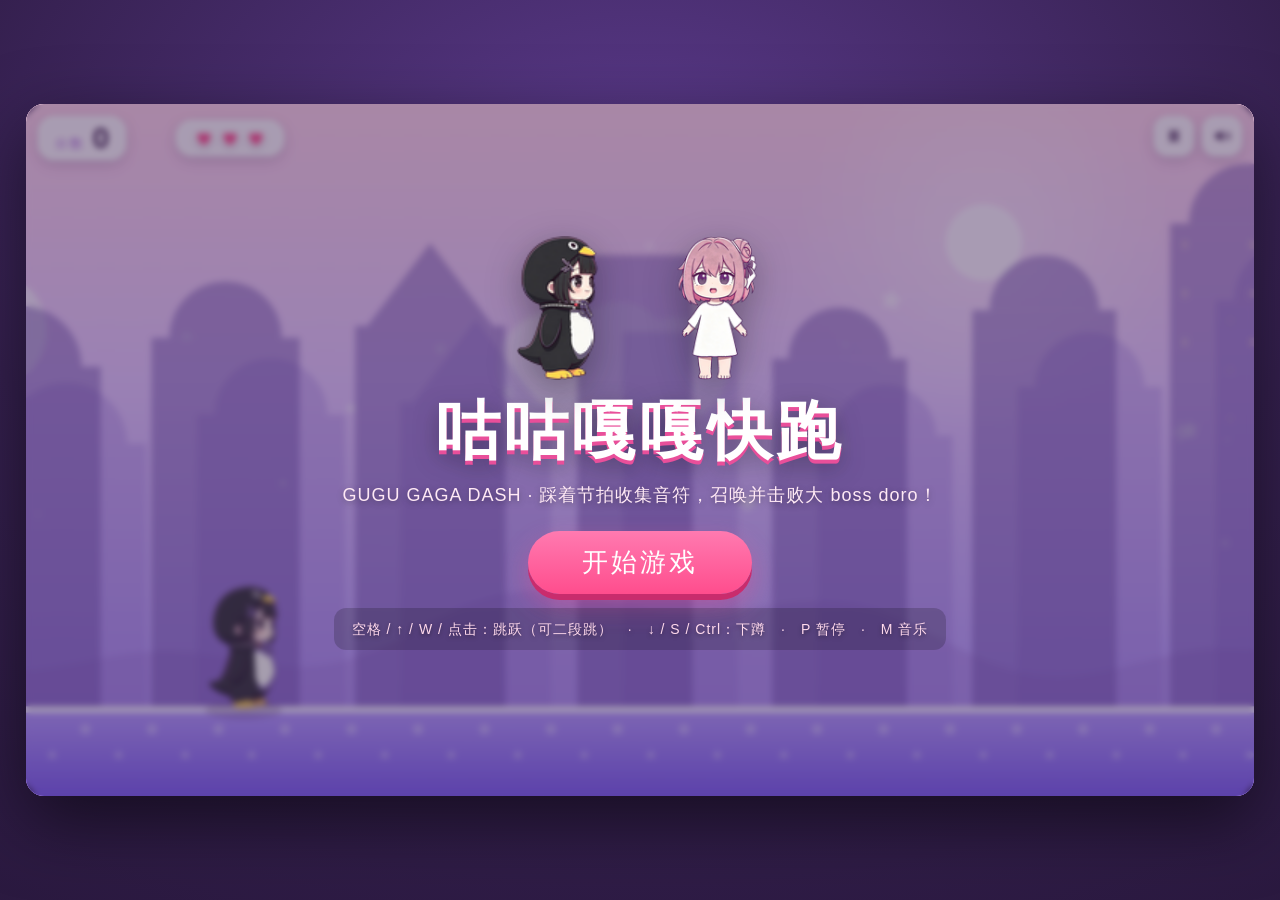
<file: projects/gugugaga-run/index.html>
<!DOCTYPE html>
<html lang="zh-CN">
<head>
<meta charset="UTF-8">
<meta name="viewport" content="width=device-width, initial-scale=1.0">
<title>咕咕嘎嘎快跑 · GUGU GAGA DASH</title>
<link rel="preconnect" href="https://miaoda.feishu.cn">
<link rel="stylesheet" href="https://miaoda.feishu.cn/fonts/css2?family=Baloo+2:wght@600;800&family=ZCOOL+KuaiLe&display=swap">
<style>
  * { margin:0; padding:0; box-sizing:border-box; -webkit-tap-highlight-color:transparent; }
  html,body { height:100%; }
  body {
    background: radial-gradient(120% 120% at 50% 20%, #5b3a8c 0%, #35204f 45%, #241536 100%);
    display:flex; align-items:center; justify-content:center; overflow:hidden;
    font-family:'ZCOOL KuaiLe','Baloo 2','PingFang SC','Microsoft YaHei',sans-serif;
    color:#4a2b57; user-select:none; -webkit-user-select:none;
  }
  #wrap {
    position:relative; width:min(96vw, calc(94vh * 16 / 9)); aspect-ratio:16/9;
    border-radius:18px; overflow:hidden; box-shadow:0 24px 70px rgba(0,0,0,.55);
    background:#ffd9ec; touch-action:manipulation; cursor:pointer;
  }
  canvas { position:absolute; inset:0; width:100%; height:100%; display:block; }

  /* ===== HUD ===== */
  #hud { position:absolute; inset:0; z-index:5; pointer-events:none; font-family:'Baloo 2','ZCOOL KuaiLe','PingFang SC',sans-serif; }
  #hud .chip {
    position:absolute; background:rgba(255,255,255,.82); border:3px solid #fff;
    border-radius:16px; box-shadow:0 4px 14px rgba(74,43,87,.22); padding:4px 14px;
  }
  #scoreBox { top:12px; left:12px; display:flex; align-items:baseline; gap:8px; }
  #scoreLabel { font-size:13px; color:#b06bd9; letter-spacing:2px; }
  #scoreVal { font-size:30px; font-weight:800; color:#4a2b57; line-height:1; }
  #hearts { top:16px; left:150px; display:flex; gap:4px; padding:6px 10px; }
  #hearts svg { width:22px; height:22px; display:block; filter:drop-shadow(0 2px 3px rgba(74,43,87,.25)); }
  #combo { top:56px; left:12px; font-size:24px; font-weight:800; color:#ff5f8f;
    text-shadow:0 2px 0 #fff, 0 4px 10px rgba(255,95,143,.45); display:none; }
  #combo.show { display:block; animation:comboPop .25s ease; }
  @keyframes comboPop { 0%{transform:scale(1.6)} 100%{transform:scale(1)} }
  #bossWrap { position:absolute; top:14px; left:50%; transform:translateX(-50%);
    width:min(42%,320px); display:none; flex-direction:column; align-items:center; gap:4px; }
  #bossName { font-size:15px; color:#fff; background:#4a2b57; padding:2px 14px; border-radius:999px;
    box-shadow:0 3px 8px rgba(0,0,0,.3); letter-spacing:1px; }
  #bossBar { width:100%; height:14px; background:rgba(74,43,87,.25); border:3px solid #fff;
    border-radius:999px; overflow:hidden; box-shadow:0 3px 10px rgba(74,43,87,.25); }
  #bossFill { height:100%; width:100%; background:linear-gradient(90deg,#ff6fa5,#ff9d4d);
    border-radius:999px; transition:width .18s ease; }
  #topBtns { position:absolute; top:12px; right:12px; display:flex; gap:8px; }
  #topBtns button {
    pointer-events:auto; width:40px; height:40px; border-radius:14px; border:3px solid #fff;
    background:rgba(255,255,255,.82); box-shadow:0 4px 14px rgba(74,43,87,.22);
    display:flex; align-items:center; justify-content:center; cursor:pointer; transition:transform .12s;
  }
  #topBtns button:hover { transform:scale(1.08); }
  #topBtns button:active { transform:scale(.94); }
  #topBtns svg { width:20px; height:20px; fill:#4a2b57; }
  #topBtns button.off svg { fill:#c9a8d9; }

  /* ===== 覆盖层 ===== */
  .screen { position:absolute; inset:0; z-index:10; display:flex; flex-direction:column;
    align-items:center; justify-content:center; gap:14px; text-align:center;
    background:rgba(52,31,76,.42); backdrop-filter:blur(3px); -webkit-backdrop-filter:blur(3px);
    padding:20px; }
  .screen.hidden { display:none !important; }
  .screen h1 { font-size:clamp(34px,6.5vw,64px); color:#fff; letter-spacing:4px;
    text-shadow:0 4px 0 #e94f9a, 0 8px 24px rgba(0,0,0,.35); line-height:1.1; }
  .screen h2 { font-size:clamp(26px,4.4vw,44px); color:#fff; letter-spacing:3px;
    text-shadow:0 3px 0 #e94f9a, 0 6px 18px rgba(0,0,0,.35); }
  .sub { color:#ffe9f5; font-size:clamp(13px,1.8vw,18px); letter-spacing:1px;
    text-shadow:0 2px 6px rgba(0,0,0,.35); max-width:70%; line-height:1.7; }
  .titleArt { display:flex; align-items:flex-end; gap:26px; margin-bottom:2px; }
  .titleArt img { height:clamp(80px,16vh,150px); filter:drop-shadow(0 10px 18px rgba(0,0,0,.35)); }
  .titleArt .peng { animation:bob 1.1s ease-in-out infinite; }
  .titleArt .doro { animation:bob 1.3s ease-in-out infinite reverse; }
  @keyframes bob { 0%,100%{transform:translateY(0)} 50%{transform:translateY(-10px)} }
  .bigBtn {
    font-family:inherit; font-size:clamp(18px,2.6vw,26px); color:#fff; letter-spacing:3px;
    background:linear-gradient(180deg,#ff7ab0,#ff4d8d); border:none; border-radius:999px;
    padding:14px 54px; cursor:pointer; box-shadow:0 6px 0 #c92c6d, 0 12px 26px rgba(233,79,154,.45);
    transition:transform .12s, box-shadow .12s; margin-top:6px;
  }
  .bigBtn:hover { transform:translateY(-2px) scale(1.03); }
  .bigBtn:active { transform:translateY(3px); box-shadow:0 2px 0 #c92c6d, 0 6px 14px rgba(233,79,154,.4); }
  .bigBtn.green { background:linear-gradient(180deg,#7ad7a8,#43b983); box-shadow:0 6px 0 #2c8a5c, 0 12px 26px rgba(67,185,131,.45); }
  .bigBtn.ghost { background:rgba(255,255,255,.16); border:3px solid rgba(255,255,255,.8);
    box-shadow:0 6px 0 rgba(255,255,255,.25), 0 10px 20px rgba(0,0,0,.2); }
  .btnRow { display:flex; gap:14px; flex-wrap:wrap; justify-content:center; }
  .hint { color:#ffd9ec; font-size:clamp(11px,1.4vw,14px); letter-spacing:1px; line-height:1.9;
    text-shadow:0 2px 4px rgba(0,0,0,.4); background:rgba(0,0,0,.18); padding:8px 18px; border-radius:12px; }
  .stats { display:flex; gap:12px; flex-wrap:wrap; justify-content:center; }
  .stat { background:rgba(255,255,255,.9); border:3px solid #fff; border-radius:16px;
    padding:8px 20px; box-shadow:0 4px 14px rgba(74,43,87,.22); min-width:110px; }
  .stat .k { font-size:12px; color:#b06bd9; letter-spacing:2px; }
  .stat .v { font-size:26px; font-weight:800; color:#4a2b57; line-height:1.2; }
  .banner {
    position:absolute; top:22%; left:50%; transform:translate(-50%,-50%) scale(0);
    z-index:8; background:#ff4d8d; color:#fff; font-size:clamp(20px,3.4vw,34px);
    padding:12px 36px; border-radius:999px; letter-spacing:3px; border:4px solid #fff;
    box-shadow:0 8px 30px rgba(0,0,0,.4); white-space:nowrap; opacity:0;
  }
  .banner.pop { animation:bannerPop 1.6s cubic-bezier(.2,1.4,.4,1) forwards; }
  @keyframes bannerPop {
    0%{transform:translate(-50%,-50%) scale(0); opacity:0}
    14%{transform:translate(-50%,-50%) scale(1.15); opacity:1}
    24%{transform:translate(-50%,-50%) scale(1); opacity:1}
    82%{transform:translate(-50%,-50%) scale(1); opacity:1}
    100%{transform:translate(-50%,-50%) scale(.9); opacity:0}
  }
  .loading { color:#fff; font-size:16px; letter-spacing:2px; }
  @media (max-width:640px) {
    #hearts { left:12px; top:62px; }
    #scoreVal { font-size:24px; }
    #topBtns { top:8px; right:8px; gap:6px; }
    #topBtns button { width:40px; height:40px; }
    .hint { font-size:12px; }
  }
</style>
</head>
<body>
<div id="wrap">
  <canvas id="game" width="960" height="540"></canvas>

  <!-- HUD -->
  <div id="hud">
    <div class="chip" id="scoreBox"><span id="scoreLabel">分数</span><span id="scoreVal">0</span></div>
    <div class="chip" id="hearts"></div>
    <div id="combo">COMBO ×<span id="comboVal">1</span></div>
    <div id="bossWrap">
      <div id="bossName">doro</div>
      <div id="bossBar"><div id="bossFill"></div></div>
    </div>
    <div id="topBtns">
      <button id="btnPause" title="暂停 (P)"><svg viewBox="0 0 24 24"><path d="M7 5h4v14H7zM13 5h4v14h-4z"/></svg></button>
      <button id="btnMute" title="音乐 (M)"><svg viewBox="0 0 24 24"><path d="M4 9v6h4l5 4V5L8 9H4z"/><path d="M16.5 8.5a5 5 0 0 1 0 7"/><path d="M19 6a8 8 0 0 1 0 12"/></svg></button>
    </div>
  </div>

  <div id="banner" class="banner"></div>

  <!-- 标题 -->
  <div id="screenTitle" class="screen">
    <div class="titleArt">
      <img class="peng" src="assets/player.png" alt="咕咕嘎嘎">
      <img class="doro" src="assets/boss.png" alt="doro">
    </div>
    <h1>咕咕嘎嘎快跑</h1>
    <div class="sub">GUGU GAGA DASH · 踩着节拍收集音符，召唤并击败大 boss doro！</div>
    <button id="btnStart" class="bigBtn">开始游戏</button>
    <div class="hint">空格 / ↑ / W / 点击：跳跃（可二段跳）　·　↓ / S / Ctrl：下蹲　·　P 暂停　·　M 音乐</div>
    <div id="loadingText" class="loading">素材加载中…</div>
  </div>

  <!-- 暂停 -->
  <div id="screenPause" class="screen hidden">
    <h2>暂停中</h2>
    <div class="btnRow">
      <button id="btnResume" class="bigBtn green">继续</button>
      <button id="btnRestart" class="bigBtn ghost">重新开始</button>
      <button id="btnQuit" class="bigBtn ghost">回标题</button>
    </div>
  </div>

  <!-- 游戏结束 -->
  <div id="screenOver" class="screen hidden">
    <h2>咕咕嘎嘎倒下了…</h2>
    <div class="stats">
      <div class="stat"><div class="k">本局分数</div><div class="v" id="overScore">0</div></div>
      <div class="stat"><div class="k">最高纪录</div><div class="v" id="overBest">0</div></div>
      <div class="stat"><div class="k">最大连击</div><div class="v" id="overCombo">0</div></div>
      <div class="stat"><div class="k">收集音符</div><div class="v" id="overNotes">0</div></div>
    </div>
    <div class="btnRow">
      <button id="btnRetry" class="bigBtn">再来一局</button>
      <button id="btnHome" class="bigBtn ghost">回标题</button>
    </div>
  </div>

  <!-- 胜利 -->
  <div id="screenWin" class="screen hidden">
    <h2>胜利！咕咕嘎嘎打败了 doro！</h2>
    <div class="stats">
      <div class="stat"><div class="k">本局分数</div><div class="v" id="winScore">0</div></div>
      <div class="stat"><div class="k">最高纪录</div><div class="v" id="winBest">0</div></div>
      <div class="stat"><div class="k">最大连击</div><div class="v" id="winCombo">0</div></div>
      <div class="stat"><div class="k">收集音符</div><div class="v" id="winNotes">0</div></div>
    </div>
    <div class="btnRow">
      <button id="btnAgain" class="bigBtn">再来一局</button>
      <button id="btnHome2" class="bigBtn ghost">回标题</button>
    </div>
  </div>
</div>

<script>
"use strict";
/* ============ 常量 ============ */
const W = 960, H = 540;
const GROUND = 470;                       // 地面高度（脚底 y）
const GRAV = 2150, JUMP_V = 720, JUMP_V2 = 650;
const BEAT = 60 / 128;                    // 一拍时长（128 BPM）
const STEP_16 = BEAT / 4;                 // 十六分音符
const rand = (a, b) => a + Math.random() * (b - a);
const pick = (arr) => arr[(Math.random() * arr.length) | 0];
const clamp = (v, a, b) => v < a ? a : v > b ? b : v;
const midiHz = (m) => 440 * Math.pow(2, (m - 69) / 12);

/* ============ DOM ============ */
const $ = (id) => document.getElementById(id);
const cv = $('game'), ctx = cv.getContext('2d');
const elScore = $('scoreVal'), elCombo = $('combo'), elComboVal = $('comboVal'),
      elHearts = $('hearts'), elBossWrap = $('bossWrap'), elBossFill = $('bossFill'),
      banner = $('banner'), loadingText = $('loadingText');

/* ============ 素材 ============ */
const imgs = { player: new Image(), boss: new Image(), bg: new Image() };
imgs.player.src = 'assets/player.png';
imgs.boss.src = 'assets/boss.png';
imgs.bg.src = 'assets/bg.jpg';
let imgLoaded = 0, imgReady = false;
const readyImg = () => {
  imgLoaded++;
  if (imgLoaded >= 3) {
    imgReady = true;
    loadingText.textContent = '';
    $('btnStart').disabled = false;
  }
};
imgs.player.onload = readyImg;
imgs.boss.onload = readyImg;
imgs.bg.onload = readyImg;

/* ============ 音频引擎（Web Audio 程序化配乐） ============ */
let AC = null, masterGain = null, musicGain = null, sfxGain = null;
let musicOn = true, musicStep = 0, nextStepT = 0, schedTimer = null;
const BASS = [33, 33, 45, 33, 40, 40, 43, 40, 38, 38, 50, 38, 43, 43, 47, 43,
              33, 33, 45, 33, 40, 40, 43, 40, 45, 43, 40, 38, 47, 50, 52, 50];
const LEAD = [72, null, 76, null, 79, null, 84, null, 79, null, 76, null, 72, null, 74, null,
              76, null, 79, null, 83, null, 79, null, 76, null, 74, null, 71, null, 67, null];

function ensureAudio() {
  if (AC) { if (AC.state === 'suspended') AC.resume(); return; }
  AC = new (window.AudioContext || window.webkitAudioContext)();
  masterGain = AC.createGain(); masterGain.gain.value = musicOn ? 1 : 0; masterGain.connect(AC.destination);
  musicGain = AC.createGain(); musicGain.gain.value = 0.20; musicGain.connect(masterGain);
  sfxGain = AC.createGain(); sfxGain.gain.value = 0.55; sfxGain.connect(masterGain);
  musicStep = 0; nextStepT = AC.currentTime + 0.08;
  schedTimer = setInterval(scheduleMusic, 30);
}
function currentBeat() { return AC ? (musicStep / 4 + (AC.currentTime - nextStepT) / BEAT) : (game.t / BEAT); }
function toggleMusic() {
  musicOn = !musicOn;
  $('btnMute').classList.toggle('off', !musicOn);
  if (masterGain) masterGain.gain.value = musicOn ? 1 : 0;
}
function tone(freq, t, dur, type, vol, glideTo, dest) {
  if (!AC) return;
  const o = AC.createOscillator(), g = AC.createGain();
  o.type = type; o.frequency.setValueAtTime(freq, t);
  if (glideTo) o.frequency.exponentialRampToValueAtTime(Math.max(20, glideTo), t + dur);
  g.gain.setValueAtTime(0, t);
  g.gain.linearRampToValueAtTime(vol, t + 0.008);
  g.gain.exponentialRampToValueAtTime(0.001, t + dur);
  o.connect(g); g.connect(dest || sfxGain);
  o.start(t); o.stop(t + dur + 0.02);
}
function noise(t, dur, vol, filterFreq, dest) {
  if (!AC) return;
  const len = Math.max(1, (dur * AC.sampleRate) | 0);
  const buf = AC.createBuffer(1, len, AC.sampleRate);
  const d = buf.getChannelData(0);
  for (let i = 0; i < len; i++) d[i] = (Math.random() * 2 - 1) * (1 - i / len);
  const src = AC.createBufferSource(); src.buffer = buf;
  const f = AC.createBiquadFilter(); f.type = 'lowpass'; f.frequency.value = filterFreq;
  const g = AC.createGain(); g.gain.setValueAtTime(vol, t);
  g.gain.exponentialRampToValueAtTime(0.001, t + dur);
  src.connect(f); f.connect(g); g.connect(dest || sfxGain);
  src.start(t);
}
function scheduleMusic() {
  if (!AC) return;
  while (nextStepT < AC.currentTime + 0.14) {
    const s = musicStep % 32, t = nextStepT;
    if (s % 4 === 0) tone(150, t, 0.14, 'sine', 0.9, 48, musicGain);               // 底鼓
    if (s % 8 === 4) noise(t, 0.06, 0.28, 2600, musicGain);                          // 军鼓
    if (s % 2 === 1) noise(t, 0.03, 0.10, 9000, musicGain);                          // 踩镲
    if (BASS[s] != null) tone(midiHz(BASS[s]), t, STEP_16 * 1.9, 'triangle', 0.42, 0, musicGain);
    if (LEAD[s] != null) tone(midiHz(LEAD[s]), t, STEP_16 * 1.4, 'square', 0.10, 0, musicGain);
    nextStepT += STEP_16; musicStep++;
  }
}
function sfxJump() { tone(320, AC ? AC.currentTime : 0, 0.13, 'sine', 0.5, 680); }
function sfxDoubleJump() { tone(420, AC ? AC.currentTime : 0, 0.15, 'sine', 0.5, 980); }
function sfxCollect() {
  const t = AC ? AC.currentTime : 0;
  tone(880, t, 0.10, 'sine', 0.5); tone(1318, t + 0.07, 0.16, 'sine', 0.5);
}
function sfxHurt() { const t = AC ? AC.currentTime : 0; tone(320, t, 0.30, 'sawtooth', 0.5, 70); noise(t, 0.2, 0.3, 1200); }
function sfxRoar() { const t = AC ? AC.currentTime : 0; tone(110, t, 0.6, 'sawtooth', 0.6, 55); noise(t, 0.5, 0.35, 500); }
function sfxStomp() { tone(140, AC ? AC.currentTime : 0, 0.22, 'sine', 0.8, 40); }
function sfxHitBoss() { tone(520, AC ? AC.currentTime : 0, 0.09, 'square', 0.4, 660); }
function sfxItem() { const t = AC ? AC.currentTime : 0; tone(880, t, 0.09, 'sine', 0.35, 1320); tone(1320, t + 0.08, 0.12, 'sine', 0.3, 1760); }
function sfxWin() { const t = AC ? AC.currentTime : 0; [72, 76, 79, 84, 88].forEach((n, i) => tone(midiHz(n), t + i * 0.11, 0.28, 'square', 0.22)); }
function sfxLose() { const t = AC ? AC.currentTime : 0; [72, 67, 64, 60].forEach((n, i) => tone(midiHz(n), t + i * 0.16, 0.3, 'triangle', 0.35)); }

/* ============ 输入 ============ */
const keys = {};
let crouchKey = false;
document.addEventListener('keydown', (e) => {
  if (e.code === 'Space' || e.code === 'ArrowUp' || e.code === 'KeyW') {
    e.preventDefault();
    if (!e.repeat) queueJump();
  } else if (e.code === 'ArrowDown' || e.code === 'KeyS' || e.code === 'ControlLeft' || e.code === 'ControlRight') {
    e.preventDefault();
    crouchKey = true;
  } else if (e.code === 'KeyP' || e.code === 'Escape') togglePause();
  else if (e.code === 'KeyM') toggleMusic();
  else if (e.code === 'Enter') {
    if (game.mode === 'title') startGame();
    else if (game.mode === 'gameover' || game.mode === 'victory') startGame();
  }
});
document.addEventListener('keyup', (e) => {
  if (e.code === 'ArrowDown' || e.code === 'KeyS' || e.code === 'ControlLeft' || e.code === 'ControlRight') crouchKey = false;
});
function queueJump() {
  if (game.mode === 'title') { startGame(); return; }
  if (game.mode === 'pause') { return; }
  if (game.mode === 'running' || game.mode === 'boss' || game.mode === 'bossintro') {
    ensureAudio();
    pl.jumpBuf = 0.14;
  }
}
cv.addEventListener('pointerdown', (e) => {
  e.preventDefault();
  if (game.mode === 'title') { startGame(); return; }
  if (game.mode === 'running' || game.mode === 'boss' || game.mode === 'bossintro') {
    ensureAudio();
    pl.jumpBuf = 0.14;
  }
});
document.addEventListener('visibilitychange', () => { if (document.hidden && game.mode !== 'title') setPaused(true); });

/* ============ 游戏状态 ============ */
const game = {
  mode: 'title', t: 0, runT: 0, speed: 330, scroll: 0,
  score: 0, combo: 0, maxCombo: 0, hearts: 3,
  notesGot: 0,
  bossHp: 10, bossMax: 10, bossActive: false, bossIntroT: 0, bossFlash: 0,
  nextSpawnBeat: 4, nextBossBeat: 0, lastPattern: '', nextItemBeat: 0,
  lastJumpObstacleBeat: -99,
  obstacles: [], notes: [], waves: [], parts: [], pops: [], confetti: [], items: [], rings: [],
  invincible: 0, magnet: 0, doubleT: 0,
  invuln: 0, shake: 0, hitStop: 0, winT: 0, best: 0
};
try { game.best = parseInt(localStorage.getItem('guguBest') || '0', 10) || 0; } catch (e) { game.best = 0; }

const pl = { x: 170, y: GROUND, w: 58, h: 64, vy: 0, jumps: 0, grounded: true, coyote: 0,
             jumpBuf: 0, runPhase: 0, squashX: 1, squashY: 1, rot: 0, invuln: 0, crouching: false, crouchBuf: 0 };
const boss = { x: W - 190, y: GROUND, w: 118, h: 128, homeX: W - 190, vx: 0, vy: 0,
               mode: 'idle', timer: 0, squash: 1, flash: 0, active: false, bob: 0 };

/* ============ 重置 ============ */
function resetGame() {
  game.mode = 'running'; game.t = 0; game.runT = 0; game.speed = 330; game.scroll = 0;
  game.score = 0; game.combo = 0; game.maxCombo = 0; game.hearts = 3;
  game.notesGot = 0; game.bossHp = game.bossMax; game.bossActive = false; game.bossIntroT = 0;
  game.nextSpawnBeat = currentBeat() + 3; game.nextBossBeat = 0; game.lastPattern = '';
  game.lastJumpObstacleBeat = -99;
  game.obstacles = []; game.notes = []; game.waves = []; game.parts = []; game.pops = []; game.confetti = []; game.items = []; game.rings = [];
  game.invincible = 0; game.magnet = 0; game.doubleT = 0;
  game.nextItemBeat = currentBeat() + rand(6, 10);
  game.invuln = 0; game.shake = 0; game.hitStop = 0; game.winT = 0;
  pl.x = 170; pl.y = GROUND; pl.vy = 0; pl.jumps = 0; pl.grounded = true; pl.coyote = 0;
  pl.jumpBuf = 0; pl.squashX = 1; pl.squashY = 1; pl.rot = 0; pl.invuln = 0;
  boss.x = boss.homeX; boss.y = GROUND; boss.vx = 0; boss.vy = 0;
  boss.mode = 'idle'; boss.timer = 0; boss.squash = 1; boss.flash = 0; boss.active = false; boss.bob = 0;
  elBossWrap.style.display = 'none';
  hideScreen($('screenPause'));
}
/* ============ 生成与实体 ============ */
function noteAt(x, y, bossNote, v) {
  return { x, y, r: 20, taken: false, spawnX: x, spawnBeat: currentBeat(), kind: 'note', bossNote: !!bossNote, v: v || 0 };
}
function noteArriveBeat(n) { return n.spawnBeat + (n.spawnX - pl.x) / game.speed / BEAT; }

function spawnNoteLine() {
  const baseX = W + 60, n = 4 + (Math.random() < 0.5 ? 1 : 0), sp = game.speed * 0.45;
  for (let i = 0; i < n; i++) {
    game.notes.push(noteAt(baseX + i * sp, (i % 2 === 0 ? GROUND - 30 : GROUND - 112)));
  }
}
function spawnObstacle() {
  const count = 1 + (Math.random() < 0.4 ? 1 : 0);
  let x = W + 60;
  for (let i = 0; i < count; i++) {
    const t = Math.random();
    if (t < 0.55) game.obstacles.push({ x, y: GROUND - 46, w: 46, h: 46, kind: 'spike', dead: false });
    else game.obstacles.push({ x, y: GROUND - 58, w: 56, h: 58, kind: 'block', dead: false });
    x += game.speed * rand(0.78, 1.05);
  }
  return count > 1;
}
function spawnMixed() {
  const x = W + 60;
  if (Math.random() < 0.6) game.obstacles.push({ x, y: GROUND - 46, w: 46, h: 46, kind: 'spike', dead: false });
  else game.obstacles.push({ x, y: GROUND - 58, w: 56, h: 58, kind: 'block', dead: false });
  const gapX = x + game.speed * 0.9;
  for (let i = 0; i < 3; i++) game.notes.push(noteAt(gapX + i * game.speed * 0.45, (i % 2 === 0 ? GROUND - 30 : GROUND - 112)));
}
function spawnBarrier() {
  const x = W + 60;
  game.obstacles.push({ x, y: 0, w: 46, h: GROUND - 104, kind: 'barrier', dead: false });
  game.notes.push(noteAt(x - game.speed * 0.5, GROUND - 30));
}
function spawnRoof() {
  // 顶部横杆：底部在 GROUND-50，站立会撞、下蹲可通过
  const x = W + 60;
  game.obstacles.push({ x, y: 0, w: 72, h: GROUND - 50, kind: 'roof', dead: false });
}
function spawnItem() {
  const r = Math.random();
  const kind = r < 0.30 ? 'star' : r < 0.55 ? 'magnet' : r < 0.80 ? 'double' : 'heart';
  const air = Math.random() < 0.45;
  game.items.push({ x: W + 60, y: air ? GROUND - 118 : GROUND - 48, w: 46, h: 48, kind, dead: false, t: 0 });
}
function spawnPattern() {
  const beat = currentBeat();
  const r = Math.random(), rush = game.runT > 28 && Math.random() < 0.4;
  // 屋顶/低杆保护：距上一个跳跃元素（障碍或高音符）≥4.5 拍才生成；
  // 且前方 900px 内无未收集高音符（玩家跳高音符时横杆不可压顶）
  const hangClear = beat - game.lastJumpObstacleBeat >= 4.5;
  const highNoteAhead = game.notes.some(n => !n.taken && n.x > pl.x && n.x < pl.x + 900 && n.y < GROUND - 70);
  let kind = 'note';
  if (r < 0.30) kind = 'note';
  else if (r < 0.56) kind = 'obstacle';
  else if (r < 0.74) kind = 'mixed';
  else if (r < 0.88 && hangClear && !highNoteAhead) kind = 'barrier';
  else if (hangClear && !highNoteAhead) kind = 'roof';
  let dbl = false;
  if (kind === 'note') spawnNoteLine();
  else if (kind === 'obstacle') { dbl = spawnObstacle(); game.lastJumpObstacleBeat = beat; }
  else if (kind === 'mixed') { spawnMixed(); game.lastJumpObstacleBeat = beat; }
  else if (kind === 'barrier') spawnBarrier();
  else spawnRoof();
  // 间隔：横杆或双障碍的第二个（屏幕外）会侵入下个模式领地，强制拉开 4.5 拍
  let gap = rush ? 2 : (Math.random() < 0.45 ? 4 : 2);
  if (kind === 'roof' || kind === 'barrier' || dbl) gap = 4.5;
  game.nextSpawnBeat += gap;
}

/* ============ 玩家物理 ============ */
function updatePlayer(dt) {
  pl.jumpBuf = Math.max(0, pl.jumpBuf - dt);
  pl.coyote = pl.grounded ? 0.09 : Math.max(0, pl.coyote - dt);
  const wasGround = pl.grounded;
  pl.vy += GRAV * dt;
  pl.y += pl.vy * dt;
  if (pl.y >= GROUND) {
    if (!wasGround) landFX();
    pl.y = GROUND; pl.vy = 0; pl.grounded = true; pl.jumps = 0;
  } else pl.grounded = false;
  pl.invuln = Math.max(0, pl.invuln - dt);
  // 下蹲状态：按键或缓冲（演示机器人）触发，起跳解除
  pl.crouchBuf = Math.max(0, pl.crouchBuf - dt);
  if (crouchKey || pl.crouchBuf > 0) pl.crouching = true;
  else pl.crouching = false;
  if (!pl.grounded && pl.crouching) pl.vy = Math.max(pl.vy, 420); // 空中按下蹲快速下落

  if (pl.jumpBuf > 0) {
    if (pl.grounded || pl.coyote > 0) doJump(JUMP_V, false);
    else if (pl.jumps < 2) doJump(JUMP_V2, true);
  }
  if (pl.grounded) pl.runPhase += dt * (11 + game.speed * 0.012);
  pl.squashX += (1 - pl.squashX) * Math.min(1, dt * 11);
  pl.squashY += (1 - pl.squashY) * Math.min(1, dt * 11);
  pl.rot += (0 - pl.rot) * Math.min(1, dt * 7);
}
function doJump(v, dbl) {
  pl.vy = -v; pl.grounded = false; pl.coyote = 0; pl.jumpBuf = 0;
  pl.crouching = false; pl.crouchBuf = 0;
  pl.squashX = 1.35; pl.squashY = 0.68;
  if (dbl) { pl.jumps = 2; pl.rot = -0.5; sfxDoubleJump(); }
  else { pl.jumps = 1; sfxJump(); }
  spawnDust(pl.x, GROUND, 5);
}
function landFX() {
  pl.squashX = 0.72; pl.squashY = 1.32; pl.rot = 0;
  spawnDust(pl.x, GROUND, 8);
}

/* ============ 跑酷阶段 ============ */
function updateRunning(dt) {
  game.runT += dt;
  game.speed = Math.min(500, 330 + game.runT * 2.0 + game.notesGot * 3.0);
  const beat = currentBeat();
  let guard = 0;
  while (beat >= game.nextSpawnBeat && guard++ < 3) spawnPattern();
  if (beat >= game.nextItemBeat) {
    spawnItem();
    game.nextItemBeat = beat + rand(5, 9);
  }
  moveEntities(dt);
  collisions();
  cleanEntities();
  maybeStartBoss();
}
function moveEntities(dt) {
  for (const o of game.obstacles) o.x -= game.speed * dt;
  for (const n of game.notes) n.x -= (n.v || game.speed) * dt;
  for (const w of game.waves) w.x -= w.v * dt;
  for (const it of game.items) it.x -= game.speed * dt;
  if (game.magnet > 0) {
    for (const n of game.notes) {
      if (!n.taken && n.x > pl.x && n.x - pl.x < 190) n.x -= (n.x - pl.x - 12) * Math.min(1, dt * 5);
    }
  }
}
function cleanEntities() {
  game.obstacles = game.obstacles.filter(o => !o.dead && o.x > -80);
  game.notes = game.notes.filter(n => !n.taken && n.x > -80);
  game.waves = game.waves.filter(w => !w.dead && w.x > -80);
  game.items = game.items.filter(it => !it.dead && it.x > -80);
}

/* ============ BOSS 战 ============ */
function startBossIntro() {
  game.mode = 'bossintro'; game.bossIntroT = 2.3;
  boss.active = true; elBossWrap.style.display = 'flex';
  bannerShow('危险！doro 出现了！');
  sfxRoar(); game.shake = 16;
  for (const n of game.notes) spawnBurst(n.x, n.y, '#ffffff', 4);
  game.notes = []; game.obstacles = []; game.waves = []; game.items = []; game.rings = [];
}
function updateBossIntro(dt) {
  game.bossIntroT -= dt;
  boss.x += (boss.homeX - boss.x) * Math.min(1, dt * 2.2);
  boss.bob += dt * 3;
  if (game.bossIntroT <= 0) {
    game.mode = 'boss'; game.nextBossBeat = currentBeat() + 2;
    boss.mode = 'idle'; boss.x = boss.homeX;
  }
}
function startBossPattern() {
  const low = game.bossHp <= game.bossMax * 0.4;
  const pool = low ? ['dash', 'dash', 'shock', 'volley', 'volley', 'spikes', 'slam'] : ['dash', 'shock', 'volley', 'volley', 'spikes', 'slam'];
  let p = pick(pool);
  if (p === game.lastPattern) p = pick(pool);
  game.lastPattern = p;
  boss.mode = p + 'Telegraph';
  boss.timer = p === 'dash' ? 0.55 : p === 'shock' ? 0.5 : p === 'volley' ? 0.65 : p === 'spikes' ? 0.65 : 0.7;
  const len = p === 'dash' ? 5 : p === 'shock' ? 6 : p === 'volley' ? 10 : p === 'spikes' ? 9 : 8;
  game.nextBossBeat = currentBeat() + len + 1;
}
function startVolley() {
  boss.mode = 'volley'; boss.timer = 1.2; boss.squash = 1.2;
  // 第一个音符距玩家约 1000px（原约 500px），拉开一倍提前量
  const x0 = boss.x + 400;
  for (let i = 0; i < 4; i++) {
    game.notes.push(noteAt(x0 - i * 264, (i % 2 === 0 ? GROUND - 30 : GROUND - 112), true, 440));
  }
}
function startSpikes() {
  boss.mode = 'spikes'; boss.timer = 1.2; boss.squash = 1.2;
  // 第一个尖刺距玩家约 1000px（原约 500px），并保证每个尖刺都有足够反应距离
  const x0 = boss.x + 400;
  for (let i = 0; i < 3; i++) {
    game.waves.push({ x: x0 - i * 368, y: i % 2 === 0 ? GROUND - 14 : GROUND - 116, w: 40, h: 34, v: 460, kind: 'spiky', dead: false });
  }
}
function updateBoss(dt) {
  boss.flash = Math.max(0, boss.flash - dt);
  boss.squash += (1 - boss.squash) * Math.min(1, dt * 10);
  if (game.mode === 'boss' && boss.mode === 'idle' && currentBeat() >= game.nextBossBeat) startBossPattern();
  switch (boss.mode) {
    case 'idle': boss.bob += dt * 3; break;
    case 'dashTelegraph':
      boss.squash = 0.8; boss.timer -= dt;
      if (boss.timer <= 0) { boss.mode = 'dash'; boss.vx = -680; sfxStomp(); }
      break;
    case 'dash':
      boss.x += boss.vx * dt;
      if (boss.x < 130) boss.vx = 560;
      if (boss.x >= boss.homeX) { boss.x = boss.homeX; boss.vx = 0; boss.mode = 'idle'; spawnDust(boss.x, GROUND, 6); }
      break;
    case 'shockTelegraph':
      boss.squash = 1.25; boss.timer -= dt;
      if (boss.timer <= 0) {
        boss.mode = 'idle'; sfxStomp(); game.shake = 8;
        // 首个冲击波距玩家约 390px（原约 195px），拉开一倍提前量
        game.waves.push({ x: boss.x + 135, y: GROUND - 16, w: 46, h: 26, v: 460, kind: 'wave', dead: false });
        game.waves.push({ x: boss.x - 210, y: GROUND - 16, w: 46, h: 26, v: 460, kind: 'wave', dead: false });
      }
      break;
    case 'volleyTelegraph':
      boss.squash = 0.85; boss.timer -= dt;
      if (boss.timer <= 0) startVolley();
      break;
    case 'volley':
      boss.bob += dt * 3; boss.timer -= dt;
      if (boss.timer <= 0) boss.mode = 'idle';
      break;
    case 'spikesTelegraph':
      boss.squash = 0.85; boss.timer -= dt;
      if (boss.timer <= 0) startSpikes();
      break;
    case 'spikes':
      boss.bob += dt * 3; boss.timer -= dt;
      if (boss.timer <= 0) boss.mode = 'idle';
      break;
    case 'slamTelegraph':
      boss.squash = 1.3; boss.timer -= dt;
      if (boss.timer <= 0) { boss.mode = 'slam'; boss.vy = -720; }
      break;
    case 'slam':
      boss.vy += GRAV * 1.1 * dt; boss.y += boss.vy * dt;
      if (boss.y >= GROUND) {
        boss.y = GROUND; boss.vy = 0; boss.mode = 'idle';
        game.shake = 14; sfxStomp(); spawnDust(boss.x, GROUND, 14);
        // 首个冲击波距玩家约 340px（原约 170px），拉开一倍提前量
        game.waves.push({ x: boss.x + 130, y: GROUND - 16, w: 46, h: 26, v: 520, kind: 'wave', dead: false });
        game.waves.push({ x: boss.x - 260, y: GROUND - 16, w: 46, h: 26, v: 520, kind: 'wave', dead: false });
      }
      break;
    case 'stun': boss.bob += dt; break;
  }
  // 冲刺去程有伤害，返程安全；判定箱低于玩家跳跃最高点，保证可躲避
  if (boss.mode === 'dash' && boss.vx < 0 && game.mode === 'boss') {
    if (overlap(plBox(), { x: boss.x - 52, y: boss.y - 88, w: 104, h: 88 })) damagePlayer();
  }
}

/* ============ 碰撞 / 计分 ============ */
function plBox() { const ch = pl.crouching ? 36 : 64; return { x: pl.x - 29, y: pl.y - ch, w: 58, h: ch }; }
function overlap(a, b) { return a.x < b.x + b.w && a.x + a.w > b.x && a.y < b.y + b.h && a.y + a.h > b.y; }

function smashObstacle(o) {
  o.dead = true; game.shake = Math.max(game.shake, 5);
  game.score += 50;
  spawnBurst(o.x + o.w / 2, o.y + o.h / 2, '#ffd34d', 12);
  addPop(o.x + o.w / 2, o.y - 10, 'SMASH +50', '#ffd34d');
}
function damagePlayer() {
  if (game.invuln > 0 || game.invincible > 0 || (game.mode !== 'running' && game.mode !== 'boss')) return;
  if (DEMO) console.log('DEMO|HURT|t=' + game.t.toFixed(1) + '|mode=' + game.mode + '|bossMode=' + boss.mode + '|bossVx=' + boss.vx.toFixed(0) + '|hearts=' + game.hearts + '|py=' + pl.y.toFixed(0) + '|jumps=' + pl.jumps);
  game.hearts--; game.invuln = 1.3; pl.invuln = 1.3; game.shake = 10; game.hitStop = 0.07;
  sfxHurt(); game.combo = 0;
  addPop(pl.x, pl.y - 92, '咕！', '#ff4d8d');
  spawnBurst(pl.x, pl.y - 40, '#ff4d8d', 10);
  if (game.hearts <= 0) gameOver();
}
function collectNote(n) {
  n.taken = true;
  if (n.bossNote) {
    game.bossHp--; boss.flash = 0.28; boss.squash = 1.45; game.shake = Math.max(game.shake, 6);
    sfxHitBoss(); sfxCollect();
    addPop(boss.x, boss.y - 175, '-1 HP', '#ffd34d');
    spawnBurst(n.x, n.y, '#ffd34d', 8);
    // 受击反馈：doro 身上爆出粉金色粒子 + 扩散冲击环 + 金色星屑
    spawnBurst(boss.x, boss.y - 78, '#ff6fa5', 12);
    spawnBurst(boss.x, boss.y - 70, '#ffd34d', 7);
    game.rings.push({ x: boss.x, y: boss.y - 62, r: 8, maxR: 78, t: 0, life: 0.38, color: '#ffd34d', lw: 4 });
    game.rings.push({ x: boss.x, y: boss.y - 62, r: 4, maxR: 52, t: 0.07, life: 0.3, color: '#ff8fc4', lw: 3 });
    if (game.bossHp <= 0) victory();
    return;
  }
  const offset = Math.abs(currentBeat() - noteArriveBeat(n));
  const perfect = offset < 0.16;
  game.combo++; game.maxCombo = Math.max(game.maxCombo, game.combo);
  game.notesGot++;
  const add = ((perfect ? 100 : 50) + Math.min(100, game.combo * 8)) * (game.doubleT > 0 ? 2 : 1);
  game.score += add;
  sfxCollect();
  addPop(n.x, n.y - 34, (perfect ? 'PERFECT +' : 'GOOD +') + add, perfect ? '#ffd34d' : '#7ad7a8');
  spawnBurst(n.x, n.y, perfect ? '#ffd34d' : '#7ad7a8', perfect ? 12 : 7);
  maybeStartBoss();
}
function maybeStartBoss() {
  if (!boss.active && game.mode === 'running' && (game.score >= 5000 || game.runT >= 120)) startBossIntro();
}
function collectItem(it) {
  it.dead = true;
  const txt = it.kind === 'star' ? '无敌 6s!' : it.kind === 'magnet' ? '磁铁 8s!' : it.kind === 'double' ? '双倍 15s!' : '爱心 +1';
  const col = ITEM_COLORS[it.kind];
  if (it.kind === 'star') game.invincible = 6;
  else if (it.kind === 'magnet') game.magnet = 8;
  else if (it.kind === 'double') game.doubleT = 15;
  else { game.hearts = Math.min(3, game.hearts + 1); updateHearts(); }
  sfxItem();
  addPop(it.x, it.y - 26, txt, col);
  spawnBurst(it.x + it.w / 2, it.y + it.h / 2, col, 10);
}
function collisions() {
  const pb = plBox();
  for (const o of game.obstacles) {
    if (overlap(pb, o)) {
      if (game.invincible > 0) { smashObstacle(o); continue; }
      damagePlayer(); o.dead = true; break;
    }
  }
  for (const w of game.waves) {
    if (overlap(pb, w)) { damagePlayer(); w.dead = true; break; }
  }
  for (const it of game.items) {
    if (it.dead) continue;
    if (Math.abs(it.x + it.w / 2 - pl.x) < it.w / 2 + 26 && Math.abs(it.y + it.h / 2 - (pl.y - 32)) < it.h / 2 + 32) collectItem(it);
  }
  for (const n of game.notes) {
    if (n.taken) continue;
    if (Math.abs(n.x - pl.x) < n.r + 26 && Math.abs(n.y - (pl.y - 32)) < n.r + 30) collectNote(n);
    else if (!n.bossNote && n.x < pl.x - 48 && game.mode === 'running' && game.combo >= 5) {
      n.taken = true; game.combo = 0; addPop(n.x, n.y - 30, 'MISS', '#c9a8d9');
    }
  }
}

/* ============ 粒子 / 飘字 / 结局 ============ */
function spawnBurst(x, y, color, n) {
  for (let i = 0; i < n; i++) game.parts.push({ x, y, vx: rand(-170, 170), vy: rand(-270, -50), life: rand(0.3, 0.6), t: 0, color, size: rand(3, 6) });
}
function spawnDust(x, y, n) {
  for (let i = 0; i < n; i++) game.parts.push({ x: x + rand(-22, 22), y: y - rand(0, 6), vx: rand(-70, 70), vy: rand(-100, -25), life: rand(0.25, 0.5), t: 0, color: 'rgba(255,255,255,.85)', size: rand(3, 7) });
}
function addPop(x, y, text, color) { game.pops.push({ x, y, text, color, t: 0, life: 0.9 }); }
function spawnConfetti(n) {
  for (let i = 0; i < n; i++) game.confetti.push({
    x: rand(0, W), y: rand(-H, 0), vx: rand(-70, 70), vy: rand(90, 230),
    w: rand(6, 12), h: rand(6, 12), color: pick(['#ff6fa5', '#9b6bff', '#ffd34d', '#7ad7a8', '#5ec8f8']), rot: rand(0, 6), vr: rand(-7, 7)
  });
}
function victory() {
  game.mode = 'victory'; game.winT = 0; boss.mode = 'stun';
  sfxWin(); game.score += 500; game.shake = 10; spawnConfetti(80);
  saveBest();
  setTimeout(() => {
    $('winScore').textContent = game.score;
    $('winBest').textContent = game.best;
    $('winCombo').textContent = game.maxCombo;
    $('winNotes').textContent = game.notesGot;
    showScreen($('screenWin'));
  }, 1500);
}
function gameOver() {
  game.mode = 'gameover';
  sfxLose(); game.shake = 14; saveBest();
  setTimeout(() => {
    $('overScore').textContent = game.score;
    $('overBest').textContent = game.best;
    $('overCombo').textContent = game.maxCombo;
    $('overNotes').textContent = game.notesGot;
    showScreen($('screenOver'));
  }, 950);
}
function saveBest() {
  if (game.score > game.best) {
    game.best = game.score;
    try { localStorage.setItem('guguBest', String(game.best)); } catch (e) {}
  }
}

/* ============ 主更新 ============ */
function update(dt) {
  game.t += dt;
  game.shake = Math.max(0, game.shake - dt * 26);
  game.invuln = Math.max(0, game.invuln - dt);
  game.invincible = Math.max(0, game.invincible - dt);
  game.magnet = Math.max(0, game.magnet - dt);
  game.doubleT = Math.max(0, game.doubleT - dt);
  if (game.hitStop > 0) { game.hitStop -= dt; return; }

  if (game.mode === 'running') { updatePlayer(dt); updateRunning(dt); }
  else if (game.mode === 'bossintro') { updatePlayer(dt); updateBossIntro(dt); moveEntities(dt); cleanEntities(); }
  else if (game.mode === 'boss') { updatePlayer(dt); updateBoss(dt); moveEntities(dt); collisions(); cleanEntities(); }
  else if (game.mode === 'victory') { updatePlayer(dt); boss.bob += dt * 2; moveEntities(dt); cleanEntities(); }

  for (const p of game.parts) { p.t += dt; p.x += p.vx * dt; p.y += p.vy * dt; p.vy += 520 * dt; }
  game.parts = game.parts.filter(p => p.t < p.life);
  for (const r of game.rings) r.t += dt;
  game.rings = game.rings.filter(r => r.t < r.life);
  for (const p of game.pops) p.t += dt;
  game.pops = game.pops.filter(p => p.t < p.life);
  for (const c of game.confetti) {
    c.x += c.vx * dt; c.y += c.vy * dt; c.rot += c.vr * dt;
    if (c.y > H + 20) { c.y = -20; c.x = rand(0, W); }
  }
  game.scroll += game.speed * dt;
  if (game.mode === 'running' || game.mode === 'boss' || game.mode === 'bossintro' || game.mode === 'bossintro') updateHud();
}

function updateHud() {
  elScore.textContent = game.score;
  if (game.combo >= 2) { elCombo.classList.add('show'); elComboVal.textContent = game.combo; }
  else elCombo.classList.remove('show');
  elBossFill.style.width = Math.max(0, Math.round(game.bossHp / game.bossMax * 100)) + '%';
}
let lastHearts = -1;
function updateHearts() {
  if (game.hearts === lastHearts) return;
  lastHearts = game.hearts;
  let s = '';
  for (let i = 0; i < 3; i++) {
    const on = i < game.hearts;
    s += '<svg viewBox="0 0 24 24"><path d="M12 21s-8-5.3-8-11a4.5 4.5 0 0 1 8-2.8A4.5 4.5 0 0 1 20 10c0 5.7-8 11-8 11z" fill="' + (on ? '#ff4d8d' : '#d8c2e8') + '" stroke="#fff" stroke-width="1.5"/></svg>';
  }
  elHearts.innerHTML = s;
}
/* ============ 渲染 ============ */
const TAU = Math.PI * 2;
function roundRect(x, y, w, h, r) {
  ctx.beginPath();
  ctx.moveTo(x + r, y);
  ctx.arcTo(x + w, y, x + w, y + h, r);
  ctx.arcTo(x + w, y + h, x, y + h, r);
  ctx.arcTo(x, y + h, x, y, r);
  ctx.arcTo(x, y, x + w, y, r);
  ctx.closePath();
}
function drawStar(cx, cy, R, rot, color, stroke) {
  ctx.save();
  ctx.translate(cx, cy); ctx.rotate(rot);
  ctx.beginPath();
  for (let i = 0; i < 10; i++) {
    const r = i % 2 === 0 ? R : R * 0.45;
    const a = -Math.PI / 2 + i * Math.PI / 5;
    const px = Math.cos(a) * r, py = Math.sin(a) * r;
    i === 0 ? ctx.moveTo(px, py) : ctx.lineTo(px, py);
  }
  ctx.closePath();
  ctx.fillStyle = color; ctx.fill();
  if (stroke) { ctx.lineWidth = 3; ctx.strokeStyle = stroke; ctx.stroke(); }
  ctx.restore();
}
const deco = (function () {
  let seed = 7; const rnd = () => { seed = (seed * 16807) % 2147483647; return seed / 2147483647; };
  const arr = [];
  for (let i = 0; i < 18; i++) arr.push({ x: rnd() * 1500, y: 60 + rnd() * 300, s: 0.5 + rnd() * 1.1, t: rnd() * 6, type: i % 3 === 0 ? 'note' : 'star', a: 0.35 + rnd() * 0.4 });
  return arr;
})();
// ===== 无缝背景：云/山丘/城市均为独立循环单元，杜绝平铺接缝 =====
const clouds = (function () {
  let seed = 13; const rnd = () => { seed = (seed * 16807) % 2147483647; return seed / 2147483647; };
  const arr = [];
  for (let i = 0; i < 7; i++) arr.push({ x: rnd() * 1500, y: 45 + rnd() * 175, s: 0.7 + rnd() * 1.25, sp: 0.10 + rnd() * 0.09, a: 0.42 + rnd() * 0.3 });
  return arr;
})();
const skyline = (function () {
  let seed = 21; const rnd = () => { seed = (seed * 16807) % 2147483647; return seed / 2147483647; };
  const unit = 160, n = 12;
  const arr = [];
  for (let i = 0; i < n; i++) arr.push({ h: 55 + rnd() * 120, w: unit * (0.52 + rnd() * 0.34), top: rnd() > 0.5 ? 'dome' : (rnd() > 0.45 ? 'point' : 'flat'), win: rnd() });
  return { unit, arr };
})();
function drawCloudPuff(cx, cy, r) {
  ctx.beginPath();
  ctx.arc(cx, cy, r, 0, TAU);
  ctx.arc(cx + r * 1.1, cy - r * 0.35, r * 0.82, 0, TAU);
  ctx.arc(cx + r * 2.05, cy, r * 0.9, 0, TAU);
  ctx.arc(cx + r * 0.95, cy + r * 0.22, r * 0.85, 0, TAU);
  ctx.fill();
}
function drawClouds() {
  const span = W + 420;
  for (const c of clouds) {
    const x = (((c.x - game.scroll * c.sp) % span) + span) % span - 210;
    ctx.globalAlpha = c.a;
    ctx.fillStyle = '#ffffff';
    drawCloudPuff(x, c.y, 30 * c.s);
  }
  ctx.globalAlpha = 1;
}
function drawHills(speed) {
  const phase = game.scroll * speed;
  ctx.fillStyle = 'rgba(170,134,226,.5)';
  ctx.beginPath();
  ctx.moveTo(0, GROUND);
  for (let x = 0; x <= W; x += 8) ctx.lineTo(x, GROUND - 58 - Math.sin(x * 0.008 + phase) * 28 - Math.sin(x * 0.023 + phase * 1.7) * 13);
  ctx.lineTo(W, GROUND);
  ctx.closePath(); ctx.fill();
}
function drawSkylineLayer(speed, baseH, baseA, color) {
  const { unit, arr } = skyline;
  const period = unit * arr.length;
  const off = (game.scroll * speed) % period;
  const i0 = Math.floor(off / unit) - 1;
  ctx.fillStyle = color;
  for (let k = i0; k <= i0 + Math.ceil(W / unit) + 2; k++) {
    const b = arr[((k % arr.length) + arr.length) % arr.length];
    const bx = k * unit - off + (unit - b.w) / 2;
    const top = GROUND - baseH - b.h;
    ctx.globalAlpha = baseA;
    ctx.fillRect(bx, top, b.w, baseH + b.h);
    if (b.top === 'dome') {
      ctx.beginPath(); ctx.arc(bx + b.w / 2, top, b.w * 0.38, Math.PI, 0); ctx.fill();
    } else if (b.top === 'point') {
      ctx.beginPath();
      ctx.moveTo(bx + b.w * 0.08, top); ctx.lineTo(bx + b.w / 2, top - b.w * 0.55); ctx.lineTo(bx + b.w * 0.92, top);
      ctx.closePath(); ctx.fill();
    }
    if (b.win > 0.55 && b.h > 58) {
      const rows = Math.min(3, Math.floor((baseH + b.h) / 46));
      ctx.fillStyle = 'rgba(255,230,190,.5)';
      for (let ry = 0; ry < rows; ry++) for (let rx = 0; rx < 2; rx++) ctx.fillRect(bx + 9 + rx * (b.w - 18) / 2, top + 13 + ry * 38, 5, 7);
      ctx.fillStyle = color;
    }
  }
  ctx.globalAlpha = 1;
}
function drawBackground() {
  const sky = ctx.createLinearGradient(0, 0, 0, GROUND);
  sky.addColorStop(0, '#ffd3e7');
  sky.addColorStop(0.45, '#e7c9ff');
  sky.addColorStop(1, '#b79cff');
  ctx.fillStyle = sky; ctx.fillRect(0, 0, W, GROUND);
  const mx = W * 0.78, my = H * 0.2;
  const glow = ctx.createRadialGradient(mx, my, 16, mx, my, 150);
  glow.addColorStop(0, 'rgba(255,242,255,.5)');
  glow.addColorStop(1, 'rgba(255,242,255,0)');
  ctx.fillStyle = glow; ctx.beginPath(); ctx.arc(mx, my, 150, 0, TAU); ctx.fill();
  ctx.fillStyle = 'rgba(255,248,255,.9)';
  ctx.beginPath(); ctx.arc(mx, my, 30, 0, TAU); ctx.fill();
  for (const d of deco) {
    const x = (((d.x - game.scroll * 0.45) % (W + 100)) + W + 100) % (W + 100) - 50;
    const y = d.y + Math.sin(game.t * 2 + d.t) * 8;
    ctx.globalAlpha = d.a;
    drawStar(x, y, d.type === 'star' ? 7 * d.s : 6 * d.s, game.t * (d.type === 'star' ? 1.4 : 0.9) + d.t, '#ffffff', '');
  }
  ctx.globalAlpha = 1;
  drawClouds();
  drawHills(0.18);
  drawSkylineLayer(0.30, 150, 0.30, 'rgb(150,112,215)');
  drawSkylineLayer(0.52, 210, 0.46, 'rgb(108,74,168)');
}
function drawGround() {
  const g = ctx.createLinearGradient(0, GROUND, 0, H);
  g.addColorStop(0, '#b79cff'); g.addColorStop(1, '#7b5cf0');
  ctx.fillStyle = g; ctx.fillRect(0, GROUND, W, H - GROUND);
  ctx.fillStyle = 'rgba(255,255,255,.85)';
  ctx.fillRect(0, GROUND, W, 5);
  ctx.fillStyle = 'rgba(255,255,255,.32)';
  const off = game.scroll % 52;
  for (let x = -off; x < W; x += 52) {
    ctx.beginPath(); ctx.arc(x, GROUND + 18, 4, 0, TAU); ctx.fill();
    ctx.beginPath(); ctx.arc(x + 26, GROUND + 38, 3, 0, TAU); ctx.fill();
  }
}
function drawObstacles() {
  for (const o of game.obstacles) {
    if (o.kind === 'spike') {
      // 陷阱：Q 版橘子（doro 的橘子陷阱）
      const cx = o.x + o.w / 2, cy = GROUND - o.h / 2, R = o.w / 2;
      ctx.save();
      ctx.shadowColor = 'rgba(74,43,87,.35)'; ctx.shadowBlur = 8;
      // 橘子主体
      const g = ctx.createRadialGradient(cx - 5, cy - 7, 4, cx, cy, R + 2);
      g.addColorStop(0, '#ffd27d'); g.addColorStop(0.55, '#ffa13b'); g.addColorStop(1, '#f07d1f');
      ctx.fillStyle = g;
      ctx.beginPath(); ctx.arc(cx, cy, R, 0, TAU); ctx.fill();
      ctx.strokeStyle = 'rgba(178,92,12,.55)'; ctx.lineWidth = 2.5; ctx.stroke();
      // 表面纹理小点
      ctx.fillStyle = 'rgba(214,105,18,.5)';
      for (const [dx, dy, rr] of [[-8, -2, 1.8], [7, 5, 1.6], [3, -9, 1.4], [-4, 8, 1.5], [11, -4, 1.3], [-11, 3, 1.2]]) {
        ctx.beginPath(); ctx.arc(cx + dx, cy + dy, rr, 0, TAU); ctx.fill();
      }
      // 顶部果蒂 + 叶子
      ctx.fillStyle = '#7fae4d';
      ctx.beginPath(); ctx.ellipse(cx - 7, cy - R + 2, 5, 3, -0.5, 0, TAU); ctx.fill();
      ctx.beginPath(); ctx.ellipse(cx + 7, cy - R + 2, 4.6, 2.8, 0.5, 0, TAU); ctx.fill();
      ctx.fillStyle = '#8a5a2b';
      ctx.fillRect(cx - 2.5, cy - R - 3, 5, 6);
      // 高光
      ctx.fillStyle = 'rgba(255,255,255,.55)';
      ctx.beginPath(); ctx.ellipse(cx - 7, cy - 9, 5, 3, -0.7, 0, TAU); ctx.fill();
      // 表情：眯眼得意 + 坏笑（陷阱的小心思）
      ctx.strokeStyle = '#4a2b57'; ctx.lineWidth = 2.2; ctx.lineCap = 'round';
      ctx.beginPath(); ctx.arc(cx - 8, cy - 3, 4.5, 0.15, Math.PI - 0.15); ctx.stroke();
      ctx.beginPath(); ctx.arc(cx + 8, cy - 3, 4.5, 0.15, Math.PI - 0.15); ctx.stroke();
      ctx.beginPath(); ctx.arc(cx - 8, cy + 2, 4.2, 0.15, Math.PI - 0.15); ctx.stroke();
      ctx.beginPath(); ctx.arc(cx + 8, cy + 2, 4.2, 0.15, Math.PI - 0.15); ctx.stroke();
      ctx.beginPath(); ctx.arc(cx, cy + 6, 5, 0.25, Math.PI - 0.25); ctx.stroke();
      ctx.restore();
    } else if (o.kind === 'block') {
      const bx = o.x, by = o.y, bw = o.w, bh = o.h;
      ctx.save();
      ctx.shadowColor = 'rgba(74,43,87,.35)'; ctx.shadowBlur = 8;
      roundRect(bx, by, bw, bh, 10);
      const g = ctx.createLinearGradient(0, by, 0, by + bh);
      g.addColorStop(0, '#ffc46b'); g.addColorStop(1, '#ff9344');
      ctx.fillStyle = g; ctx.fill();
      ctx.strokeStyle = '#fff'; ctx.lineWidth = 3; ctx.stroke();
      ctx.strokeStyle = 'rgba(255,255,255,.55)'; ctx.lineWidth = 5;
      ctx.beginPath(); ctx.moveTo(bx + 6, by + 6); ctx.lineTo(bx + bw - 6, by + bh - 6);
      ctx.moveTo(bx + bw - 6, by + 6); ctx.lineTo(bx + 6, by + bh - 6); ctx.stroke();
      ctx.fillStyle = '#4a2b57';
      ctx.beginPath(); ctx.arc(bx + bw * 0.35, by + bh * 0.42, 3.4, 0, TAU); ctx.fill();
      ctx.beginPath(); ctx.arc(bx + bw * 0.65, by + bh * 0.42, 3.4, 0, TAU); ctx.fill();
      ctx.strokeStyle = '#4a2b57'; ctx.lineWidth = 2.4; ctx.lineCap = 'round';
      ctx.beginPath(); ctx.arc(bx + bw / 2, by + bh * 0.55, 6, 0.2 * Math.PI, 0.8 * Math.PI); ctx.stroke();
      ctx.restore();
    } else if (o.kind === 'roof') {
      const bx = o.x, bh = o.h;
      ctx.save();
      ctx.shadowColor = 'rgba(74,43,87,.4)'; ctx.shadowBlur = 10;
      const g = ctx.createLinearGradient(bx, 0, bx + o.w, 0);
      g.addColorStop(0, '#9b6bff'); g.addColorStop(1, '#6e3fd6');
      ctx.fillStyle = g;
      roundRect(bx, -6, o.w, bh + 6, 8);
      ctx.fill();
      ctx.fillStyle = 'rgba(255,255,255,.22)';
      for (let y = 16; y < bh - 20; y += 26) ctx.fillRect(bx + 7, y, o.w - 14, 8);
      // 底部限高警示条
      const bandY = bh - 16;
      ctx.fillStyle = '#ffd34d';
      roundRect(bx, bandY, o.w, 16, 5); ctx.fill();
      ctx.fillStyle = '#4a2b57';
      for (let x = bx + 4; x < bx + o.w - 4; x += 12) ctx.fillRect(x, bandY + 5, 6, 6);
      // 向下箭头：提示下蹲
      ctx.fillStyle = '#fff';
      const ax = bx + o.w / 2, ay = bh * 0.42;
      ctx.beginPath();
      ctx.moveTo(ax - 10, ay); ctx.lineTo(ax + 10, ay); ctx.lineTo(ax, ay + 12);
      ctx.closePath(); ctx.fill();
      ctx.fillRect(ax - 3, ay + 14, 6, 10);
      ctx.font = '800 16px "Baloo 2",sans-serif';
      ctx.textAlign = 'center'; ctx.textBaseline = 'middle';
      ctx.fillText('蹲', ax, bh * 0.42 + 36);
      ctx.restore();
    } else {
      const bx = o.x, bh = o.h;
      ctx.save();
      const g = ctx.createLinearGradient(bx, 0, bx + o.w, 0);
      g.addColorStop(0, '#9b6bff'); g.addColorStop(1, '#7b4fe0');
      ctx.fillStyle = g;
      roundRect(bx, 0, o.w, bh, 8);
      ctx.fill();
      ctx.fillStyle = 'rgba(255,255,255,.25)';
      for (let y = 14; y < bh; y += 28) ctx.fillRect(bx + 6, y, o.w - 12, 8);
      ctx.fillStyle = '#fff';
      ctx.font = '800 24px "Baloo 2",sans-serif';
      ctx.textAlign = 'center'; ctx.textBaseline = 'middle';
      ctx.fillText('!', bx + o.w / 2, bh * 0.5);
      ctx.restore();
    }
  }
}
function drawWaves() {
  for (const wv of game.waves) {
    if (wv.kind === 'wave') {
      const cx = wv.x + wv.w / 2;
      ctx.save();
      const g = ctx.createLinearGradient(0, GROUND - 20, 0, GROUND);
      g.addColorStop(0, 'rgba(255,255,255,.95)'); g.addColorStop(1, 'rgba(94,200,248,.9)');
      ctx.fillStyle = g;
      ctx.beginPath();
      ctx.ellipse(cx, GROUND, wv.w / 2 + 8, 20, 0, Math.PI, 0, false);
      ctx.closePath(); ctx.fill();
      ctx.strokeStyle = 'rgba(255,255,255,.8)'; ctx.lineWidth = 2.4; ctx.lineCap = 'round';
      for (let i = 0; i < 3; i++) {
        const sx = cx - wv.w / 2 + i * (wv.w / 2 - 4);
        ctx.beginPath(); ctx.moveTo(sx, GROUND - 6 - i * 5);
        ctx.lineTo(sx + 6, GROUND - 2 - i * 5); ctx.lineTo(sx + 12, GROUND - 6 - i * 5); ctx.stroke();
      }
      ctx.restore();
    } else {
      const cx = wv.x + wv.w / 2, cy = wv.y + wv.h / 2;
      ctx.save();
      const g = ctx.createRadialGradient(cx - 5, cy - 5, 3, cx, cy, 24);
      g.addColorStop(0, '#c79bff'); g.addColorStop(1, '#8a4fe0');
      ctx.fillStyle = g;
      ctx.beginPath();
      for (let i = 0; i < 10; i++) {
        const a = i * Math.PI / 5 + game.t * 2, r = i % 2 === 0 ? 20 : 14;
        const px = cx + Math.cos(a) * r, py = cy + Math.sin(a) * r;
        i === 0 ? ctx.moveTo(px, py) : ctx.lineTo(px, py);
      }
      ctx.closePath(); ctx.fill();
      ctx.fillStyle = '#fff';
      ctx.beginPath(); ctx.arc(cx - 4, cy - 3, 4.4, 0, TAU); ctx.fill();
      ctx.beginPath(); ctx.arc(cx + 5, cy - 3, 4.4, 0, TAU); ctx.fill();
      ctx.fillStyle = '#4a2b57';
      ctx.beginPath(); ctx.arc(cx - 5, cy - 3, 2, 0, TAU); ctx.fill();
      ctx.beginPath(); ctx.arc(cx + 4, cy - 3, 2, 0, TAU); ctx.fill();
      ctx.restore();
    }
  }
}
function drawNotes() {
  for (const n of game.notes) {
    const pulse = 1 + Math.sin(game.t * 7 + n.x * 0.01) * 0.08;
    ctx.save();
    ctx.shadowColor = n.bossNote ? 'rgba(255,111,165,.8)' : 'rgba(255,211,77,.85)';
    ctx.shadowBlur = 14;
    drawStar(n.x, n.y, n.r * pulse, game.t * (n.bossNote ? 1.5 : 1.2), n.bossNote ? '#ff6fa5' : '#ffd34d', '#fff');
    ctx.restore();
  }
}
function drawBoss() {
  const bw = 150, bh = 156;
  const bobY = Math.sin(boss.bob) * 5;
  const squash = boss.mode === 'dashTelegraph' ? 0.85 : boss.squash;
  const hitJitter = boss.flash > 0 ? (Math.random() - 0.5) * boss.flash * 22 : 0;
  ctx.save();
  ctx.translate(boss.x + hitJitter, boss.y);
  ctx.fillStyle = 'rgba(74,43,87,.25)';
  ctx.beginPath(); ctx.ellipse(0, 6, 54, 12, 0, 0, TAU); ctx.fill();
  if (boss.mode.indexOf('Telegraph') >= 0) {
    ctx.fillStyle = '#ff4d8d';
    ctx.font = '800 42px "Baloo 2",sans-serif';
    ctx.textAlign = 'center'; ctx.textBaseline = 'middle';
    ctx.fillText('!', 0, -bh / 2 - 36 + Math.sin(game.t * 14) * 3);
  }
  const dw = bw * squash, dh = bh / squash;
  ctx.drawImage(imgs.boss, -dw / 2, -dh + bobY - 4, dw, dh);
  // 受击：粉红受击闪（带内圈外圈两层光晕），替代纯白硬闪
  if (boss.flash > 0) {
    const f = boss.flash;
    ctx.globalAlpha = Math.min(0.8, f * 2.9);
    ctx.fillStyle = '#ffd0e0';
    roundRect(-dw / 2, -dh + bobY - 4, dw, dh, 20);
    ctx.fill();
    ctx.globalAlpha = 1;
    // 外圈柔光
    ctx.globalAlpha = Math.min(0.5, f * 1.8);
    ctx.strokeStyle = '#ff8fc4'; ctx.lineWidth = 5;
    roundRect(-dw / 2 - 7, -dh + bobY - 11, dw + 14, dh + 14, 26);
    ctx.stroke();
    ctx.globalAlpha = 1;
  }
  ctx.restore();
}
const ITEM_COLORS = { star: '#ffd34d', magnet: '#ff6fa5', double: '#9b6bff', heart: '#ff4d8d' };
function drawItemIcon(kind, x, y, s) {
  ctx.save();
  ctx.translate(x, y); ctx.scale(s, s);
  ctx.strokeStyle = '#fff'; ctx.lineWidth = 2.2;
  if (kind === 'star') {
    drawStar(0, 0, 12, game.t * 2, '#ffd34d', '#fff');
  } else if (kind === 'magnet') {
    ctx.fillStyle = '#ff4d8d';
    ctx.beginPath(); ctx.arc(-6, -1, 6, Math.PI, 0); ctx.fill();
    ctx.beginPath(); ctx.arc(6, -1, 6, Math.PI, 0); ctx.fill();
    ctx.fillRect(-12, -1, 12, 7); ctx.fillRect(0, -1, 12, 7);
    ctx.fillStyle = '#fff';
    ctx.fillRect(-12, 2, 12, 3); ctx.fillRect(0, 2, 12, 3);
  } else if (kind === 'heart') {
    ctx.fillStyle = '#ff4d8d';
    ctx.beginPath();
    ctx.moveTo(0, 9);
    ctx.bezierCurveTo(-12, 1, -11, -7, -5, -7);
    ctx.bezierCurveTo(-2, -7, 0, -4, 0, -4);
    ctx.bezierCurveTo(0, -4, 2, -7, 5, -7);
    ctx.bezierCurveTo(11, -7, 12, 1, 0, 9);
    ctx.closePath(); ctx.fill();
  } else {
    ctx.fillStyle = '#9b6bff';
    ctx.beginPath();
    ctx.moveTo(0, -11); ctx.lineTo(9, -3); ctx.lineTo(0, 11); ctx.lineTo(-9, -3);
    ctx.closePath(); ctx.fill();
    ctx.fillStyle = 'rgba(255,255,255,.8)';
    ctx.beginPath(); ctx.moveTo(0, -11); ctx.lineTo(4, -3); ctx.lineTo(0, 2); ctx.lineTo(-4, -3); ctx.closePath(); ctx.fill();
  }
  ctx.restore();
}
function drawItems() {
  for (const it of game.items) {
    const bob = Math.sin(game.t * 4 + it.x * 0.02) * 4;
    ctx.save();
    ctx.shadowColor = ITEM_COLORS[it.kind] + '99'; ctx.shadowBlur = 16;
    const g = ctx.createLinearGradient(0, it.y + bob, 0, it.y + it.h + bob);
    g.addColorStop(0, '#ffffff'); g.addColorStop(1, ITEM_COLORS[it.kind]);
    ctx.fillStyle = g;
    roundRect(it.x, it.y + bob, it.w, it.h, 12); ctx.fill();
    ctx.strokeStyle = '#fff'; ctx.lineWidth = 2.6; ctx.stroke();
    ctx.fillStyle = 'rgba(255,255,255,.85)';
    ctx.fillRect(it.x + 2, it.y + bob + it.h * 0.34, it.w - 4, 3);
    ctx.restore();
    drawItemIcon(it.kind, it.x + it.w / 2, it.y + it.h / 2 + bob - 1, 1);
  }
}
function drawBuffs() {
  let bx = 18;
  const buffs = [];
  if (game.invincible > 0) buffs.push(['star', game.invincible]);
  if (game.magnet > 0) buffs.push(['magnet', game.magnet]);
  if (game.doubleT > 0) buffs.push(['double', game.doubleT]);
  for (const [kind, t] of buffs) {
    ctx.save();
    ctx.globalAlpha = 0.92;
    ctx.fillStyle = '#4a2b57';
    roundRect(bx, 146, 80, 30, 9); ctx.fill();
    ctx.strokeStyle = 'rgba(255,255,255,.6)'; ctx.lineWidth = 1.4; ctx.stroke();
    ctx.fillStyle = ITEM_COLORS[kind];
    ctx.beginPath(); ctx.arc(bx + 15, 161, 8, 0, TAU); ctx.fill();
    drawItemIcon(kind, bx + 15, 161, 0.55);
    ctx.fillStyle = '#fff';
    ctx.font = '700 13px "Baloo 2",sans-serif';
    ctx.textAlign = 'left'; ctx.textBaseline = 'middle';
    ctx.fillText(t.toFixed(0) + 's', bx + 28, 162);
    ctx.restore();
    bx += 88;
  }
}
function drawBossProgress() {
  if (boss.active || game.mode !== 'running') return;
  const prog = Math.min(1, Math.max(game.score / 5000, game.runT / 120));
  const bw = 230, bx = W / 2 - bw / 2, by = 18;
  ctx.save();
  ctx.globalAlpha = 0.85;
  ctx.fillStyle = 'rgba(74,43,87,.35)';
  roundRect(bx - 4, by - 4, bw + 8, 18, 9); ctx.fill();
  ctx.fillStyle = 'rgba(255,255,255,.3)';
  roundRect(bx, by, bw, 10, 5); ctx.fill();
  if (prog > 0) {
    const g = ctx.createLinearGradient(bx, 0, bx + bw, 0);
    g.addColorStop(0, '#ff6fa5'); g.addColorStop(1, '#9b6bff');
    ctx.fillStyle = g;
    roundRect(bx, by, Math.max(10, bw * prog), 10, 5); ctx.fill();
  }
  ctx.fillStyle = '#fff';
  ctx.font = '700 12px "Baloo 2",sans-serif';
  ctx.textAlign = 'center'; ctx.textBaseline = 'middle';
  ctx.fillText('doro 出现进度 ' + Math.round(prog * 100) + '%  （' + Math.floor(game.runT / 60) + ':' + String(Math.floor(game.runT % 60)).padStart(2, '0') + '）', W / 2, by + 25);
  ctx.restore();
}
function drawPlayer() {
  ctx.fillStyle = 'rgba(74,43,87,.22)';
  ctx.beginPath();
  ctx.ellipse(pl.x, GROUND + 3, 30 * (pl.grounded ? 1 : 0.7), 7, 0, 0, TAU);
  ctx.fill();
  const bob = game.mode === 'title' ? Math.sin(game.t * 3) * 4 : Math.sin(pl.runPhase) * 2.2;
  const w = 86, h = 96;
  const crouch = pl.crouching && pl.grounded;
  const dw = crouch ? w * 1.32 : w;
  const dh = crouch ? h * 0.52 : h;
  ctx.save();
  ctx.translate(pl.x, pl.y);
  if (!pl.grounded) ctx.rotate(pl.rot);
  ctx.scale(pl.squashX, pl.squashY);
  if (pl.invuln > 0 && Math.sin(game.t * 26) > 0) ctx.globalAlpha = 0.35;
  ctx.drawImage(imgs.player, -dw / 2, -dh + bob - 2, dw, dh);
  ctx.restore();
}
function drawParticles() {
  for (const p of game.parts) {
    ctx.globalAlpha = Math.max(0, 1 - p.t / p.life);
    ctx.fillStyle = p.color;
    ctx.beginPath(); ctx.arc(p.x, p.y, p.size, 0, TAU); ctx.fill();
  }
  ctx.globalAlpha = 1;
}
function drawPops() {
  for (const p of game.pops) {
    const a = Math.max(0, 1 - p.t / p.life);
    const scale = p.t < 0.12 ? 0.5 + p.t / 0.12 * 0.6 : 1.1 - Math.min(0.1, (p.t - 0.12) * 0.2);
    ctx.save();
    ctx.globalAlpha = a;
    ctx.translate(p.x, p.y - p.t * 58);
    ctx.scale(scale, scale);
    ctx.font = '800 20px "Baloo 2",sans-serif';
    ctx.textAlign = 'center'; ctx.textBaseline = 'middle';
    ctx.lineWidth = 5; ctx.strokeStyle = 'rgba(255,255,255,.9)';
    ctx.strokeText(p.text, 0, 0);
    ctx.fillStyle = p.color;
    ctx.fillText(p.text, 0, 0);
    ctx.restore();
  }
}
function drawConfetti() {
  for (const c of game.confetti) {
    ctx.save();
    ctx.translate(c.x, c.y); ctx.rotate(c.rot);
    ctx.fillStyle = c.color;
    ctx.fillRect(-c.w / 2, -c.h / 2, c.w, c.h);
    ctx.restore();
  }
}
function drawRings() {
  for (const r of game.rings) {
    const k = r.t / r.life;
    const radius = r.r + (r.maxR - r.r) * k;
    ctx.save();
    ctx.globalAlpha = 1 - k;
    ctx.strokeStyle = r.color; ctx.lineWidth = r.lw * (1 - k) + 1;
    ctx.beginPath(); ctx.arc(r.x, r.y, Math.max(1, radius), 0, TAU); ctx.stroke();
    ctx.restore();
  }
}
function render() {
  ctx.save();
  if (game.shake > 0) ctx.translate(rand(-game.shake, game.shake), rand(-game.shake, game.shake));
  drawBackground();
  drawGround();
  if (game.mode !== 'title') {
    drawObstacles();
    drawWaves();
    drawItems();
    drawNotes();
    if (boss.active) drawBoss();
    drawPlayer();
  } else {
    drawPlayer();
  }
  drawBuffs();
  drawBossProgress();
  drawRings();
  drawParticles();
  drawPops();
  drawConfetti();
  ctx.restore();
}

/* ============ 界面与控制 ============ */
function showScreen(el) { el.classList.remove('hidden'); }
function hideScreen(el) { el.classList.add('hidden'); }
function hideAllScreens() { ['screenTitle', 'screenPause', 'screenOver', 'screenWin'].forEach(id => $(id).classList.add('hidden')); }
function bannerShow(text) {
  banner.textContent = text;
  banner.classList.remove('pop'); void banner.offsetWidth; banner.classList.add('pop');
}
function startGame() {
  if (!imgReady) return;
  ensureAudio();
  resetGame();
  hideAllScreens();
  lastHearts = -1; updateHearts();
}
function toTitle() {
  game.mode = 'title';
  if (AC) AC.suspend();
  hideScreen($('screenPause'));
  hideAllScreens(); showScreen($('screenTitle'));
  elBossWrap.style.display = 'none';
  game.obstacles = []; game.notes = []; game.waves = []; game.parts = []; game.pops = []; game.confetti = []; game.items = []; game.rings = [];
  game.invincible = 0; game.magnet = 0; game.doubleT = 0;
  game.speed = 330; game.scroll = 0; game.bossHp = game.bossMax; boss.active = false;
  boss.x = boss.homeX; boss.y = GROUND; boss.vy = 0; boss.mode = 'idle'; boss.vx = 0;
  pl.y = GROUND; pl.vy = 0; pl.grounded = true; pl.runPhase = 0; pl.squashX = 1; pl.squashY = 1; pl.rot = 0; pl.invuln = 0;
  lastHearts = -1;
}
function setPaused(p) {
  if (p) {
    if (game.mode !== 'running' && game.mode !== 'boss' && game.mode !== 'bossintro') return;
    game.prevMode = game.mode;
    game.mode = 'pause';
    if (AC) AC.suspend();
    showScreen($('screenPause'));
  } else {
    if (game.mode !== 'pause') return;
    game.mode = game.prevMode || 'running';
    if (AC) AC.resume();
    game.nextSpawnBeat = Math.max(currentBeat() + 0.5, game.nextSpawnBeat);
    game.nextBossBeat = Math.max(currentBeat() + 1, game.nextBossBeat);
    hideScreen($('screenPause'));
  }
}
function togglePause() {
  if (game.mode === 'pause') setPaused(false);
  else if (game.mode === 'running' || game.mode === 'boss' || game.mode === 'bossintro') setPaused(true);
}

$('btnStart').addEventListener('click', startGame);
$('btnResume').addEventListener('click', () => setPaused(false));
$('btnRestart').addEventListener('click', startGame);
$('btnQuit').addEventListener('click', toTitle);
$('btnRetry').addEventListener('click', startGame);
$('btnAgain').addEventListener('click', startGame);
$('btnHome').addEventListener('click', toTitle);
$('btnHome2').addEventListener('click', toTitle);
$('btnPause').addEventListener('click', togglePause);
$('btnMute').addEventListener('click', toggleMusic);
$('wrap').addEventListener('pointerdown', (e) => {
  if (e.target.closest('button')) return;
  if (game.mode === 'title') { startGame(); return; }
  if (game.mode === 'running' || game.mode === 'boss' || game.mode === 'bossintro') {
    ensureAudio(); pl.jumpBuf = 0.14;
  }
});

/* ============ 自动演示（?demo=1 启用） ============ */
const DEMO = /[?&]demo=1/.test(location.search);
let demoLogT = -1;
function demoLog() {
  if (!DEMO) return;
  const t = Math.floor(game.t);
  if (t !== demoLogT) {
    demoLogT = t;
    if (t % 3 === 0) console.log('DEMO|t=' + t + '|mode=' + game.mode + '|score=' + game.score + '|notes=' + game.notesGot + '|hearts=' + game.hearts + '|bossHp=' + game.bossHp + '|ob=' + game.obstacles.length + '|notesN=' + game.notes.length + '|waves=' + game.waves.length);
  }
}
function demoThink() {
  if (!DEMO) return;
  if (game.mode !== 'running' && game.mode !== 'boss') return;
  const spd = game.speed;
  // 限高横杆（屋顶/低杆）：接近时禁止起跳，贴脸时保持下蹲（按障碍右边缘判断，避免尾部仍压顶时误起跳）
  const roofComing = game.obstacles.some(o => (o.kind === 'roof' || o.kind === 'barrier') && o.x + o.w > pl.x - 30 && o.x < pl.x + 240);
  const roofNow = game.obstacles.some(o => (o.kind === 'roof' || o.kind === 'barrier') && o.x + o.w > pl.x - 30 && o.x < pl.x + 130);
  if (roofComing) {
    if (roofNow || (!pl.grounded && pl.jumps < 2)) pl.crouchBuf = 0.16; // 空中遇屋顶：俯冲避险
    if (pl.grounded || pl.coyote > 0) pl.jumpBuf = 0;
    return;
  }
  // 地面危险窗口：障碍右缘未完全越过玩家且左缘在 [pl.x+70, pl.x+110] 内才触发。
  // 推演结论：起跳点须在 block 左缘距玩家 58~112px（即触发点 70~115px），过早起跳
  // 会在下降/落地段撞上正在脚下通过的障碍，过晚则起跳瞬间擦撞。
  const groundDanger = game.obstacles.some(o => o.y > GROUND - 130 && o.x > pl.x + 70 && o.x < pl.x + 110)
    || game.waves.some(w => w.kind === 'wave' && w.x > pl.x + 55 && w.x < pl.x + 135)
    || game.waves.some(w => w.kind === 'spiky' && w.y > GROUND - 60 && w.x > pl.x + 65 && w.x < pl.x + 135);
  // 高音符：仅当前方无地面障碍（0.67s 跳跃落地后障碍仍 ≥70px 外）才单独跳；
  // 混合/连续模式下音符常与障碍同屏，先跳音符会在落地时撞上正在脚下的障碍（+60px 缓冲防边界抖动）
  const blockAhead = game.obstacles.some(o => o.y > GROUND - 130 && o.x > pl.x && o.x < pl.x + spd * 0.67 + 130);
  const highNote = !blockAhead && game.notes.some(n => !n.taken && n.y < GROUND - 70 && n.x > pl.x + 75 && n.x < pl.x + 120);
  const bossDash = boss.active && boss.mode === 'dash' && boss.x > pl.x - 60 && boss.x < pl.x + 240;
  if (pl.grounded || pl.coyote > 0) {
    if (groundDanger || highNote || bossDash) pl.jumpBuf = Math.max(pl.jumpBuf, 0.14);
  } else if (pl.jumps < 2) {
    // 空中不二段跳地面障碍：一段跳（0.67s）已让障碍自然通过，落地后再处理下一组；
    // 起跳后立即二段跳会破坏一段跳轨迹，反在下降段撞上正在脚下通过的障碍。
    // 仅 boss 波浪（wave/spiky）需要空中二段跳避险。
    const close = game.waves.some(w => w.kind === 'wave' && w.x > pl.x + 55 && w.x < pl.x + 115)
      || game.waves.some(w => w.kind === 'spiky' && w.y > GROUND - 60 && w.x > pl.x + 65 && w.x < pl.x + 130);
    if (close) pl.jumpBuf = Math.max(pl.jumpBuf, 0.14);
  }
}

/* ============ 主循环 ============ */
let lastT = performance.now();
function frame(ts) {
  const dt = Math.min(0.033, (ts - lastT) / 1000);
  lastT = ts;
  if (DEMO && imgReady && game.mode === 'title') startGame();
  demoThink();
  demoLog();
  update(dt);
  render();
  updateHearts();
  requestAnimationFrame(frame);
}
requestAnimationFrame(frame);
</script>
</body>
</html>
</file>
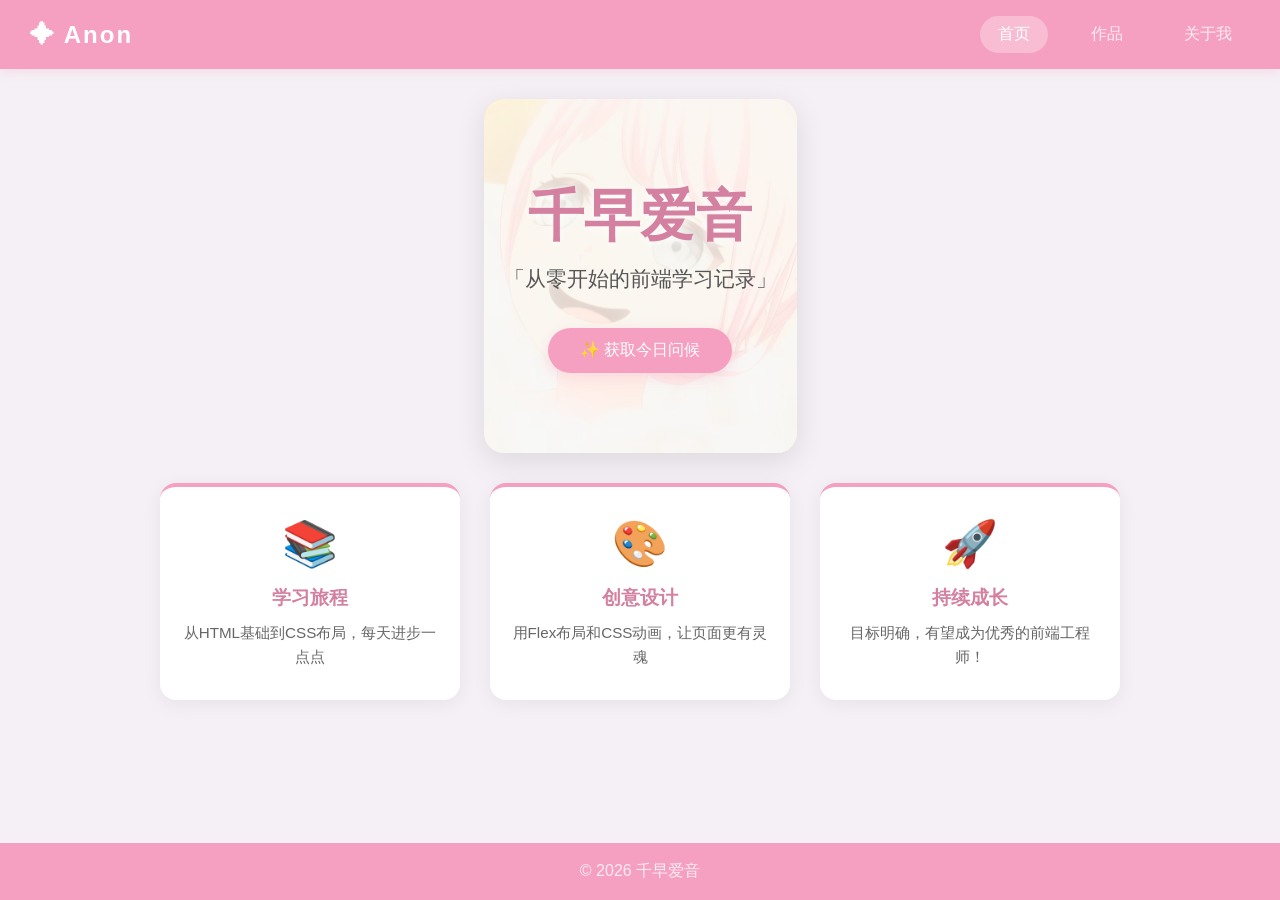
<file: projects/portfolio/index.html>
<!DOCTYPE html>
<html lang="zh-CN">
<head>
    <meta charset="UTF-8">
    <title>千早爱音 - 首页</title>
    <link rel="stylesheet" href="css/style.css">
</head>
<body>
    <header>
        <div class="logo">✦ Anon</div>
        <nav>
            <a href="index.html" class="active">首页</a>
            <a href="works.html">作品</a>
            <a href="about.html">关于我</a>
        </nav>
    </header>

    <!-- 大标题区域（配图5沐浴光背景） -->
    <section class="hero">
        <div class="hero-content">
            <h1>千早爱音</h1>
            <p class="subtitle">「从零开始的前端学习记录」</p>
            <button onclick="showMsg()" class="btn-primary">✨ 获取今日问候</button>
        </div>
    </section>

    <!-- 三栏特性展示（Flex布局） -->
    <section class="features">
        <div class="feature-item">
            <div class="icon">📚</div>
            <h3>学习旅程</h3>
            <p>从HTML基础到CSS布局，每天进步一点点</p>
        </div>
        <div class="feature-item">
            <div class="icon">🎨</div>
            <h3>创意设计</h3>
            <p>用Flex布局和CSS动画，让页面更有灵魂</p>
        </div>
        <div class="feature-item">
            <div class="icon">🚀</div>
            <h3>持续成长</h3>
            <p>目标明确，有望成为优秀的前端工程师！</p>
        </div>
    </section>

    <footer>© 2026 千早爱音</footer>
    <script src="js/main.js"></script>
</body>
</html>
</file>
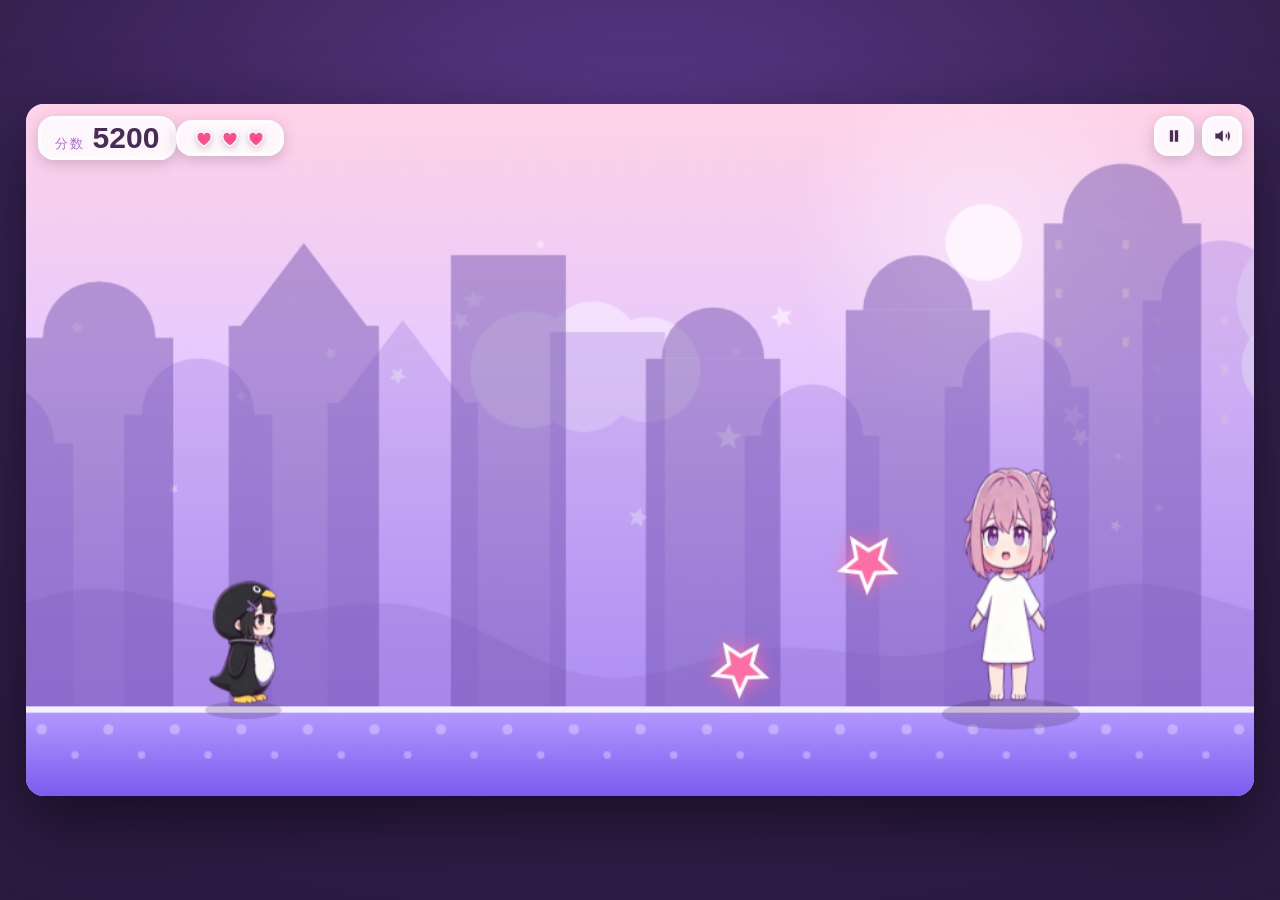
<file: projects/gugugaga-run/_vcheck_boss.html>
<!DOCTYPE html>
<html lang="zh-CN">
<head>
<meta charset="UTF-8">
<meta name="viewport" content="width=device-width, initial-scale=1.0">
<title>咕咕嘎嘎快跑 · GUGU GAGA DASH</title>
<link rel="preconnect" href="https://miaoda.feishu.cn">
<link rel="stylesheet" href="https://miaoda.feishu.cn/fonts/css2?family=Baloo+2:wght@600;800&family=ZCOOL+KuaiLe&display=swap">
<style>
  * { margin:0; padding:0; box-sizing:border-box; -webkit-tap-highlight-color:transparent; }
  html,body { height:100%; }
  body {
    background: radial-gradient(120% 120% at 50% 20%, #5b3a8c 0%, #35204f 45%, #241536 100%);
    display:flex; align-items:center; justify-content:center; overflow:hidden;
    font-family:'ZCOOL KuaiLe','Baloo 2','PingFang SC','Microsoft YaHei',sans-serif;
    color:#4a2b57; user-select:none; -webkit-user-select:none;
  }
  #wrap {
    position:relative; width:min(96vw, calc(94vh * 16 / 9)); aspect-ratio:16/9;
    border-radius:18px; overflow:hidden; box-shadow:0 24px 70px rgba(0,0,0,.55);
    background:#ffd9ec; touch-action:manipulation; cursor:pointer;
  }
  canvas { position:absolute; inset:0; width:100%; height:100%; display:block; }

  /* ===== HUD ===== */
  #hud { position:absolute; inset:0; z-index:5; pointer-events:none; font-family:'Baloo 2','ZCOOL KuaiLe','PingFang SC',sans-serif; }
  #hud .chip {
    position:absolute; background:rgba(255,255,255,.82); border:3px solid #fff;
    border-radius:16px; box-shadow:0 4px 14px rgba(74,43,87,.22); padding:4px 14px;
  }
  #scoreBox { top:12px; left:12px; display:flex; align-items:baseline; gap:8px; }
  #scoreLabel { font-size:13px; color:#b06bd9; letter-spacing:2px; }
  #scoreVal { font-size:30px; font-weight:800; color:#4a2b57; line-height:1; }
  #hearts { top:16px; left:150px; display:flex; gap:4px; padding:6px 10px; }
  #hearts svg { width:22px; height:22px; display:block; filter:drop-shadow(0 2px 3px rgba(74,43,87,.25)); }
  #combo { top:56px; left:12px; font-size:24px; font-weight:800; color:#ff5f8f;
    text-shadow:0 2px 0 #fff, 0 4px 10px rgba(255,95,143,.45); display:none; }
  #combo.show { display:block; animation:comboPop .25s ease; }
  @keyframes comboPop { 0%{transform:scale(1.6)} 100%{transform:scale(1)} }
  #bossWrap { position:absolute; top:14px; left:50%; transform:translateX(-50%);
    width:min(42%,320px); display:none; flex-direction:column; align-items:center; gap:4px; }
  #bossName { font-size:15px; color:#fff; background:#4a2b57; padding:2px 14px; border-radius:999px;
    box-shadow:0 3px 8px rgba(0,0,0,.3); letter-spacing:1px; }
  #bossBar { width:100%; height:14px; background:rgba(74,43,87,.25); border:3px solid #fff;
    border-radius:999px; overflow:hidden; box-shadow:0 3px 10px rgba(74,43,87,.25); }
  #bossFill { height:100%; width:100%; background:linear-gradient(90deg,#ff6fa5,#ff9d4d);
    border-radius:999px; transition:width .18s ease; }
  #topBtns { position:absolute; top:12px; right:12px; display:flex; gap:8px; }
  #topBtns button {
    pointer-events:auto; width:40px; height:40px; border-radius:14px; border:3px solid #fff;
    background:rgba(255,255,255,.82); box-shadow:0 4px 14px rgba(74,43,87,.22);
    display:flex; align-items:center; justify-content:center; cursor:pointer; transition:transform .12s;
  }
  #topBtns button:hover { transform:scale(1.08); }
  #topBtns button:active { transform:scale(.94); }
  #topBtns svg { width:20px; height:20px; fill:#4a2b57; }
  #topBtns button.off svg { fill:#c9a8d9; }

  /* ===== 覆盖层 ===== */
  .screen { position:absolute; inset:0; z-index:10; display:flex; flex-direction:column;
    align-items:center; justify-content:center; gap:14px; text-align:center;
    background:rgba(52,31,76,.42); backdrop-filter:blur(3px); -webkit-backdrop-filter:blur(3px);
    padding:20px; }
  .screen.hidden { display:none !important; }
  .screen h1 { font-size:clamp(34px,6.5vw,64px); color:#fff; letter-spacing:4px;
    text-shadow:0 4px 0 #e94f9a, 0 8px 24px rgba(0,0,0,.35); line-height:1.1; }
  .screen h2 { font-size:clamp(26px,4.4vw,44px); color:#fff; letter-spacing:3px;
    text-shadow:0 3px 0 #e94f9a, 0 6px 18px rgba(0,0,0,.35); }
  .sub { color:#ffe9f5; font-size:clamp(13px,1.8vw,18px); letter-spacing:1px;
    text-shadow:0 2px 6px rgba(0,0,0,.35); max-width:70%; line-height:1.7; }
  .titleArt { display:flex; align-items:flex-end; gap:26px; margin-bottom:2px; }
  .titleArt img { height:clamp(80px,16vh,150px); filter:drop-shadow(0 10px 18px rgba(0,0,0,.35)); }
  .titleArt .peng { animation:bob 1.1s ease-in-out infinite; }
  .titleArt .doro { animation:bob 1.3s ease-in-out infinite reverse; }
  @keyframes bob { 0%,100%{transform:translateY(0)} 50%{transform:translateY(-10px)} }
  .bigBtn {
    font-family:inherit; font-size:clamp(18px,2.6vw,26px); color:#fff; letter-spacing:3px;
    background:linear-gradient(180deg,#ff7ab0,#ff4d8d); border:none; border-radius:999px;
    padding:14px 54px; cursor:pointer; box-shadow:0 6px 0 #c92c6d, 0 12px 26px rgba(233,79,154,.45);
    transition:transform .12s, box-shadow .12s; margin-top:6px;
  }
  .bigBtn:hover { transform:translateY(-2px) scale(1.03); }
  .bigBtn:active { transform:translateY(3px); box-shadow:0 2px 0 #c92c6d, 0 6px 14px rgba(233,79,154,.4); }
  .bigBtn.green { background:linear-gradient(180deg,#7ad7a8,#43b983); box-shadow:0 6px 0 #2c8a5c, 0 12px 26px rgba(67,185,131,.45); }
  .bigBtn.ghost { background:rgba(255,255,255,.16); border:3px solid rgba(255,255,255,.8);
    box-shadow:0 6px 0 rgba(255,255,255,.25), 0 10px 20px rgba(0,0,0,.2); }
  .btnRow { display:flex; gap:14px; flex-wrap:wrap; justify-content:center; }
  .hint { color:#ffd9ec; font-size:clamp(11px,1.4vw,14px); letter-spacing:1px; line-height:1.9;
    text-shadow:0 2px 4px rgba(0,0,0,.4); background:rgba(0,0,0,.18); padding:8px 18px; border-radius:12px; }
  .stats { display:flex; gap:12px; flex-wrap:wrap; justify-content:center; }
  .stat { background:rgba(255,255,255,.9); border:3px solid #fff; border-radius:16px;
    padding:8px 20px; box-shadow:0 4px 14px rgba(74,43,87,.22); min-width:110px; }
  .stat .k { font-size:12px; color:#b06bd9; letter-spacing:2px; }
  .stat .v { font-size:26px; font-weight:800; color:#4a2b57; line-height:1.2; }
  .banner {
    position:absolute; top:22%; left:50%; transform:translate(-50%,-50%) scale(0);
    z-index:8; background:#ff4d8d; color:#fff; font-size:clamp(20px,3.4vw,34px);
    padding:12px 36px; border-radius:999px; letter-spacing:3px; border:4px solid #fff;
    box-shadow:0 8px 30px rgba(0,0,0,.4); white-space:nowrap; opacity:0;
  }
  .banner.pop { animation:bannerPop 1.6s cubic-bezier(.2,1.4,.4,1) forwards; }
  @keyframes bannerPop {
    0%{transform:translate(-50%,-50%) scale(0); opacity:0}
    14%{transform:translate(-50%,-50%) scale(1.15); opacity:1}
    24%{transform:translate(-50%,-50%) scale(1); opacity:1}
    82%{transform:translate(-50%,-50%) scale(1); opacity:1}
    100%{transform:translate(-50%,-50%) scale(.9); opacity:0}
  }
  .loading { color:#fff; font-size:16px; letter-spacing:2px; }
  @media (max-width:640px) {
    #hearts { left:12px; top:62px; }
    #scoreVal { font-size:24px; }
    #topBtns { top:8px; right:8px; gap:6px; }
    #topBtns button { width:40px; height:40px; }
    .hint { font-size:12px; }
  }
</style>
</head>
<body>
<div id="wrap">
  <canvas id="game" width="960" height="540"></canvas>

  <!-- HUD -->
  <div id="hud">
    <div class="chip" id="scoreBox"><span id="scoreLabel">分数</span><span id="scoreVal">0</span></div>
    <div class="chip" id="hearts"></div>
    <div id="combo">COMBO ×<span id="comboVal">1</span></div>
    <div id="bossWrap">
      <div id="bossName">doro</div>
      <div id="bossBar"><div id="bossFill"></div></div>
    </div>
    <div id="topBtns">
      <button id="btnPause" title="暂停 (P)"><svg viewBox="0 0 24 24"><path d="M7 5h4v14H7zM13 5h4v14h-4z"/></svg></button>
      <button id="btnMute" title="音乐 (M)"><svg viewBox="0 0 24 24"><path d="M4 9v6h4l5 4V5L8 9H4z"/><path d="M16.5 8.5a5 5 0 0 1 0 7"/><path d="M19 6a8 8 0 0 1 0 12"/></svg></button>
    </div>
  </div>

  <div id="banner" class="banner"></div>

  <!-- 标题 -->
  <div id="screenTitle" class="screen">
    <div class="titleArt">
      <img class="peng" src="assets/player.png" alt="咕咕嘎嘎">
      <img class="doro" src="assets/boss.png" alt="doro">
    </div>
    <h1>咕咕嘎嘎快跑</h1>
    <div class="sub">GUGU GAGA DASH · 踩着节拍收集音符，召唤并击败大 boss doro！</div>
    <button id="btnStart" class="bigBtn">开始游戏</button>
    <div class="hint">空格 / ↑ / W / 点击：跳跃（可二段跳）　·　↓ / S / Ctrl：下蹲　·　P 暂停　·　M 音乐</div>
    <div id="loadingText" class="loading">素材加载中…</div>
  </div>

  <!-- 暂停 -->
  <div id="screenPause" class="screen hidden">
    <h2>暂停中</h2>
    <div class="btnRow">
      <button id="btnResume" class="bigBtn green">继续</button>
      <button id="btnRestart" class="bigBtn ghost">重新开始</button>
      <button id="btnQuit" class="bigBtn ghost">回标题</button>
    </div>
  </div>

  <!-- 游戏结束 -->
  <div id="screenOver" class="screen hidden">
    <h2>咕咕嘎嘎倒下了…</h2>
    <div class="stats">
      <div class="stat"><div class="k">本局分数</div><div class="v" id="overScore">0</div></div>
      <div class="stat"><div class="k">最高纪录</div><div class="v" id="overBest">0</div></div>
      <div class="stat"><div class="k">最大连击</div><div class="v" id="overCombo">0</div></div>
      <div class="stat"><div class="k">收集音符</div><div class="v" id="overNotes">0</div></div>
    </div>
    <div class="btnRow">
      <button id="btnRetry" class="bigBtn">再来一局</button>
      <button id="btnHome" class="bigBtn ghost">回标题</button>
    </div>
  </div>

  <!-- 胜利 -->
  <div id="screenWin" class="screen hidden">
    <h2>胜利！咕咕嘎嘎打败了 doro！</h2>
    <div class="stats">
      <div class="stat"><div class="k">本局分数</div><div class="v" id="winScore">0</div></div>
      <div class="stat"><div class="k">最高纪录</div><div class="v" id="winBest">0</div></div>
      <div class="stat"><div class="k">最大连击</div><div class="v" id="winCombo">0</div></div>
      <div class="stat"><div class="k">收集音符</div><div class="v" id="winNotes">0</div></div>
    </div>
    <div class="btnRow">
      <button id="btnAgain" class="bigBtn">再来一局</button>
      <button id="btnHome2" class="bigBtn ghost">回标题</button>
    </div>
  </div>
</div>

<script>
"use strict";
/* ============ 常量 ============ */
const W = 960, H = 540;
const GROUND = 470;                       // 地面高度（脚底 y）
const GRAV = 2150, JUMP_V = 720, JUMP_V2 = 650;
const BEAT = 60 / 128;                    // 一拍时长（128 BPM）
const STEP_16 = BEAT / 4;                 // 十六分音符
const rand = (a, b) => a + Math.random() * (b - a);
const pick = (arr) => arr[(Math.random() * arr.length) | 0];
const clamp = (v, a, b) => v < a ? a : v > b ? b : v;
const midiHz = (m) => 440 * Math.pow(2, (m - 69) / 12);

/* ============ DOM ============ */
const $ = (id) => document.getElementById(id);
const cv = $('game'), ctx = cv.getContext('2d');
const elScore = $('scoreVal'), elCombo = $('combo'), elComboVal = $('comboVal'),
      elHearts = $('hearts'), elBossWrap = $('bossWrap'), elBossFill = $('bossFill'),
      banner = $('banner'), loadingText = $('loadingText');

/* ============ 素材 ============ */
const imgs = { player: new Image(), boss: new Image(), bg: new Image() };
imgs.player.src = 'assets/player.png';
imgs.boss.src = 'assets/boss.png';
imgs.bg.src = 'assets/bg.jpg';
let imgLoaded = 0, imgReady = false;
const readyImg = () => {
  imgLoaded++;
  if (imgLoaded >= 3) {
    imgReady = true;
    loadingText.textContent = '';
    $('btnStart').disabled = false;
  }
};
imgs.player.onload = readyImg;
imgs.boss.onload = readyImg;
imgs.bg.onload = readyImg;

/* ============ 音频引擎（Web Audio 程序化配乐） ============ */
let AC = null, masterGain = null, musicGain = null, sfxGain = null;
let musicOn = true, musicStep = 0, nextStepT = 0, schedTimer = null;
const BASS = [33, 33, 45, 33, 40, 40, 43, 40, 38, 38, 50, 38, 43, 43, 47, 43,
              33, 33, 45, 33, 40, 40, 43, 40, 45, 43, 40, 38, 47, 50, 52, 50];
const LEAD = [72, null, 76, null, 79, null, 84, null, 79, null, 76, null, 72, null, 74, null,
              76, null, 79, null, 83, null, 79, null, 76, null, 74, null, 71, null, 67, null];

function ensureAudio() {
  if (AC) { if (AC.state === 'suspended') AC.resume(); return; }
  AC = new (window.AudioContext || window.webkitAudioContext)();
  masterGain = AC.createGain(); masterGain.gain.value = musicOn ? 1 : 0; masterGain.connect(AC.destination);
  musicGain = AC.createGain(); musicGain.gain.value = 0.20; musicGain.connect(masterGain);
  sfxGain = AC.createGain(); sfxGain.gain.value = 0.55; sfxGain.connect(masterGain);
  musicStep = 0; nextStepT = AC.currentTime + 0.08;
  schedTimer = setInterval(scheduleMusic, 30);
}
function currentBeat() { return AC ? (musicStep / 4 + (AC.currentTime - nextStepT) / BEAT) : (game.t / BEAT); }
function toggleMusic() {
  musicOn = !musicOn;
  $('btnMute').classList.toggle('off', !musicOn);
  if (masterGain) masterGain.gain.value = musicOn ? 1 : 0;
}
function tone(freq, t, dur, type, vol, glideTo, dest) {
  if (!AC) return;
  const o = AC.createOscillator(), g = AC.createGain();
  o.type = type; o.frequency.setValueAtTime(freq, t);
  if (glideTo) o.frequency.exponentialRampToValueAtTime(Math.max(20, glideTo), t + dur);
  g.gain.setValueAtTime(0, t);
  g.gain.linearRampToValueAtTime(vol, t + 0.008);
  g.gain.exponentialRampToValueAtTime(0.001, t + dur);
  o.connect(g); g.connect(dest || sfxGain);
  o.start(t); o.stop(t + dur + 0.02);
}
function noise(t, dur, vol, filterFreq, dest) {
  if (!AC) return;
  const len = Math.max(1, (dur * AC.sampleRate) | 0);
  const buf = AC.createBuffer(1, len, AC.sampleRate);
  const d = buf.getChannelData(0);
  for (let i = 0; i < len; i++) d[i] = (Math.random() * 2 - 1) * (1 - i / len);
  const src = AC.createBufferSource(); src.buffer = buf;
  const f = AC.createBiquadFilter(); f.type = 'lowpass'; f.frequency.value = filterFreq;
  const g = AC.createGain(); g.gain.setValueAtTime(vol, t);
  g.gain.exponentialRampToValueAtTime(0.001, t + dur);
  src.connect(f); f.connect(g); g.connect(dest || sfxGain);
  src.start(t);
}
function scheduleMusic() {
  if (!AC) return;
  while (nextStepT < AC.currentTime + 0.14) {
    const s = musicStep % 32, t = nextStepT;
    if (s % 4 === 0) tone(150, t, 0.14, 'sine', 0.9, 48, musicGain);               // 底鼓
    if (s % 8 === 4) noise(t, 0.06, 0.28, 2600, musicGain);                          // 军鼓
    if (s % 2 === 1) noise(t, 0.03, 0.10, 9000, musicGain);                          // 踩镲
    if (BASS[s] != null) tone(midiHz(BASS[s]), t, STEP_16 * 1.9, 'triangle', 0.42, 0, musicGain);
    if (LEAD[s] != null) tone(midiHz(LEAD[s]), t, STEP_16 * 1.4, 'square', 0.10, 0, musicGain);
    nextStepT += STEP_16; musicStep++;
  }
}
function sfxJump() { tone(320, AC ? AC.currentTime : 0, 0.13, 'sine', 0.5, 680); }
function sfxDoubleJump() { tone(420, AC ? AC.currentTime : 0, 0.15, 'sine', 0.5, 980); }
function sfxCollect() {
  const t = AC ? AC.currentTime : 0;
  tone(880, t, 0.10, 'sine', 0.5); tone(1318, t + 0.07, 0.16, 'sine', 0.5);
}
function sfxHurt() { const t = AC ? AC.currentTime : 0; tone(320, t, 0.30, 'sawtooth', 0.5, 70); noise(t, 0.2, 0.3, 1200); }
function sfxRoar() { const t = AC ? AC.currentTime : 0; tone(110, t, 0.6, 'sawtooth', 0.6, 55); noise(t, 0.5, 0.35, 500); }
function sfxStomp() { tone(140, AC ? AC.currentTime : 0, 0.22, 'sine', 0.8, 40); }
function sfxHitBoss() { tone(520, AC ? AC.currentTime : 0, 0.09, 'square', 0.4, 660); }
function sfxItem() { const t = AC ? AC.currentTime : 0; tone(880, t, 0.09, 'sine', 0.35, 1320); tone(1320, t + 0.08, 0.12, 'sine', 0.3, 1760); }
function sfxWin() { const t = AC ? AC.currentTime : 0; [72, 76, 79, 84, 88].forEach((n, i) => tone(midiHz(n), t + i * 0.11, 0.28, 'square', 0.22)); }
function sfxLose() { const t = AC ? AC.currentTime : 0; [72, 67, 64, 60].forEach((n, i) => tone(midiHz(n), t + i * 0.16, 0.3, 'triangle', 0.35)); }

/* ============ 输入 ============ */
const keys = {};
let crouchKey = false;
document.addEventListener('keydown', (e) => {
  if (e.code === 'Space' || e.code === 'ArrowUp' || e.code === 'KeyW') {
    e.preventDefault();
    if (!e.repeat) queueJump();
  } else if (e.code === 'ArrowDown' || e.code === 'KeyS' || e.code === 'ControlLeft' || e.code === 'ControlRight') {
    e.preventDefault();
    crouchKey = true;
  } else if (e.code === 'KeyP' || e.code === 'Escape') togglePause();
  else if (e.code === 'KeyM') toggleMusic();
  else if (e.code === 'Enter') {
    if (game.mode === 'title') startGame();
    else if (game.mode === 'gameover' || game.mode === 'victory') startGame();
  }
});
document.addEventListener('keyup', (e) => {
  if (e.code === 'ArrowDown' || e.code === 'KeyS' || e.code === 'ControlLeft' || e.code === 'ControlRight') crouchKey = false;
});
function queueJump() {
  if (game.mode === 'title') { startGame(); return; }
  if (game.mode === 'pause') { return; }
  if (game.mode === 'running' || game.mode === 'boss' || game.mode === 'bossintro') {
    ensureAudio();
    pl.jumpBuf = 0.14;
  }
}
cv.addEventListener('pointerdown', (e) => {
  e.preventDefault();
  if (game.mode === 'title') { startGame(); return; }
  if (game.mode === 'running' || game.mode === 'boss' || game.mode === 'bossintro') {
    ensureAudio();
    pl.jumpBuf = 0.14;
  }
});
document.addEventListener('visibilitychange', () => { if (document.hidden && game.mode !== 'title') setPaused(true); });

/* ============ 游戏状态 ============ */
const game = {
  mode: 'title', t: 0, runT: 0, speed: 330, scroll: 0,
  score: 0, combo: 0, maxCombo: 0, hearts: 3,
  notesGot: 0,
  bossHp: 10, bossMax: 10, bossActive: false, bossIntroT: 0, bossFlash: 0,
  nextSpawnBeat: 4, nextBossBeat: 0, lastPattern: '', nextItemBeat: 0,
  lastJumpObstacleBeat: -99,
  obstacles: [], notes: [], waves: [], parts: [], pops: [], confetti: [], items: [],
  invincible: 0, magnet: 0, doubleT: 0,
  invuln: 0, shake: 0, hitStop: 0, winT: 0, best: 0
};
try { game.best = parseInt(localStorage.getItem('guguBest') || '0', 10) || 0; } catch (e) { game.best = 0; }

const pl = { x: 170, y: GROUND, w: 58, h: 64, vy: 0, jumps: 0, grounded: true, coyote: 0,
             jumpBuf: 0, runPhase: 0, squashX: 1, squashY: 1, rot: 0, invuln: 0, crouching: false, crouchBuf: 0 };
const boss = { x: W - 190, y: GROUND, w: 118, h: 128, homeX: W - 190, vx: 0, vy: 0,
               mode: 'idle', timer: 0, squash: 1, flash: 0, active: false, bob: 0 };

/* ============ 重置 ============ */
function resetGame() {
  game.mode = 'running'; game.t = 0; game.runT = 0; game.speed = 330; game.scroll = 0;
  game.score = 0; game.combo = 0; game.maxCombo = 0; game.hearts = 3;
  game.notesGot = 0; game.bossHp = game.bossMax; game.bossActive = false; game.bossIntroT = 0;
  game.nextSpawnBeat = currentBeat() + 3; game.nextBossBeat = 0; game.lastPattern = '';
  game.lastJumpObstacleBeat = -99;
  game.obstacles = []; game.notes = []; game.waves = []; game.parts = []; game.pops = []; game.confetti = []; game.items = [];
  game.invincible = 0; game.magnet = 0; game.doubleT = 0;
  game.nextItemBeat = currentBeat() + rand(6, 10);
  game.invuln = 0; game.shake = 0; game.hitStop = 0; game.winT = 0;
  pl.x = 170; pl.y = GROUND; pl.vy = 0; pl.jumps = 0; pl.grounded = true; pl.coyote = 0;
  pl.jumpBuf = 0; pl.squashX = 1; pl.squashY = 1; pl.rot = 0; pl.invuln = 0;
  boss.x = boss.homeX; boss.y = GROUND; boss.vx = 0; boss.vy = 0;
  boss.mode = 'idle'; boss.timer = 0; boss.squash = 1; boss.flash = 0; boss.active = false; boss.bob = 0;
  elBossWrap.style.display = 'none';
  hideScreen($('screenPause'));
}
/* ============ 生成与实体 ============ */
function noteAt(x, y, bossNote, v) {
  return { x, y, r: 20, taken: false, spawnX: x, spawnBeat: currentBeat(), kind: 'note', bossNote: !!bossNote, v: v || 0 };
}
function noteArriveBeat(n) { return n.spawnBeat + (n.spawnX - pl.x) / game.speed / BEAT; }

function spawnNoteLine() {
  const baseX = W + 60, n = 4 + (Math.random() < 0.5 ? 1 : 0), sp = game.speed * 0.45;
  for (let i = 0; i < n; i++) {
    game.notes.push(noteAt(baseX + i * sp, (i % 2 === 0 ? GROUND - 30 : GROUND - 112)));
  }
}
function spawnObstacle() {
  const count = 1 + (Math.random() < 0.4 ? 1 : 0);
  let x = W + 60;
  for (let i = 0; i < count; i++) {
    const t = Math.random();
    if (t < 0.45) game.obstacles.push({ x, y: GROUND - 46, w: 46, h: 46, kind: 'spike', dead: false });
    else if (t < 0.82) game.obstacles.push({ x, y: GROUND - 58, w: 56, h: 58, kind: 'block', dead: false });
    else game.obstacles.push({ x: x + 10, y: 0, w: 46, h: GROUND - 104, kind: 'barrier', dead: false });
    x += game.speed * rand(0.78, 1.05);
  }
}
function spawnMixed() {
  const x = W + 60;
  if (Math.random() < 0.6) game.obstacles.push({ x, y: GROUND - 46, w: 46, h: 46, kind: 'spike', dead: false });
  else game.obstacles.push({ x, y: GROUND - 58, w: 56, h: 58, kind: 'block', dead: false });
  const gapX = x + game.speed * 0.9;
  for (let i = 0; i < 3; i++) game.notes.push(noteAt(gapX + i * game.speed * 0.45, (i % 2 === 0 ? GROUND - 30 : GROUND - 112)));
}
function spawnBarrier() {
  const x = W + 60;
  game.obstacles.push({ x, y: 0, w: 46, h: GROUND - 104, kind: 'barrier', dead: false });
  game.notes.push(noteAt(x - game.speed * 0.5, GROUND - 30));
}
function spawnRoof() {
  // 顶部横杆：底部在 GROUND-50，站立会撞、下蹲可通过
  const x = W + 60;
  game.obstacles.push({ x, y: 0, w: 72, h: GROUND - 50, kind: 'roof', dead: false });
}
function spawnItem() {
  const r = Math.random();
  const kind = r < 0.30 ? 'star' : r < 0.55 ? 'magnet' : r < 0.80 ? 'double' : 'heart';
  const air = Math.random() < 0.45;
  game.items.push({ x: W + 60, y: air ? GROUND - 118 : GROUND - 48, w: 46, h: 48, kind, dead: false, t: 0 });
}
function spawnPattern() {
  const beat = currentBeat();
  const r = Math.random(), rush = game.runT > 28 && Math.random() < 0.4;
  // 屋顶需要前方无障碍掩护：距上一个需要跳跃的障碍 ≥3.2 拍才生成
  let kind = 'note';
  if (r < 0.30) kind = 'note';
  else if (r < 0.56) kind = 'obstacle';
  else if (r < 0.74) kind = 'mixed';
  else if (r < 0.88) kind = 'barrier';
  else if (beat - game.lastJumpObstacleBeat >= 3.2) kind = 'roof';
  if (kind === 'note') spawnNoteLine();
  else if (kind === 'obstacle') { spawnObstacle(); game.lastJumpObstacleBeat = beat; }
  else if (kind === 'mixed') { spawnMixed(); game.lastJumpObstacleBeat = beat; }
  else if (kind === 'barrier') spawnBarrier();
  else spawnRoof();
  // 屋顶之后强制拉开 4 拍，避免下一批障碍紧贴屋顶
  game.nextSpawnBeat += (kind === 'roof' ? 4 : (rush ? 2 : (Math.random() < 0.45 ? 4 : 2)));
}

/* ============ 玩家物理 ============ */
function updatePlayer(dt) {
  pl.jumpBuf = Math.max(0, pl.jumpBuf - dt);
  pl.coyote = pl.grounded ? 0.09 : Math.max(0, pl.coyote - dt);
  const wasGround = pl.grounded;
  pl.vy += GRAV * dt;
  pl.y += pl.vy * dt;
  if (pl.y >= GROUND) {
    if (!wasGround) landFX();
    pl.y = GROUND; pl.vy = 0; pl.grounded = true; pl.jumps = 0;
  } else pl.grounded = false;
  pl.invuln = Math.max(0, pl.invuln - dt);
  // 下蹲状态：按键或缓冲（演示机器人）触发，起跳解除
  pl.crouchBuf = Math.max(0, pl.crouchBuf - dt);
  if (crouchKey || pl.crouchBuf > 0) pl.crouching = true;
  else pl.crouching = false;
  if (!pl.grounded && pl.crouching) pl.vy = Math.max(pl.vy, 420); // 空中按下蹲快速下落

  if (pl.jumpBuf > 0) {
    if (pl.grounded || pl.coyote > 0) doJump(JUMP_V, false);
    else if (pl.jumps < 2) doJump(JUMP_V2, true);
  }
  if (pl.grounded) pl.runPhase += dt * (11 + game.speed * 0.012);
  pl.squashX += (1 - pl.squashX) * Math.min(1, dt * 11);
  pl.squashY += (1 - pl.squashY) * Math.min(1, dt * 11);
  pl.rot += (0 - pl.rot) * Math.min(1, dt * 7);
}
function doJump(v, dbl) {
  pl.vy = -v; pl.grounded = false; pl.coyote = 0; pl.jumpBuf = 0;
  pl.crouching = false; pl.crouchBuf = 0;
  pl.squashX = 1.35; pl.squashY = 0.68;
  if (dbl) { pl.jumps = 2; pl.rot = -0.5; sfxDoubleJump(); }
  else { pl.jumps = 1; sfxJump(); }
  spawnDust(pl.x, GROUND, 5);
}
function landFX() {
  pl.squashX = 0.72; pl.squashY = 1.32; pl.rot = 0;
  spawnDust(pl.x, GROUND, 8);
}

/* ============ 跑酷阶段 ============ */
function updateRunning(dt) {
  game.runT += dt;
  game.speed = Math.min(500, 330 + game.runT * 2.0 + game.notesGot * 3.0);
  const beat = currentBeat();
  let guard = 0;
  while (beat >= game.nextSpawnBeat && guard++ < 3) spawnPattern();
  if (beat >= game.nextItemBeat) {
    spawnItem();
    game.nextItemBeat = beat + rand(5, 9);
  }
  moveEntities(dt);
  collisions();
  cleanEntities();
  maybeStartBoss();
}
function moveEntities(dt) {
  for (const o of game.obstacles) o.x -= game.speed * dt;
  for (const n of game.notes) n.x -= (n.v || game.speed) * dt;
  for (const w of game.waves) w.x -= w.v * dt;
  for (const it of game.items) it.x -= game.speed * dt;
  if (game.magnet > 0) {
    for (const n of game.notes) {
      if (!n.taken && n.x > pl.x && n.x - pl.x < 190) n.x -= (n.x - pl.x - 12) * Math.min(1, dt * 5);
    }
  }
}
function cleanEntities() {
  game.obstacles = game.obstacles.filter(o => !o.dead && o.x > -80);
  game.notes = game.notes.filter(n => !n.taken && n.x > -80);
  game.waves = game.waves.filter(w => !w.dead && w.x > -80);
  game.items = game.items.filter(it => !it.dead && it.x > -80);
}

/* ============ BOSS 战 ============ */
function startBossIntro() {
  game.mode = 'bossintro'; game.bossIntroT = 2.3;
  boss.active = true; elBossWrap.style.display = 'flex';
  bannerShow('危险！doro 出现了！');
  sfxRoar(); game.shake = 16;
  for (const n of game.notes) spawnBurst(n.x, n.y, '#ffffff', 4);
  game.notes = []; game.obstacles = []; game.waves = []; game.items = [];
}
function updateBossIntro(dt) {
  game.bossIntroT -= dt;
  boss.x += (boss.homeX - boss.x) * Math.min(1, dt * 2.2);
  boss.bob += dt * 3;
  if (game.bossIntroT <= 0) {
    game.mode = 'boss'; game.nextBossBeat = currentBeat() + 2;
    boss.mode = 'idle'; boss.x = boss.homeX;
  }
}
function startBossPattern() {
  const low = game.bossHp <= game.bossMax * 0.4;
  const pool = low ? ['dash', 'dash', 'shock', 'volley', 'volley', 'spikes', 'slam'] : ['dash', 'shock', 'volley', 'volley', 'spikes', 'slam'];
  let p = pick(pool);
  if (p === game.lastPattern) p = pick(pool);
  game.lastPattern = p;
  boss.mode = p + 'Telegraph';
  boss.timer = p === 'dash' ? 0.55 : p === 'shock' ? 0.5 : p === 'volley' ? 0.65 : p === 'spikes' ? 0.65 : 0.7;
  const len = p === 'dash' ? 5 : p === 'shock' ? 6 : p === 'volley' ? 10 : p === 'spikes' ? 9 : 8;
  game.nextBossBeat = currentBeat() + len + 1;
}
function startVolley() {
  boss.mode = 'volley'; boss.timer = 1.2; boss.squash = 1.2;
  // 第一个音符距玩家约 1000px（原约 500px），拉开一倍提前量
  const x0 = boss.x + 400;
  for (let i = 0; i < 4; i++) {
    game.notes.push(noteAt(x0 - i * 264, (i % 2 === 0 ? GROUND - 30 : GROUND - 112), true, 440));
  }
}
function startSpikes() {
  boss.mode = 'spikes'; boss.timer = 1.2; boss.squash = 1.2;
  // 第一个尖刺距玩家约 1000px（原约 500px），并保证每个尖刺都有足够反应距离
  const x0 = boss.x + 400;
  for (let i = 0; i < 3; i++) {
    game.waves.push({ x: x0 - i * 368, y: i % 2 === 0 ? GROUND - 14 : GROUND - 116, w: 40, h: 34, v: 460, kind: 'spiky', dead: false });
  }
}
function updateBoss(dt) {
  boss.flash = Math.max(0, boss.flash - dt);
  boss.squash += (1 - boss.squash) * Math.min(1, dt * 10);
  if (game.mode === 'boss' && boss.mode === 'idle' && currentBeat() >= game.nextBossBeat) startBossPattern();
  switch (boss.mode) {
    case 'idle': boss.bob += dt * 3; break;
    case 'dashTelegraph':
      boss.squash = 0.8; boss.timer -= dt;
      if (boss.timer <= 0) { boss.mode = 'dash'; boss.vx = -680; sfxStomp(); }
      break;
    case 'dash':
      boss.x += boss.vx * dt;
      if (boss.x < 130) boss.vx = 560;
      if (boss.x >= boss.homeX) { boss.x = boss.homeX; boss.vx = 0; boss.mode = 'idle'; spawnDust(boss.x, GROUND, 6); }
      break;
    case 'shockTelegraph':
      boss.squash = 1.25; boss.timer -= dt;
      if (boss.timer <= 0) {
        boss.mode = 'idle'; sfxStomp(); game.shake = 8;
        // 首个冲击波距玩家约 390px（原约 195px），拉开一倍提前量
        game.waves.push({ x: boss.x + 135, y: GROUND - 16, w: 46, h: 26, v: 460, kind: 'wave', dead: false });
        game.waves.push({ x: boss.x - 210, y: GROUND - 16, w: 46, h: 26, v: 460, kind: 'wave', dead: false });
      }
      break;
    case 'volleyTelegraph':
      boss.squash = 0.85; boss.timer -= dt;
      if (boss.timer <= 0) startVolley();
      break;
    case 'volley':
      boss.bob += dt * 3; boss.timer -= dt;
      if (boss.timer <= 0) boss.mode = 'idle';
      break;
    case 'spikesTelegraph':
      boss.squash = 0.85; boss.timer -= dt;
      if (boss.timer <= 0) startSpikes();
      break;
    case 'spikes':
      boss.bob += dt * 3; boss.timer -= dt;
      if (boss.timer <= 0) boss.mode = 'idle';
      break;
    case 'slamTelegraph':
      boss.squash = 1.3; boss.timer -= dt;
      if (boss.timer <= 0) { boss.mode = 'slam'; boss.vy = -720; }
      break;
    case 'slam':
      boss.vy += GRAV * 1.1 * dt; boss.y += boss.vy * dt;
      if (boss.y >= GROUND) {
        boss.y = GROUND; boss.vy = 0; boss.mode = 'idle';
        game.shake = 14; sfxStomp(); spawnDust(boss.x, GROUND, 14);
        // 首个冲击波距玩家约 340px（原约 170px），拉开一倍提前量
        game.waves.push({ x: boss.x + 130, y: GROUND - 16, w: 46, h: 26, v: 520, kind: 'wave', dead: false });
        game.waves.push({ x: boss.x - 260, y: GROUND - 16, w: 46, h: 26, v: 520, kind: 'wave', dead: false });
      }
      break;
    case 'stun': boss.bob += dt; break;
  }
  // 冲刺去程有伤害，返程安全；判定箱低于玩家跳跃最高点，保证可躲避
  if (boss.mode === 'dash' && boss.vx < 0 && game.mode === 'boss') {
    if (overlap(plBox(), { x: boss.x - 52, y: boss.y - 88, w: 104, h: 88 })) damagePlayer();
  }
}

/* ============ 碰撞 / 计分 ============ */
function plBox() { const ch = pl.crouching ? 36 : 64; return { x: pl.x - 29, y: pl.y - ch, w: 58, h: ch }; }
function overlap(a, b) { return a.x < b.x + b.w && a.x + a.w > b.x && a.y < b.y + b.h && a.y + a.h > b.y; }

function smashObstacle(o) {
  o.dead = true; game.shake = Math.max(game.shake, 5);
  game.score += 50;
  spawnBurst(o.x + o.w / 2, o.y + o.h / 2, '#ffd34d', 12);
  addPop(o.x + o.w / 2, o.y - 10, 'SMASH +50', '#ffd34d');
}
function damagePlayer() {
  if (game.invuln > 0 || game.invincible > 0 || (game.mode !== 'running' && game.mode !== 'boss')) return;
  if (DEMO) console.log('DEMO|HURT|t=' + game.t.toFixed(1) + '|mode=' + game.mode + '|bossMode=' + boss.mode + '|bossVx=' + boss.vx.toFixed(0) + '|hearts=' + game.hearts + '|py=' + pl.y.toFixed(0) + '|jumps=' + pl.jumps);
  game.hearts--; game.invuln = 1.3; pl.invuln = 1.3; game.shake = 10; game.hitStop = 0.07;
  sfxHurt(); game.combo = 0;
  addPop(pl.x, pl.y - 92, '咕！', '#ff4d8d');
  spawnBurst(pl.x, pl.y - 40, '#ff4d8d', 10);
  if (game.hearts <= 0) gameOver();
}
function collectNote(n) {
  n.taken = true;
  if (n.bossNote) {
    game.bossHp--; boss.flash = 0.25; game.shake = Math.max(game.shake, 4);
    sfxHitBoss(); sfxCollect();
    addPop(boss.x, boss.y - 175, '-1 HP', '#ffd34d');
    spawnBurst(n.x, n.y, '#ffd34d', 8);
    if (game.bossHp <= 0) victory();
    return;
  }
  const offset = Math.abs(currentBeat() - noteArriveBeat(n));
  const perfect = offset < 0.16;
  game.combo++; game.maxCombo = Math.max(game.maxCombo, game.combo);
  game.notesGot++;
  const add = ((perfect ? 100 : 50) + Math.min(100, game.combo * 8)) * (game.doubleT > 0 ? 2 : 1);
  game.score += add;
  sfxCollect();
  addPop(n.x, n.y - 34, (perfect ? 'PERFECT +' : 'GOOD +') + add, perfect ? '#ffd34d' : '#7ad7a8');
  spawnBurst(n.x, n.y, perfect ? '#ffd34d' : '#7ad7a8', perfect ? 12 : 7);
  maybeStartBoss();
}
function maybeStartBoss() {
  if (!boss.active && game.mode === 'running' && (game.score >= 5000 || game.runT >= 120)) startBossIntro();
}
function collectItem(it) {
  it.dead = true;
  const txt = it.kind === 'star' ? '无敌 6s!' : it.kind === 'magnet' ? '磁铁 8s!' : it.kind === 'double' ? '双倍 15s!' : '爱心 +1';
  const col = ITEM_COLORS[it.kind];
  if (it.kind === 'star') game.invincible = 6;
  else if (it.kind === 'magnet') game.magnet = 8;
  else if (it.kind === 'double') game.doubleT = 15;
  else { game.hearts = Math.min(3, game.hearts + 1); updateHearts(); }
  sfxItem();
  addPop(it.x, it.y - 26, txt, col);
  spawnBurst(it.x + it.w / 2, it.y + it.h / 2, col, 10);
}
function collisions() {
  const pb = plBox();
  for (const o of game.obstacles) {
    if (overlap(pb, o)) {
      if (game.invincible > 0) { smashObstacle(o); continue; }
      damagePlayer(); o.dead = true; break;
    }
  }
  for (const w of game.waves) {
    if (overlap(pb, w)) { damagePlayer(); w.dead = true; break; }
  }
  for (const it of game.items) {
    if (it.dead) continue;
    if (Math.abs(it.x + it.w / 2 - pl.x) < it.w / 2 + 26 && Math.abs(it.y + it.h / 2 - (pl.y - 32)) < it.h / 2 + 32) collectItem(it);
  }
  for (const n of game.notes) {
    if (n.taken) continue;
    if (Math.abs(n.x - pl.x) < n.r + 26 && Math.abs(n.y - (pl.y - 32)) < n.r + 30) collectNote(n);
    else if (!n.bossNote && n.x < pl.x - 48 && game.mode === 'running' && game.combo >= 5) {
      n.taken = true; game.combo = 0; addPop(n.x, n.y - 30, 'MISS', '#c9a8d9');
    }
  }
}

/* ============ 粒子 / 飘字 / 结局 ============ */
function spawnBurst(x, y, color, n) {
  for (let i = 0; i < n; i++) game.parts.push({ x, y, vx: rand(-170, 170), vy: rand(-270, -50), life: rand(0.3, 0.6), t: 0, color, size: rand(3, 6) });
}
function spawnDust(x, y, n) {
  for (let i = 0; i < n; i++) game.parts.push({ x: x + rand(-22, 22), y: y - rand(0, 6), vx: rand(-70, 70), vy: rand(-100, -25), life: rand(0.25, 0.5), t: 0, color: 'rgba(255,255,255,.85)', size: rand(3, 7) });
}
function addPop(x, y, text, color) { game.pops.push({ x, y, text, color, t: 0, life: 0.9 }); }
function spawnConfetti(n) {
  for (let i = 0; i < n; i++) game.confetti.push({
    x: rand(0, W), y: rand(-H, 0), vx: rand(-70, 70), vy: rand(90, 230),
    w: rand(6, 12), h: rand(6, 12), color: pick(['#ff6fa5', '#9b6bff', '#ffd34d', '#7ad7a8', '#5ec8f8']), rot: rand(0, 6), vr: rand(-7, 7)
  });
}
function victory() {
  game.mode = 'victory'; game.winT = 0; boss.mode = 'stun';
  sfxWin(); game.score += 500; game.shake = 10; spawnConfetti(80);
  saveBest();
  setTimeout(() => {
    $('winScore').textContent = game.score;
    $('winBest').textContent = game.best;
    $('winCombo').textContent = game.maxCombo;
    $('winNotes').textContent = game.notesGot;
    showScreen($('screenWin'));
  }, 1500);
}
function gameOver() {
  game.mode = 'gameover';
  sfxLose(); game.shake = 14; saveBest();
  setTimeout(() => {
    $('overScore').textContent = game.score;
    $('overBest').textContent = game.best;
    $('overCombo').textContent = game.maxCombo;
    $('overNotes').textContent = game.notesGot;
    showScreen($('screenOver'));
  }, 950);
}
function saveBest() {
  if (game.score > game.best) {
    game.best = game.score;
    try { localStorage.setItem('guguBest', String(game.best)); } catch (e) {}
  }
}

/* ============ 主更新 ============ */
function update(dt) {
  game.t += dt;
  game.shake = Math.max(0, game.shake - dt * 26);
  game.invuln = Math.max(0, game.invuln - dt);
  game.invincible = Math.max(0, game.invincible - dt);
  game.magnet = Math.max(0, game.magnet - dt);
  game.doubleT = Math.max(0, game.doubleT - dt);
  if (game.hitStop > 0) { game.hitStop -= dt; return; }

  if (game.mode === 'running') { updatePlayer(dt); updateRunning(dt); }
  else if (game.mode === 'bossintro') { updatePlayer(dt); updateBossIntro(dt); moveEntities(dt); cleanEntities(); }
  else if (game.mode === 'boss') { updatePlayer(dt); updateBoss(dt); moveEntities(dt); collisions(); cleanEntities(); }
  else if (game.mode === 'victory') { updatePlayer(dt); boss.bob += dt * 2; moveEntities(dt); cleanEntities(); }

  for (const p of game.parts) { p.t += dt; p.x += p.vx * dt; p.y += p.vy * dt; p.vy += 520 * dt; }
  game.parts = game.parts.filter(p => p.t < p.life);
  for (const p of game.pops) p.t += dt;
  game.pops = game.pops.filter(p => p.t < p.life);
  for (const c of game.confetti) {
    c.x += c.vx * dt; c.y += c.vy * dt; c.rot += c.vr * dt;
    if (c.y > H + 20) { c.y = -20; c.x = rand(0, W); }
  }
  game.scroll += game.speed * dt;
  if (game.mode === 'running' || game.mode === 'boss' || game.mode === 'bossintro' || game.mode === 'bossintro') updateHud();
}

function updateHud() {
  elScore.textContent = game.score;
  if (game.combo >= 2) { elCombo.classList.add('show'); elComboVal.textContent = game.combo; }
  else elCombo.classList.remove('show');
  elBossFill.style.width = Math.max(0, Math.round(game.bossHp / game.bossMax * 100)) + '%';
}
let lastHearts = -1;
function updateHearts() {
  if (game.hearts === lastHearts) return;
  lastHearts = game.hearts;
  let s = '';
  for (let i = 0; i < 3; i++) {
    const on = i < game.hearts;
    s += '<svg viewBox="0 0 24 24"><path d="M12 21s-8-5.3-8-11a4.5 4.5 0 0 1 8-2.8A4.5 4.5 0 0 1 20 10c0 5.7-8 11-8 11z" fill="' + (on ? '#ff4d8d' : '#d8c2e8') + '" stroke="#fff" stroke-width="1.5"/></svg>';
  }
  elHearts.innerHTML = s;
}
/* ============ 渲染 ============ */
const TAU = Math.PI * 2;
function roundRect(x, y, w, h, r) {
  ctx.beginPath();
  ctx.moveTo(x + r, y);
  ctx.arcTo(x + w, y, x + w, y + h, r);
  ctx.arcTo(x + w, y + h, x, y + h, r);
  ctx.arcTo(x, y + h, x, y, r);
  ctx.arcTo(x, y, x + w, y, r);
  ctx.closePath();
}
function drawStar(cx, cy, R, rot, color, stroke) {
  ctx.save();
  ctx.translate(cx, cy); ctx.rotate(rot);
  ctx.beginPath();
  for (let i = 0; i < 10; i++) {
    const r = i % 2 === 0 ? R : R * 0.45;
    const a = -Math.PI / 2 + i * Math.PI / 5;
    const px = Math.cos(a) * r, py = Math.sin(a) * r;
    i === 0 ? ctx.moveTo(px, py) : ctx.lineTo(px, py);
  }
  ctx.closePath();
  ctx.fillStyle = color; ctx.fill();
  if (stroke) { ctx.lineWidth = 3; ctx.strokeStyle = stroke; ctx.stroke(); }
  ctx.restore();
}
const deco = (function () {
  let seed = 7; const rnd = () => { seed = (seed * 16807) % 2147483647; return seed / 2147483647; };
  const arr = [];
  for (let i = 0; i < 18; i++) arr.push({ x: rnd() * 1500, y: 60 + rnd() * 300, s: 0.5 + rnd() * 1.1, t: rnd() * 6, type: i % 3 === 0 ? 'note' : 'star', a: 0.35 + rnd() * 0.4 });
  return arr;
})();
// ===== 无缝背景：云/山丘/城市均为独立循环单元，杜绝平铺接缝 =====
const clouds = (function () {
  let seed = 13; const rnd = () => { seed = (seed * 16807) % 2147483647; return seed / 2147483647; };
  const arr = [];
  for (let i = 0; i < 7; i++) arr.push({ x: rnd() * 1500, y: 45 + rnd() * 175, s: 0.7 + rnd() * 1.25, sp: 0.10 + rnd() * 0.09, a: 0.42 + rnd() * 0.3 });
  return arr;
})();
const skyline = (function () {
  let seed = 21; const rnd = () => { seed = (seed * 16807) % 2147483647; return seed / 2147483647; };
  const unit = 160, n = 12;
  const arr = [];
  for (let i = 0; i < n; i++) arr.push({ h: 55 + rnd() * 120, w: unit * (0.52 + rnd() * 0.34), top: rnd() > 0.5 ? 'dome' : (rnd() > 0.45 ? 'point' : 'flat'), win: rnd() });
  return { unit, arr };
})();
function drawCloudPuff(cx, cy, r) {
  ctx.beginPath();
  ctx.arc(cx, cy, r, 0, TAU);
  ctx.arc(cx + r * 1.1, cy - r * 0.35, r * 0.82, 0, TAU);
  ctx.arc(cx + r * 2.05, cy, r * 0.9, 0, TAU);
  ctx.arc(cx + r * 0.95, cy + r * 0.22, r * 0.85, 0, TAU);
  ctx.fill();
}
function drawClouds() {
  const span = W + 420;
  for (const c of clouds) {
    const x = (((c.x - game.scroll * c.sp) % span) + span) % span - 210;
    ctx.globalAlpha = c.a;
    ctx.fillStyle = '#ffffff';
    drawCloudPuff(x, c.y, 30 * c.s);
  }
  ctx.globalAlpha = 1;
}
function drawHills(speed) {
  const phase = game.scroll * speed;
  ctx.fillStyle = 'rgba(170,134,226,.5)';
  ctx.beginPath();
  ctx.moveTo(0, GROUND);
  for (let x = 0; x <= W; x += 8) ctx.lineTo(x, GROUND - 58 - Math.sin(x * 0.008 + phase) * 28 - Math.sin(x * 0.023 + phase * 1.7) * 13);
  ctx.lineTo(W, GROUND);
  ctx.closePath(); ctx.fill();
}
function drawSkylineLayer(speed, baseH, baseA, color) {
  const { unit, arr } = skyline;
  const period = unit * arr.length;
  const off = (game.scroll * speed) % period;
  const i0 = Math.floor(off / unit) - 1;
  ctx.fillStyle = color;
  for (let k = i0; k <= i0 + Math.ceil(W / unit) + 2; k++) {
    const b = arr[((k % arr.length) + arr.length) % arr.length];
    const bx = k * unit - off + (unit - b.w) / 2;
    const top = GROUND - baseH - b.h;
    ctx.globalAlpha = baseA;
    ctx.fillRect(bx, top, b.w, baseH + b.h);
    if (b.top === 'dome') {
      ctx.beginPath(); ctx.arc(bx + b.w / 2, top, b.w * 0.38, Math.PI, 0); ctx.fill();
    } else if (b.top === 'point') {
      ctx.beginPath();
      ctx.moveTo(bx + b.w * 0.08, top); ctx.lineTo(bx + b.w / 2, top - b.w * 0.55); ctx.lineTo(bx + b.w * 0.92, top);
      ctx.closePath(); ctx.fill();
    }
    if (b.win > 0.55 && b.h > 58) {
      const rows = Math.min(3, Math.floor((baseH + b.h) / 46));
      ctx.fillStyle = 'rgba(255,230,190,.5)';
      for (let ry = 0; ry < rows; ry++) for (let rx = 0; rx < 2; rx++) ctx.fillRect(bx + 9 + rx * (b.w - 18) / 2, top + 13 + ry * 38, 5, 7);
      ctx.fillStyle = color;
    }
  }
  ctx.globalAlpha = 1;
}
function drawBackground() {
  const sky = ctx.createLinearGradient(0, 0, 0, GROUND);
  sky.addColorStop(0, '#ffd3e7');
  sky.addColorStop(0.45, '#e7c9ff');
  sky.addColorStop(1, '#b79cff');
  ctx.fillStyle = sky; ctx.fillRect(0, 0, W, GROUND);
  const mx = W * 0.78, my = H * 0.2;
  const glow = ctx.createRadialGradient(mx, my, 16, mx, my, 150);
  glow.addColorStop(0, 'rgba(255,242,255,.5)');
  glow.addColorStop(1, 'rgba(255,242,255,0)');
  ctx.fillStyle = glow; ctx.beginPath(); ctx.arc(mx, my, 150, 0, TAU); ctx.fill();
  ctx.fillStyle = 'rgba(255,248,255,.9)';
  ctx.beginPath(); ctx.arc(mx, my, 30, 0, TAU); ctx.fill();
  for (const d of deco) {
    const x = (((d.x - game.scroll * 0.45) % (W + 100)) + W + 100) % (W + 100) - 50;
    const y = d.y + Math.sin(game.t * 2 + d.t) * 8;
    ctx.globalAlpha = d.a;
    drawStar(x, y, d.type === 'star' ? 7 * d.s : 6 * d.s, game.t * (d.type === 'star' ? 1.4 : 0.9) + d.t, '#ffffff', '');
  }
  ctx.globalAlpha = 1;
  drawClouds();
  drawHills(0.18);
  drawSkylineLayer(0.30, 150, 0.30, 'rgb(150,112,215)');
  drawSkylineLayer(0.52, 210, 0.46, 'rgb(108,74,168)');
}
function drawGround() {
  const g = ctx.createLinearGradient(0, GROUND, 0, H);
  g.addColorStop(0, '#b79cff'); g.addColorStop(1, '#7b5cf0');
  ctx.fillStyle = g; ctx.fillRect(0, GROUND, W, H - GROUND);
  ctx.fillStyle = 'rgba(255,255,255,.85)';
  ctx.fillRect(0, GROUND, W, 5);
  ctx.fillStyle = 'rgba(255,255,255,.32)';
  const off = game.scroll % 52;
  for (let x = -off; x < W; x += 52) {
    ctx.beginPath(); ctx.arc(x, GROUND + 18, 4, 0, TAU); ctx.fill();
    ctx.beginPath(); ctx.arc(x + 26, GROUND + 38, 3, 0, TAU); ctx.fill();
  }
}
function drawObstacles() {
  for (const o of game.obstacles) {
    if (o.kind === 'spike') {
      const cx = o.x + o.w / 2, cy = GROUND - o.h / 2;
      ctx.save();
      ctx.shadowColor = 'rgba(74,43,87,.35)'; ctx.shadowBlur = 8;
      const g = ctx.createRadialGradient(cx - 6, cy - 6, 4, cx, cy, 26);
      g.addColorStop(0, '#ff9dbd'); g.addColorStop(1, '#ff4d8d');
      ctx.fillStyle = g;
      ctx.beginPath();
      for (let i = 0; i < 12; i++) {
        const a = i * Math.PI / 6, r = i % 2 === 0 ? 26 : 20;
        const px = cx + Math.cos(a) * r, py = cy + Math.sin(a) * r * 0.9;
        i === 0 ? ctx.moveTo(px, py) : ctx.lineTo(px, py);
      }
      ctx.closePath(); ctx.fill();
      ctx.strokeStyle = 'rgba(255,255,255,.7)'; ctx.lineWidth = 2; ctx.stroke();
      ctx.fillStyle = '#fff';
      ctx.beginPath(); ctx.arc(cx - 7, cy - 4, 6, 0, TAU); ctx.fill();
      ctx.beginPath(); ctx.arc(cx + 7, cy - 4, 6, 0, TAU); ctx.fill();
      ctx.fillStyle = '#4a2b57';
      ctx.beginPath(); ctx.arc(cx - 8, cy - 4, 2.6, 0, TAU); ctx.fill();
      ctx.beginPath(); ctx.arc(cx + 6, cy - 4, 2.6, 0, TAU); ctx.fill();
      ctx.restore();
    } else if (o.kind === 'block') {
      const bx = o.x, by = o.y, bw = o.w, bh = o.h;
      ctx.save();
      ctx.shadowColor = 'rgba(74,43,87,.35)'; ctx.shadowBlur = 8;
      roundRect(bx, by, bw, bh, 10);
      const g = ctx.createLinearGradient(0, by, 0, by + bh);
      g.addColorStop(0, '#ffc46b'); g.addColorStop(1, '#ff9344');
      ctx.fillStyle = g; ctx.fill();
      ctx.strokeStyle = '#fff'; ctx.lineWidth = 3; ctx.stroke();
      ctx.strokeStyle = 'rgba(255,255,255,.55)'; ctx.lineWidth = 5;
      ctx.beginPath(); ctx.moveTo(bx + 6, by + 6); ctx.lineTo(bx + bw - 6, by + bh - 6);
      ctx.moveTo(bx + bw - 6, by + 6); ctx.lineTo(bx + 6, by + bh - 6); ctx.stroke();
      ctx.fillStyle = '#4a2b57';
      ctx.beginPath(); ctx.arc(bx + bw * 0.35, by + bh * 0.42, 3.4, 0, TAU); ctx.fill();
      ctx.beginPath(); ctx.arc(bx + bw * 0.65, by + bh * 0.42, 3.4, 0, TAU); ctx.fill();
      ctx.strokeStyle = '#4a2b57'; ctx.lineWidth = 2.4; ctx.lineCap = 'round';
      ctx.beginPath(); ctx.arc(bx + bw / 2, by + bh * 0.55, 6, 0.2 * Math.PI, 0.8 * Math.PI); ctx.stroke();
      ctx.restore();
    } else if (o.kind === 'roof') {
      const bx = o.x, bh = o.h;
      ctx.save();
      ctx.shadowColor = 'rgba(74,43,87,.4)'; ctx.shadowBlur = 10;
      const g = ctx.createLinearGradient(bx, 0, bx + o.w, 0);
      g.addColorStop(0, '#9b6bff'); g.addColorStop(1, '#6e3fd6');
      ctx.fillStyle = g;
      roundRect(bx, -6, o.w, bh + 6, 8);
      ctx.fill();
      ctx.fillStyle = 'rgba(255,255,255,.22)';
      for (let y = 16; y < bh - 20; y += 26) ctx.fillRect(bx + 7, y, o.w - 14, 8);
      // 底部限高警示条
      const bandY = bh - 16;
      ctx.fillStyle = '#ffd34d';
      roundRect(bx, bandY, o.w, 16, 5); ctx.fill();
      ctx.fillStyle = '#4a2b57';
      for (let x = bx + 4; x < bx + o.w - 4; x += 12) ctx.fillRect(x, bandY + 5, 6, 6);
      // 向下箭头：提示下蹲
      ctx.fillStyle = '#fff';
      const ax = bx + o.w / 2, ay = bh * 0.42;
      ctx.beginPath();
      ctx.moveTo(ax - 10, ay); ctx.lineTo(ax + 10, ay); ctx.lineTo(ax, ay + 12);
      ctx.closePath(); ctx.fill();
      ctx.fillRect(ax - 3, ay + 14, 6, 10);
      ctx.font = '800 16px "Baloo 2",sans-serif';
      ctx.textAlign = 'center'; ctx.textBaseline = 'middle';
      ctx.fillText('蹲', ax, bh * 0.42 + 36);
      ctx.restore();
    } else {
      const bx = o.x, bh = o.h;
      ctx.save();
      const g = ctx.createLinearGradient(bx, 0, bx + o.w, 0);
      g.addColorStop(0, '#9b6bff'); g.addColorStop(1, '#7b4fe0');
      ctx.fillStyle = g;
      roundRect(bx, 0, o.w, bh, 8);
      ctx.fill();
      ctx.fillStyle = 'rgba(255,255,255,.25)';
      for (let y = 14; y < bh; y += 28) ctx.fillRect(bx + 6, y, o.w - 12, 8);
      ctx.fillStyle = '#fff';
      ctx.font = '800 24px "Baloo 2",sans-serif';
      ctx.textAlign = 'center'; ctx.textBaseline = 'middle';
      ctx.fillText('!', bx + o.w / 2, bh * 0.5);
      ctx.restore();
    }
  }
}
function drawWaves() {
  for (const wv of game.waves) {
    if (wv.kind === 'wave') {
      const cx = wv.x + wv.w / 2;
      ctx.save();
      const g = ctx.createLinearGradient(0, GROUND - 20, 0, GROUND);
      g.addColorStop(0, 'rgba(255,255,255,.95)'); g.addColorStop(1, 'rgba(94,200,248,.9)');
      ctx.fillStyle = g;
      ctx.beginPath();
      ctx.ellipse(cx, GROUND, wv.w / 2 + 8, 20, 0, Math.PI, 0, false);
      ctx.closePath(); ctx.fill();
      ctx.strokeStyle = 'rgba(255,255,255,.8)'; ctx.lineWidth = 2.4; ctx.lineCap = 'round';
      for (let i = 0; i < 3; i++) {
        const sx = cx - wv.w / 2 + i * (wv.w / 2 - 4);
        ctx.beginPath(); ctx.moveTo(sx, GROUND - 6 - i * 5);
        ctx.lineTo(sx + 6, GROUND - 2 - i * 5); ctx.lineTo(sx + 12, GROUND - 6 - i * 5); ctx.stroke();
      }
      ctx.restore();
    } else {
      const cx = wv.x + wv.w / 2, cy = wv.y + wv.h / 2;
      ctx.save();
      const g = ctx.createRadialGradient(cx - 5, cy - 5, 3, cx, cy, 24);
      g.addColorStop(0, '#c79bff'); g.addColorStop(1, '#8a4fe0');
      ctx.fillStyle = g;
      ctx.beginPath();
      for (let i = 0; i < 10; i++) {
        const a = i * Math.PI / 5 + game.t * 2, r = i % 2 === 0 ? 20 : 14;
        const px = cx + Math.cos(a) * r, py = cy + Math.sin(a) * r;
        i === 0 ? ctx.moveTo(px, py) : ctx.lineTo(px, py);
      }
      ctx.closePath(); ctx.fill();
      ctx.fillStyle = '#fff';
      ctx.beginPath(); ctx.arc(cx - 4, cy - 3, 4.4, 0, TAU); ctx.fill();
      ctx.beginPath(); ctx.arc(cx + 5, cy - 3, 4.4, 0, TAU); ctx.fill();
      ctx.fillStyle = '#4a2b57';
      ctx.beginPath(); ctx.arc(cx - 5, cy - 3, 2, 0, TAU); ctx.fill();
      ctx.beginPath(); ctx.arc(cx + 4, cy - 3, 2, 0, TAU); ctx.fill();
      ctx.restore();
    }
  }
}
function drawNotes() {
  for (const n of game.notes) {
    const pulse = 1 + Math.sin(game.t * 7 + n.x * 0.01) * 0.08;
    ctx.save();
    ctx.shadowColor = n.bossNote ? 'rgba(255,111,165,.8)' : 'rgba(255,211,77,.85)';
    ctx.shadowBlur = 14;
    drawStar(n.x, n.y, n.r * pulse, game.t * (n.bossNote ? 1.5 : 1.2), n.bossNote ? '#ff6fa5' : '#ffd34d', '#fff');
    ctx.restore();
  }
}
function drawBoss() {
  const bw = 150, bh = 156;
  const bobY = Math.sin(boss.bob) * 5;
  const squash = boss.mode === 'dashTelegraph' ? 0.85 : boss.squash;
  ctx.save();
  ctx.translate(boss.x, boss.y);
  ctx.fillStyle = 'rgba(74,43,87,.25)';
  ctx.beginPath(); ctx.ellipse(0, 6, 54, 12, 0, 0, TAU); ctx.fill();
  if (boss.mode.indexOf('Telegraph') >= 0) {
    ctx.fillStyle = '#ff4d8d';
    ctx.font = '800 42px "Baloo 2",sans-serif';
    ctx.textAlign = 'center'; ctx.textBaseline = 'middle';
    ctx.fillText('!', 0, -bh / 2 - 36 + Math.sin(game.t * 14) * 3);
  }
  const dw = bw * squash, dh = bh / squash;
  ctx.drawImage(imgs.boss, -dw / 2, -dh + bobY - 4, dw, dh);
  if (boss.flash > 0) {
    ctx.globalAlpha = Math.min(0.75, boss.flash * 3.4);
    ctx.fillStyle = '#ffffff';
    roundRect(-dw / 2, -dh + bobY - 4, dw, dh, 20);
    ctx.fill();
    ctx.globalAlpha = 1;
  }
  ctx.restore();
}
const ITEM_COLORS = { star: '#ffd34d', magnet: '#ff6fa5', double: '#9b6bff', heart: '#ff4d8d' };
function drawItemIcon(kind, x, y, s) {
  ctx.save();
  ctx.translate(x, y); ctx.scale(s, s);
  ctx.strokeStyle = '#fff'; ctx.lineWidth = 2.2;
  if (kind === 'star') {
    drawStar(0, 0, 12, game.t * 2, '#ffd34d', '#fff');
  } else if (kind === 'magnet') {
    ctx.fillStyle = '#ff4d8d';
    ctx.beginPath(); ctx.arc(-6, -1, 6, Math.PI, 0); ctx.fill();
    ctx.beginPath(); ctx.arc(6, -1, 6, Math.PI, 0); ctx.fill();
    ctx.fillRect(-12, -1, 12, 7); ctx.fillRect(0, -1, 12, 7);
    ctx.fillStyle = '#fff';
    ctx.fillRect(-12, 2, 12, 3); ctx.fillRect(0, 2, 12, 3);
  } else if (kind === 'heart') {
    ctx.fillStyle = '#ff4d8d';
    ctx.beginPath();
    ctx.moveTo(0, 9);
    ctx.bezierCurveTo(-12, 1, -11, -7, -5, -7);
    ctx.bezierCurveTo(-2, -7, 0, -4, 0, -4);
    ctx.bezierCurveTo(0, -4, 2, -7, 5, -7);
    ctx.bezierCurveTo(11, -7, 12, 1, 0, 9);
    ctx.closePath(); ctx.fill();
  } else {
    ctx.fillStyle = '#9b6bff';
    ctx.beginPath();
    ctx.moveTo(0, -11); ctx.lineTo(9, -3); ctx.lineTo(0, 11); ctx.lineTo(-9, -3);
    ctx.closePath(); ctx.fill();
    ctx.fillStyle = 'rgba(255,255,255,.8)';
    ctx.beginPath(); ctx.moveTo(0, -11); ctx.lineTo(4, -3); ctx.lineTo(0, 2); ctx.lineTo(-4, -3); ctx.closePath(); ctx.fill();
  }
  ctx.restore();
}
function drawItems() {
  for (const it of game.items) {
    const bob = Math.sin(game.t * 4 + it.x * 0.02) * 4;
    ctx.save();
    ctx.shadowColor = ITEM_COLORS[it.kind] + '99'; ctx.shadowBlur = 16;
    const g = ctx.createLinearGradient(0, it.y + bob, 0, it.y + it.h + bob);
    g.addColorStop(0, '#ffffff'); g.addColorStop(1, ITEM_COLORS[it.kind]);
    ctx.fillStyle = g;
    roundRect(it.x, it.y + bob, it.w, it.h, 12); ctx.fill();
    ctx.strokeStyle = '#fff'; ctx.lineWidth = 2.6; ctx.stroke();
    ctx.fillStyle = 'rgba(255,255,255,.85)';
    ctx.fillRect(it.x + 2, it.y + bob + it.h * 0.34, it.w - 4, 3);
    ctx.restore();
    drawItemIcon(it.kind, it.x + it.w / 2, it.y + it.h / 2 + bob - 1, 1);
  }
}
function drawBuffs() {
  let bx = 18;
  const buffs = [];
  if (game.invincible > 0) buffs.push(['star', game.invincible]);
  if (game.magnet > 0) buffs.push(['magnet', game.magnet]);
  if (game.doubleT > 0) buffs.push(['double', game.doubleT]);
  for (const [kind, t] of buffs) {
    ctx.save();
    ctx.globalAlpha = 0.92;
    ctx.fillStyle = '#4a2b57';
    roundRect(bx, 146, 80, 30, 9); ctx.fill();
    ctx.strokeStyle = 'rgba(255,255,255,.6)'; ctx.lineWidth = 1.4; ctx.stroke();
    ctx.fillStyle = ITEM_COLORS[kind];
    ctx.beginPath(); ctx.arc(bx + 15, 161, 8, 0, TAU); ctx.fill();
    drawItemIcon(kind, bx + 15, 161, 0.55);
    ctx.fillStyle = '#fff';
    ctx.font = '700 13px "Baloo 2",sans-serif';
    ctx.textAlign = 'left'; ctx.textBaseline = 'middle';
    ctx.fillText(t.toFixed(0) + 's', bx + 28, 162);
    ctx.restore();
    bx += 88;
  }
}
function drawBossProgress() {
  if (boss.active || game.mode !== 'running') return;
  const prog = Math.min(1, Math.max(game.score / 5000, game.runT / 120));
  const bw = 230, bx = W / 2 - bw / 2, by = 18;
  ctx.save();
  ctx.globalAlpha = 0.85;
  ctx.fillStyle = 'rgba(74,43,87,.35)';
  roundRect(bx - 4, by - 4, bw + 8, 18, 9); ctx.fill();
  ctx.fillStyle = 'rgba(255,255,255,.3)';
  roundRect(bx, by, bw, 10, 5); ctx.fill();
  if (prog > 0) {
    const g = ctx.createLinearGradient(bx, 0, bx + bw, 0);
    g.addColorStop(0, '#ff6fa5'); g.addColorStop(1, '#9b6bff');
    ctx.fillStyle = g;
    roundRect(bx, by, Math.max(10, bw * prog), 10, 5); ctx.fill();
  }
  ctx.fillStyle = '#fff';
  ctx.font = '700 12px "Baloo 2",sans-serif';
  ctx.textAlign = 'center'; ctx.textBaseline = 'middle';
  ctx.fillText('doro 出现进度 ' + Math.round(prog * 100) + '%  （' + Math.floor(game.runT / 60) + ':' + String(Math.floor(game.runT % 60)).padStart(2, '0') + '）', W / 2, by + 25);
  ctx.restore();
}
function drawPlayer() {
  ctx.fillStyle = 'rgba(74,43,87,.22)';
  ctx.beginPath();
  ctx.ellipse(pl.x, GROUND + 3, 30 * (pl.grounded ? 1 : 0.7), 7, 0, 0, TAU);
  ctx.fill();
  const bob = game.mode === 'title' ? Math.sin(game.t * 3) * 4 : Math.sin(pl.runPhase) * 2.2;
  const w = 86, h = 96;
  const crouch = pl.crouching && pl.grounded;
  const dw = crouch ? w * 1.32 : w;
  const dh = crouch ? h * 0.52 : h;
  ctx.save();
  ctx.translate(pl.x, pl.y);
  if (!pl.grounded) ctx.rotate(pl.rot);
  ctx.scale(pl.squashX, pl.squashY);
  if (pl.invuln > 0 && Math.sin(game.t * 26) > 0) ctx.globalAlpha = 0.35;
  ctx.drawImage(imgs.player, -dw / 2, -dh + bob - 2, dw, dh);
  ctx.restore();
}
function drawParticles() {
  for (const p of game.parts) {
    ctx.globalAlpha = Math.max(0, 1 - p.t / p.life);
    ctx.fillStyle = p.color;
    ctx.beginPath(); ctx.arc(p.x, p.y, p.size, 0, TAU); ctx.fill();
  }
  ctx.globalAlpha = 1;
}
function drawPops() {
  for (const p of game.pops) {
    const a = Math.max(0, 1 - p.t / p.life);
    const scale = p.t < 0.12 ? 0.5 + p.t / 0.12 * 0.6 : 1.1 - Math.min(0.1, (p.t - 0.12) * 0.2);
    ctx.save();
    ctx.globalAlpha = a;
    ctx.translate(p.x, p.y - p.t * 58);
    ctx.scale(scale, scale);
    ctx.font = '800 20px "Baloo 2",sans-serif';
    ctx.textAlign = 'center'; ctx.textBaseline = 'middle';
    ctx.lineWidth = 5; ctx.strokeStyle = 'rgba(255,255,255,.9)';
    ctx.strokeText(p.text, 0, 0);
    ctx.fillStyle = p.color;
    ctx.fillText(p.text, 0, 0);
    ctx.restore();
  }
}
function drawConfetti() {
  for (const c of game.confetti) {
    ctx.save();
    ctx.translate(c.x, c.y); ctx.rotate(c.rot);
    ctx.fillStyle = c.color;
    ctx.fillRect(-c.w / 2, -c.h / 2, c.w, c.h);
    ctx.restore();
  }
}
function render() {
  ctx.save();
  if (game.shake > 0) ctx.translate(rand(-game.shake, game.shake), rand(-game.shake, game.shake));
  drawBackground();
  drawGround();
  if (game.mode !== 'title') {
    drawObstacles();
    drawWaves();
    drawItems();
    drawNotes();
    if (boss.active) drawBoss();
    drawPlayer();
  } else {
    drawPlayer();
  }
  drawBuffs();
  drawBossProgress();
  drawParticles();
  drawPops();
  drawConfetti();
  ctx.restore();
}

/* ============ 界面与控制 ============ */
function showScreen(el) { el.classList.remove('hidden'); }
function hideScreen(el) { el.classList.add('hidden'); }
function hideAllScreens() { ['screenTitle', 'screenPause', 'screenOver', 'screenWin'].forEach(id => $(id).classList.add('hidden')); }
function bannerShow(text) {
  banner.textContent = text;
  banner.classList.remove('pop'); void banner.offsetWidth; banner.classList.add('pop');
}
function startGame() {
  if (!imgReady) return;
  ensureAudio();
  resetGame();
  hideAllScreens();
  lastHearts = -1; updateHearts();
}
function toTitle() {
  game.mode = 'title';
  if (AC) AC.suspend();
  hideScreen($('screenPause'));
  hideAllScreens(); showScreen($('screenTitle'));
  elBossWrap.style.display = 'none';
  game.obstacles = []; game.notes = []; game.waves = []; game.parts = []; game.pops = []; game.confetti = []; game.items = [];
  game.invincible = 0; game.magnet = 0; game.doubleT = 0;
  game.speed = 330; game.scroll = 0; game.bossHp = game.bossMax; boss.active = false;
  boss.x = boss.homeX; boss.y = GROUND; boss.vy = 0; boss.mode = 'idle'; boss.vx = 0;
  pl.y = GROUND; pl.vy = 0; pl.grounded = true; pl.runPhase = 0; pl.squashX = 1; pl.squashY = 1; pl.rot = 0; pl.invuln = 0;
  lastHearts = -1;
}
function setPaused(p) {
  if (p) {
    if (game.mode !== 'running' && game.mode !== 'boss' && game.mode !== 'bossintro') return;
    game.prevMode = game.mode;
    game.mode = 'pause';
    if (AC) AC.suspend();
    showScreen($('screenPause'));
  } else {
    if (game.mode !== 'pause') return;
    game.mode = game.prevMode || 'running';
    if (AC) AC.resume();
    game.nextSpawnBeat = Math.max(currentBeat() + 0.5, game.nextSpawnBeat);
    game.nextBossBeat = Math.max(currentBeat() + 1, game.nextBossBeat);
    hideScreen($('screenPause'));
  }
}
function togglePause() {
  if (game.mode === 'pause') setPaused(false);
  else if (game.mode === 'running' || game.mode === 'boss' || game.mode === 'bossintro') setPaused(true);
}

$('btnStart').addEventListener('click', startGame);
$('btnResume').addEventListener('click', () => setPaused(false));
$('btnRestart').addEventListener('click', startGame);
$('btnQuit').addEventListener('click', toTitle);
$('btnRetry').addEventListener('click', startGame);
$('btnAgain').addEventListener('click', startGame);
$('btnHome').addEventListener('click', toTitle);
$('btnHome2').addEventListener('click', toTitle);
$('btnPause').addEventListener('click', togglePause);
$('btnMute').addEventListener('click', toggleMusic);
$('wrap').addEventListener('pointerdown', (e) => {
  if (e.target.closest('button')) return;
  if (game.mode === 'title') { startGame(); return; }
  if (game.mode === 'running' || game.mode === 'boss' || game.mode === 'bossintro') {
    ensureAudio(); pl.jumpBuf = 0.14;
  }
});

/* ============ 自动演示（?demo=1 启用） ============ */
const DEMO = /[?&]demo=1/.test(location.search);
let demoLogT = -1;
function demoLog() {
  if (!DEMO) return;
  const t = Math.floor(game.t);
  if (t !== demoLogT) {
    demoLogT = t;
    if (t % 3 === 0) console.log('DEMO|t=' + t + '|mode=' + game.mode + '|score=' + game.score + '|notes=' + game.notesGot + '|hearts=' + game.hearts + '|bossHp=' + game.bossHp + '|ob=' + game.obstacles.length + '|notesN=' + game.notes.length + '|waves=' + game.waves.length);
  }
}
function demoThink() {
  if (!DEMO) return;
  if (game.mode !== 'running' && game.mode !== 'boss') return;
  const spd = game.speed;
  // 限高横杆：接近时禁止起跳，贴脸时保持下蹲
  const roofComing = game.obstacles.some(o => o.kind === 'roof' && o.x > pl.x - 30 && o.x < pl.x + 240);
  const roofNow = game.obstacles.some(o => o.kind === 'roof' && o.x > pl.x - 30 && o.x < pl.x + 130);
  if (roofComing) {
    if (roofNow || (!pl.grounded && pl.jumps < 2)) pl.crouchBuf = 0.16; // 空中遇屋顶：俯冲避险
    if (pl.grounded || pl.coyote > 0) pl.jumpBuf = 0;
    return;
  }
  const groundDanger = game.obstacles.some(o => o.y > GROUND - 130 && o.x > pl.x + 10 && o.x < pl.x + spd * 0.32)
    || game.waves.some(w => w.kind === 'wave' && w.x > pl.x + 10 && w.x < pl.x + 210)
    || game.waves.some(w => w.kind === 'spiky' && w.y > GROUND - 60 && w.x > pl.x + 10 && w.x < pl.x + 200);
  const highNote = game.notes.some(n => !n.taken && n.y < GROUND - 70 && n.x > pl.x - 10 && n.x < pl.x + (n.v || spd) * 0.4);
  const bossDash = boss.active && boss.mode === 'dash' && boss.x > pl.x - 60 && boss.x < pl.x + 240;
  if (pl.grounded || pl.coyote > 0) {
    if (groundDanger || highNote || bossDash) pl.jumpBuf = Math.max(pl.jumpBuf, 0.14);
  } else if (pl.jumps < 2) {
    // 空中紧急避险：危险贴脸时用二段跳脱身
    const close = game.obstacles.some(o => o.y > GROUND - 130 && o.x > pl.x - 40 && o.x < pl.x + 70)
      || game.waves.some(w => w.kind === 'wave' && w.x > pl.x - 40 && w.x < pl.x + 110)
      || game.waves.some(w => w.kind === 'spiky' && w.y > GROUND - 60 && w.x > pl.x - 40 && w.x < pl.x + 90);
    if (close) pl.jumpBuf = Math.max(pl.jumpBuf, 0.14);
  }
}

/* ============ 主循环 ============ */
let lastT = performance.now();
function frame(ts) {
  const dt = Math.min(0.033, (ts - lastT) / 1000);
  lastT = ts;
  if (DEMO && imgReady && game.mode === 'title') startGame();
  demoThink();
  demoLog();
  update(dt);
  render();
  updateHearts();
  requestAnimationFrame(frame);
}
requestAnimationFrame(frame);
</script>

<script>
setTimeout(function(){
  document.querySelectorAll('.screen').forEach(function(s){ s.classList.add('hidden'); });
  startGame();
  game.mode = 'boss'; game.t = 4.2; game.score = 5200; game.runT = 80; game.scroll = 210;
  pl.x = 170; pl.y = GROUND; pl.vy = 0;
  boss.active = true; boss.x = boss.homeX; boss.y = GROUND; boss.mode = 'idle'; boss.timer = 0;
  game.bossHp = 7;
  game.waves = [];
  game.notes.push(noteAt(700, GROUND - 30, true));
  game.notes.push(noteAt(800, GROUND - 112, true));
  render();
}, 400);
</script>
</body>
</html>
</file>
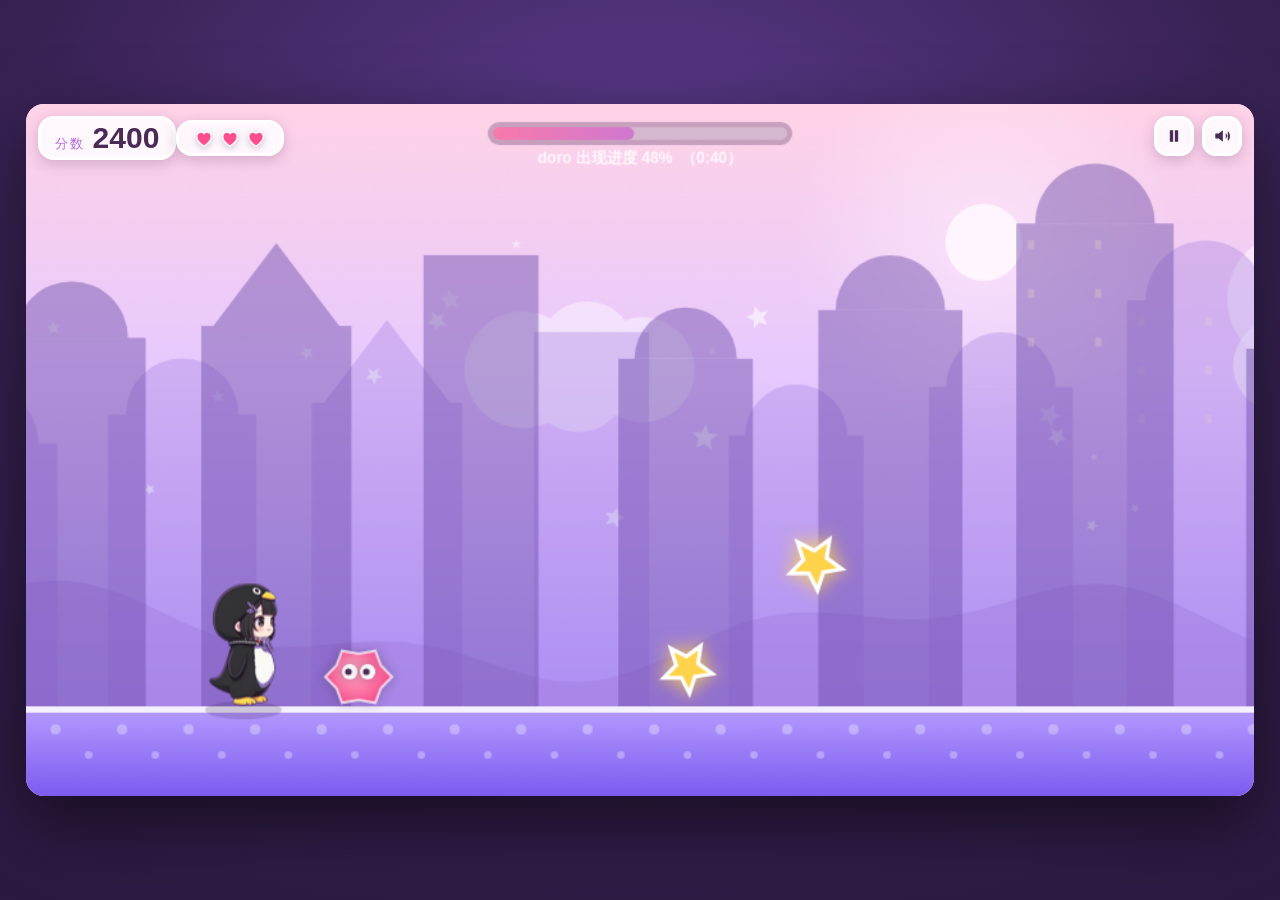
<file: projects/gugugaga-run/_vcheck_run.html>
<!DOCTYPE html>
<html lang="zh-CN">
<head>
<meta charset="UTF-8">
<meta name="viewport" content="width=device-width, initial-scale=1.0">
<title>咕咕嘎嘎快跑 · GUGU GAGA DASH</title>
<link rel="preconnect" href="https://miaoda.feishu.cn">
<link rel="stylesheet" href="https://miaoda.feishu.cn/fonts/css2?family=Baloo+2:wght@600;800&family=ZCOOL+KuaiLe&display=swap">
<style>
  * { margin:0; padding:0; box-sizing:border-box; -webkit-tap-highlight-color:transparent; }
  html,body { height:100%; }
  body {
    background: radial-gradient(120% 120% at 50% 20%, #5b3a8c 0%, #35204f 45%, #241536 100%);
    display:flex; align-items:center; justify-content:center; overflow:hidden;
    font-family:'ZCOOL KuaiLe','Baloo 2','PingFang SC','Microsoft YaHei',sans-serif;
    color:#4a2b57; user-select:none; -webkit-user-select:none;
  }
  #wrap {
    position:relative; width:min(96vw, calc(94vh * 16 / 9)); aspect-ratio:16/9;
    border-radius:18px; overflow:hidden; box-shadow:0 24px 70px rgba(0,0,0,.55);
    background:#ffd9ec; touch-action:manipulation; cursor:pointer;
  }
  canvas { position:absolute; inset:0; width:100%; height:100%; display:block; }

  /* ===== HUD ===== */
  #hud { position:absolute; inset:0; z-index:5; pointer-events:none; font-family:'Baloo 2','ZCOOL KuaiLe','PingFang SC',sans-serif; }
  #hud .chip {
    position:absolute; background:rgba(255,255,255,.82); border:3px solid #fff;
    border-radius:16px; box-shadow:0 4px 14px rgba(74,43,87,.22); padding:4px 14px;
  }
  #scoreBox { top:12px; left:12px; display:flex; align-items:baseline; gap:8px; }
  #scoreLabel { font-size:13px; color:#b06bd9; letter-spacing:2px; }
  #scoreVal { font-size:30px; font-weight:800; color:#4a2b57; line-height:1; }
  #hearts { top:16px; left:150px; display:flex; gap:4px; padding:6px 10px; }
  #hearts svg { width:22px; height:22px; display:block; filter:drop-shadow(0 2px 3px rgba(74,43,87,.25)); }
  #combo { top:56px; left:12px; font-size:24px; font-weight:800; color:#ff5f8f;
    text-shadow:0 2px 0 #fff, 0 4px 10px rgba(255,95,143,.45); display:none; }
  #combo.show { display:block; animation:comboPop .25s ease; }
  @keyframes comboPop { 0%{transform:scale(1.6)} 100%{transform:scale(1)} }
  #bossWrap { position:absolute; top:14px; left:50%; transform:translateX(-50%);
    width:min(42%,320px); display:none; flex-direction:column; align-items:center; gap:4px; }
  #bossName { font-size:15px; color:#fff; background:#4a2b57; padding:2px 14px; border-radius:999px;
    box-shadow:0 3px 8px rgba(0,0,0,.3); letter-spacing:1px; }
  #bossBar { width:100%; height:14px; background:rgba(74,43,87,.25); border:3px solid #fff;
    border-radius:999px; overflow:hidden; box-shadow:0 3px 10px rgba(74,43,87,.25); }
  #bossFill { height:100%; width:100%; background:linear-gradient(90deg,#ff6fa5,#ff9d4d);
    border-radius:999px; transition:width .18s ease; }
  #topBtns { position:absolute; top:12px; right:12px; display:flex; gap:8px; }
  #topBtns button {
    pointer-events:auto; width:40px; height:40px; border-radius:14px; border:3px solid #fff;
    background:rgba(255,255,255,.82); box-shadow:0 4px 14px rgba(74,43,87,.22);
    display:flex; align-items:center; justify-content:center; cursor:pointer; transition:transform .12s;
  }
  #topBtns button:hover { transform:scale(1.08); }
  #topBtns button:active { transform:scale(.94); }
  #topBtns svg { width:20px; height:20px; fill:#4a2b57; }
  #topBtns button.off svg { fill:#c9a8d9; }

  /* ===== 覆盖层 ===== */
  .screen { position:absolute; inset:0; z-index:10; display:flex; flex-direction:column;
    align-items:center; justify-content:center; gap:14px; text-align:center;
    background:rgba(52,31,76,.42); backdrop-filter:blur(3px); -webkit-backdrop-filter:blur(3px);
    padding:20px; }
  .screen.hidden { display:none !important; }
  .screen h1 { font-size:clamp(34px,6.5vw,64px); color:#fff; letter-spacing:4px;
    text-shadow:0 4px 0 #e94f9a, 0 8px 24px rgba(0,0,0,.35); line-height:1.1; }
  .screen h2 { font-size:clamp(26px,4.4vw,44px); color:#fff; letter-spacing:3px;
    text-shadow:0 3px 0 #e94f9a, 0 6px 18px rgba(0,0,0,.35); }
  .sub { color:#ffe9f5; font-size:clamp(13px,1.8vw,18px); letter-spacing:1px;
    text-shadow:0 2px 6px rgba(0,0,0,.35); max-width:70%; line-height:1.7; }
  .titleArt { display:flex; align-items:flex-end; gap:26px; margin-bottom:2px; }
  .titleArt img { height:clamp(80px,16vh,150px); filter:drop-shadow(0 10px 18px rgba(0,0,0,.35)); }
  .titleArt .peng { animation:bob 1.1s ease-in-out infinite; }
  .titleArt .doro { animation:bob 1.3s ease-in-out infinite reverse; }
  @keyframes bob { 0%,100%{transform:translateY(0)} 50%{transform:translateY(-10px)} }
  .bigBtn {
    font-family:inherit; font-size:clamp(18px,2.6vw,26px); color:#fff; letter-spacing:3px;
    background:linear-gradient(180deg,#ff7ab0,#ff4d8d); border:none; border-radius:999px;
    padding:14px 54px; cursor:pointer; box-shadow:0 6px 0 #c92c6d, 0 12px 26px rgba(233,79,154,.45);
    transition:transform .12s, box-shadow .12s; margin-top:6px;
  }
  .bigBtn:hover { transform:translateY(-2px) scale(1.03); }
  .bigBtn:active { transform:translateY(3px); box-shadow:0 2px 0 #c92c6d, 0 6px 14px rgba(233,79,154,.4); }
  .bigBtn.green { background:linear-gradient(180deg,#7ad7a8,#43b983); box-shadow:0 6px 0 #2c8a5c, 0 12px 26px rgba(67,185,131,.45); }
  .bigBtn.ghost { background:rgba(255,255,255,.16); border:3px solid rgba(255,255,255,.8);
    box-shadow:0 6px 0 rgba(255,255,255,.25), 0 10px 20px rgba(0,0,0,.2); }
  .btnRow { display:flex; gap:14px; flex-wrap:wrap; justify-content:center; }
  .hint { color:#ffd9ec; font-size:clamp(11px,1.4vw,14px); letter-spacing:1px; line-height:1.9;
    text-shadow:0 2px 4px rgba(0,0,0,.4); background:rgba(0,0,0,.18); padding:8px 18px; border-radius:12px; }
  .stats { display:flex; gap:12px; flex-wrap:wrap; justify-content:center; }
  .stat { background:rgba(255,255,255,.9); border:3px solid #fff; border-radius:16px;
    padding:8px 20px; box-shadow:0 4px 14px rgba(74,43,87,.22); min-width:110px; }
  .stat .k { font-size:12px; color:#b06bd9; letter-spacing:2px; }
  .stat .v { font-size:26px; font-weight:800; color:#4a2b57; line-height:1.2; }
  .banner {
    position:absolute; top:22%; left:50%; transform:translate(-50%,-50%) scale(0);
    z-index:8; background:#ff4d8d; color:#fff; font-size:clamp(20px,3.4vw,34px);
    padding:12px 36px; border-radius:999px; letter-spacing:3px; border:4px solid #fff;
    box-shadow:0 8px 30px rgba(0,0,0,.4); white-space:nowrap; opacity:0;
  }
  .banner.pop { animation:bannerPop 1.6s cubic-bezier(.2,1.4,.4,1) forwards; }
  @keyframes bannerPop {
    0%{transform:translate(-50%,-50%) scale(0); opacity:0}
    14%{transform:translate(-50%,-50%) scale(1.15); opacity:1}
    24%{transform:translate(-50%,-50%) scale(1); opacity:1}
    82%{transform:translate(-50%,-50%) scale(1); opacity:1}
    100%{transform:translate(-50%,-50%) scale(.9); opacity:0}
  }
  .loading { color:#fff; font-size:16px; letter-spacing:2px; }
  @media (max-width:640px) {
    #hearts { left:12px; top:62px; }
    #scoreVal { font-size:24px; }
    #topBtns { top:8px; right:8px; gap:6px; }
    #topBtns button { width:40px; height:40px; }
    .hint { font-size:12px; }
  }
</style>
</head>
<body>
<div id="wrap">
  <canvas id="game" width="960" height="540"></canvas>

  <!-- HUD -->
  <div id="hud">
    <div class="chip" id="scoreBox"><span id="scoreLabel">分数</span><span id="scoreVal">0</span></div>
    <div class="chip" id="hearts"></div>
    <div id="combo">COMBO ×<span id="comboVal">1</span></div>
    <div id="bossWrap">
      <div id="bossName">doro</div>
      <div id="bossBar"><div id="bossFill"></div></div>
    </div>
    <div id="topBtns">
      <button id="btnPause" title="暂停 (P)"><svg viewBox="0 0 24 24"><path d="M7 5h4v14H7zM13 5h4v14h-4z"/></svg></button>
      <button id="btnMute" title="音乐 (M)"><svg viewBox="0 0 24 24"><path d="M4 9v6h4l5 4V5L8 9H4z"/><path d="M16.5 8.5a5 5 0 0 1 0 7"/><path d="M19 6a8 8 0 0 1 0 12"/></svg></button>
    </div>
  </div>

  <div id="banner" class="banner"></div>

  <!-- 标题 -->
  <div id="screenTitle" class="screen">
    <div class="titleArt">
      <img class="peng" src="assets/player.png" alt="咕咕嘎嘎">
      <img class="doro" src="assets/boss.png" alt="doro">
    </div>
    <h1>咕咕嘎嘎快跑</h1>
    <div class="sub">GUGU GAGA DASH · 踩着节拍收集音符，召唤并击败大 boss doro！</div>
    <button id="btnStart" class="bigBtn">开始游戏</button>
    <div class="hint">空格 / ↑ / W / 点击：跳跃（可二段跳）　·　↓ / S / Ctrl：下蹲　·　P 暂停　·　M 音乐</div>
    <div id="loadingText" class="loading">素材加载中…</div>
  </div>

  <!-- 暂停 -->
  <div id="screenPause" class="screen hidden">
    <h2>暂停中</h2>
    <div class="btnRow">
      <button id="btnResume" class="bigBtn green">继续</button>
      <button id="btnRestart" class="bigBtn ghost">重新开始</button>
      <button id="btnQuit" class="bigBtn ghost">回标题</button>
    </div>
  </div>

  <!-- 游戏结束 -->
  <div id="screenOver" class="screen hidden">
    <h2>咕咕嘎嘎倒下了…</h2>
    <div class="stats">
      <div class="stat"><div class="k">本局分数</div><div class="v" id="overScore">0</div></div>
      <div class="stat"><div class="k">最高纪录</div><div class="v" id="overBest">0</div></div>
      <div class="stat"><div class="k">最大连击</div><div class="v" id="overCombo">0</div></div>
      <div class="stat"><div class="k">收集音符</div><div class="v" id="overNotes">0</div></div>
    </div>
    <div class="btnRow">
      <button id="btnRetry" class="bigBtn">再来一局</button>
      <button id="btnHome" class="bigBtn ghost">回标题</button>
    </div>
  </div>

  <!-- 胜利 -->
  <div id="screenWin" class="screen hidden">
    <h2>胜利！咕咕嘎嘎打败了 doro！</h2>
    <div class="stats">
      <div class="stat"><div class="k">本局分数</div><div class="v" id="winScore">0</div></div>
      <div class="stat"><div class="k">最高纪录</div><div class="v" id="winBest">0</div></div>
      <div class="stat"><div class="k">最大连击</div><div class="v" id="winCombo">0</div></div>
      <div class="stat"><div class="k">收集音符</div><div class="v" id="winNotes">0</div></div>
    </div>
    <div class="btnRow">
      <button id="btnAgain" class="bigBtn">再来一局</button>
      <button id="btnHome2" class="bigBtn ghost">回标题</button>
    </div>
  </div>
</div>

<script>
"use strict";
/* ============ 常量 ============ */
const W = 960, H = 540;
const GROUND = 470;                       // 地面高度（脚底 y）
const GRAV = 2150, JUMP_V = 720, JUMP_V2 = 650;
const BEAT = 60 / 128;                    // 一拍时长（128 BPM）
const STEP_16 = BEAT / 4;                 // 十六分音符
const rand = (a, b) => a + Math.random() * (b - a);
const pick = (arr) => arr[(Math.random() * arr.length) | 0];
const clamp = (v, a, b) => v < a ? a : v > b ? b : v;
const midiHz = (m) => 440 * Math.pow(2, (m - 69) / 12);

/* ============ DOM ============ */
const $ = (id) => document.getElementById(id);
const cv = $('game'), ctx = cv.getContext('2d');
const elScore = $('scoreVal'), elCombo = $('combo'), elComboVal = $('comboVal'),
      elHearts = $('hearts'), elBossWrap = $('bossWrap'), elBossFill = $('bossFill'),
      banner = $('banner'), loadingText = $('loadingText');

/* ============ 素材 ============ */
const imgs = { player: new Image(), boss: new Image(), bg: new Image() };
imgs.player.src = 'assets/player.png';
imgs.boss.src = 'assets/boss.png';
imgs.bg.src = 'assets/bg.jpg';
let imgLoaded = 0, imgReady = false;
const readyImg = () => {
  imgLoaded++;
  if (imgLoaded >= 3) {
    imgReady = true;
    loadingText.textContent = '';
    $('btnStart').disabled = false;
  }
};
imgs.player.onload = readyImg;
imgs.boss.onload = readyImg;
imgs.bg.onload = readyImg;

/* ============ 音频引擎（Web Audio 程序化配乐） ============ */
let AC = null, masterGain = null, musicGain = null, sfxGain = null;
let musicOn = true, musicStep = 0, nextStepT = 0, schedTimer = null;
const BASS = [33, 33, 45, 33, 40, 40, 43, 40, 38, 38, 50, 38, 43, 43, 47, 43,
              33, 33, 45, 33, 40, 40, 43, 40, 45, 43, 40, 38, 47, 50, 52, 50];
const LEAD = [72, null, 76, null, 79, null, 84, null, 79, null, 76, null, 72, null, 74, null,
              76, null, 79, null, 83, null, 79, null, 76, null, 74, null, 71, null, 67, null];

function ensureAudio() {
  if (AC) { if (AC.state === 'suspended') AC.resume(); return; }
  AC = new (window.AudioContext || window.webkitAudioContext)();
  masterGain = AC.createGain(); masterGain.gain.value = musicOn ? 1 : 0; masterGain.connect(AC.destination);
  musicGain = AC.createGain(); musicGain.gain.value = 0.20; musicGain.connect(masterGain);
  sfxGain = AC.createGain(); sfxGain.gain.value = 0.55; sfxGain.connect(masterGain);
  musicStep = 0; nextStepT = AC.currentTime + 0.08;
  schedTimer = setInterval(scheduleMusic, 30);
}
function currentBeat() { return AC ? (musicStep / 4 + (AC.currentTime - nextStepT) / BEAT) : (game.t / BEAT); }
function toggleMusic() {
  musicOn = !musicOn;
  $('btnMute').classList.toggle('off', !musicOn);
  if (masterGain) masterGain.gain.value = musicOn ? 1 : 0;
}
function tone(freq, t, dur, type, vol, glideTo, dest) {
  if (!AC) return;
  const o = AC.createOscillator(), g = AC.createGain();
  o.type = type; o.frequency.setValueAtTime(freq, t);
  if (glideTo) o.frequency.exponentialRampToValueAtTime(Math.max(20, glideTo), t + dur);
  g.gain.setValueAtTime(0, t);
  g.gain.linearRampToValueAtTime(vol, t + 0.008);
  g.gain.exponentialRampToValueAtTime(0.001, t + dur);
  o.connect(g); g.connect(dest || sfxGain);
  o.start(t); o.stop(t + dur + 0.02);
}
function noise(t, dur, vol, filterFreq, dest) {
  if (!AC) return;
  const len = Math.max(1, (dur * AC.sampleRate) | 0);
  const buf = AC.createBuffer(1, len, AC.sampleRate);
  const d = buf.getChannelData(0);
  for (let i = 0; i < len; i++) d[i] = (Math.random() * 2 - 1) * (1 - i / len);
  const src = AC.createBufferSource(); src.buffer = buf;
  const f = AC.createBiquadFilter(); f.type = 'lowpass'; f.frequency.value = filterFreq;
  const g = AC.createGain(); g.gain.setValueAtTime(vol, t);
  g.gain.exponentialRampToValueAtTime(0.001, t + dur);
  src.connect(f); f.connect(g); g.connect(dest || sfxGain);
  src.start(t);
}
function scheduleMusic() {
  if (!AC) return;
  while (nextStepT < AC.currentTime + 0.14) {
    const s = musicStep % 32, t = nextStepT;
    if (s % 4 === 0) tone(150, t, 0.14, 'sine', 0.9, 48, musicGain);               // 底鼓
    if (s % 8 === 4) noise(t, 0.06, 0.28, 2600, musicGain);                          // 军鼓
    if (s % 2 === 1) noise(t, 0.03, 0.10, 9000, musicGain);                          // 踩镲
    if (BASS[s] != null) tone(midiHz(BASS[s]), t, STEP_16 * 1.9, 'triangle', 0.42, 0, musicGain);
    if (LEAD[s] != null) tone(midiHz(LEAD[s]), t, STEP_16 * 1.4, 'square', 0.10, 0, musicGain);
    nextStepT += STEP_16; musicStep++;
  }
}
function sfxJump() { tone(320, AC ? AC.currentTime : 0, 0.13, 'sine', 0.5, 680); }
function sfxDoubleJump() { tone(420, AC ? AC.currentTime : 0, 0.15, 'sine', 0.5, 980); }
function sfxCollect() {
  const t = AC ? AC.currentTime : 0;
  tone(880, t, 0.10, 'sine', 0.5); tone(1318, t + 0.07, 0.16, 'sine', 0.5);
}
function sfxHurt() { const t = AC ? AC.currentTime : 0; tone(320, t, 0.30, 'sawtooth', 0.5, 70); noise(t, 0.2, 0.3, 1200); }
function sfxRoar() { const t = AC ? AC.currentTime : 0; tone(110, t, 0.6, 'sawtooth', 0.6, 55); noise(t, 0.5, 0.35, 500); }
function sfxStomp() { tone(140, AC ? AC.currentTime : 0, 0.22, 'sine', 0.8, 40); }
function sfxHitBoss() { tone(520, AC ? AC.currentTime : 0, 0.09, 'square', 0.4, 660); }
function sfxItem() { const t = AC ? AC.currentTime : 0; tone(880, t, 0.09, 'sine', 0.35, 1320); tone(1320, t + 0.08, 0.12, 'sine', 0.3, 1760); }
function sfxWin() { const t = AC ? AC.currentTime : 0; [72, 76, 79, 84, 88].forEach((n, i) => tone(midiHz(n), t + i * 0.11, 0.28, 'square', 0.22)); }
function sfxLose() { const t = AC ? AC.currentTime : 0; [72, 67, 64, 60].forEach((n, i) => tone(midiHz(n), t + i * 0.16, 0.3, 'triangle', 0.35)); }

/* ============ 输入 ============ */
const keys = {};
let crouchKey = false;
document.addEventListener('keydown', (e) => {
  if (e.code === 'Space' || e.code === 'ArrowUp' || e.code === 'KeyW') {
    e.preventDefault();
    if (!e.repeat) queueJump();
  } else if (e.code === 'ArrowDown' || e.code === 'KeyS' || e.code === 'ControlLeft' || e.code === 'ControlRight') {
    e.preventDefault();
    crouchKey = true;
  } else if (e.code === 'KeyP' || e.code === 'Escape') togglePause();
  else if (e.code === 'KeyM') toggleMusic();
  else if (e.code === 'Enter') {
    if (game.mode === 'title') startGame();
    else if (game.mode === 'gameover' || game.mode === 'victory') startGame();
  }
});
document.addEventListener('keyup', (e) => {
  if (e.code === 'ArrowDown' || e.code === 'KeyS' || e.code === 'ControlLeft' || e.code === 'ControlRight') crouchKey = false;
});
function queueJump() {
  if (game.mode === 'title') { startGame(); return; }
  if (game.mode === 'pause') { return; }
  if (game.mode === 'running' || game.mode === 'boss' || game.mode === 'bossintro') {
    ensureAudio();
    pl.jumpBuf = 0.14;
  }
}
cv.addEventListener('pointerdown', (e) => {
  e.preventDefault();
  if (game.mode === 'title') { startGame(); return; }
  if (game.mode === 'running' || game.mode === 'boss' || game.mode === 'bossintro') {
    ensureAudio();
    pl.jumpBuf = 0.14;
  }
});
document.addEventListener('visibilitychange', () => { if (document.hidden && game.mode !== 'title') setPaused(true); });

/* ============ 游戏状态 ============ */
const game = {
  mode: 'title', t: 0, runT: 0, speed: 330, scroll: 0,
  score: 0, combo: 0, maxCombo: 0, hearts: 3,
  notesGot: 0,
  bossHp: 10, bossMax: 10, bossActive: false, bossIntroT: 0, bossFlash: 0,
  nextSpawnBeat: 4, nextBossBeat: 0, lastPattern: '', nextItemBeat: 0,
  lastJumpObstacleBeat: -99,
  obstacles: [], notes: [], waves: [], parts: [], pops: [], confetti: [], items: [],
  invincible: 0, magnet: 0, doubleT: 0,
  invuln: 0, shake: 0, hitStop: 0, winT: 0, best: 0
};
try { game.best = parseInt(localStorage.getItem('guguBest') || '0', 10) || 0; } catch (e) { game.best = 0; }

const pl = { x: 170, y: GROUND, w: 58, h: 64, vy: 0, jumps: 0, grounded: true, coyote: 0,
             jumpBuf: 0, runPhase: 0, squashX: 1, squashY: 1, rot: 0, invuln: 0, crouching: false, crouchBuf: 0 };
const boss = { x: W - 190, y: GROUND, w: 118, h: 128, homeX: W - 190, vx: 0, vy: 0,
               mode: 'idle', timer: 0, squash: 1, flash: 0, active: false, bob: 0 };

/* ============ 重置 ============ */
function resetGame() {
  game.mode = 'running'; game.t = 0; game.runT = 0; game.speed = 330; game.scroll = 0;
  game.score = 0; game.combo = 0; game.maxCombo = 0; game.hearts = 3;
  game.notesGot = 0; game.bossHp = game.bossMax; game.bossActive = false; game.bossIntroT = 0;
  game.nextSpawnBeat = currentBeat() + 3; game.nextBossBeat = 0; game.lastPattern = '';
  game.lastJumpObstacleBeat = -99;
  game.obstacles = []; game.notes = []; game.waves = []; game.parts = []; game.pops = []; game.confetti = []; game.items = [];
  game.invincible = 0; game.magnet = 0; game.doubleT = 0;
  game.nextItemBeat = currentBeat() + rand(6, 10);
  game.invuln = 0; game.shake = 0; game.hitStop = 0; game.winT = 0;
  pl.x = 170; pl.y = GROUND; pl.vy = 0; pl.jumps = 0; pl.grounded = true; pl.coyote = 0;
  pl.jumpBuf = 0; pl.squashX = 1; pl.squashY = 1; pl.rot = 0; pl.invuln = 0;
  boss.x = boss.homeX; boss.y = GROUND; boss.vx = 0; boss.vy = 0;
  boss.mode = 'idle'; boss.timer = 0; boss.squash = 1; boss.flash = 0; boss.active = false; boss.bob = 0;
  elBossWrap.style.display = 'none';
  hideScreen($('screenPause'));
}
/* ============ 生成与实体 ============ */
function noteAt(x, y, bossNote, v) {
  return { x, y, r: 20, taken: false, spawnX: x, spawnBeat: currentBeat(), kind: 'note', bossNote: !!bossNote, v: v || 0 };
}
function noteArriveBeat(n) { return n.spawnBeat + (n.spawnX - pl.x) / game.speed / BEAT; }

function spawnNoteLine() {
  const baseX = W + 60, n = 4 + (Math.random() < 0.5 ? 1 : 0), sp = game.speed * 0.45;
  for (let i = 0; i < n; i++) {
    game.notes.push(noteAt(baseX + i * sp, (i % 2 === 0 ? GROUND - 30 : GROUND - 112)));
  }
}
function spawnObstacle() {
  const count = 1 + (Math.random() < 0.4 ? 1 : 0);
  let x = W + 60;
  for (let i = 0; i < count; i++) {
    const t = Math.random();
    if (t < 0.45) game.obstacles.push({ x, y: GROUND - 46, w: 46, h: 46, kind: 'spike', dead: false });
    else if (t < 0.82) game.obstacles.push({ x, y: GROUND - 58, w: 56, h: 58, kind: 'block', dead: false });
    else game.obstacles.push({ x: x + 10, y: 0, w: 46, h: GROUND - 104, kind: 'barrier', dead: false });
    x += game.speed * rand(0.78, 1.05);
  }
}
function spawnMixed() {
  const x = W + 60;
  if (Math.random() < 0.6) game.obstacles.push({ x, y: GROUND - 46, w: 46, h: 46, kind: 'spike', dead: false });
  else game.obstacles.push({ x, y: GROUND - 58, w: 56, h: 58, kind: 'block', dead: false });
  const gapX = x + game.speed * 0.9;
  for (let i = 0; i < 3; i++) game.notes.push(noteAt(gapX + i * game.speed * 0.45, (i % 2 === 0 ? GROUND - 30 : GROUND - 112)));
}
function spawnBarrier() {
  const x = W + 60;
  game.obstacles.push({ x, y: 0, w: 46, h: GROUND - 104, kind: 'barrier', dead: false });
  game.notes.push(noteAt(x - game.speed * 0.5, GROUND - 30));
}
function spawnRoof() {
  // 顶部横杆：底部在 GROUND-50，站立会撞、下蹲可通过
  const x = W + 60;
  game.obstacles.push({ x, y: 0, w: 72, h: GROUND - 50, kind: 'roof', dead: false });
}
function spawnItem() {
  const r = Math.random();
  const kind = r < 0.30 ? 'star' : r < 0.55 ? 'magnet' : r < 0.80 ? 'double' : 'heart';
  const air = Math.random() < 0.45;
  game.items.push({ x: W + 60, y: air ? GROUND - 118 : GROUND - 48, w: 46, h: 48, kind, dead: false, t: 0 });
}
function spawnPattern() {
  const beat = currentBeat();
  const r = Math.random(), rush = game.runT > 28 && Math.random() < 0.4;
  // 屋顶需要前方无障碍掩护：距上一个需要跳跃的障碍 ≥3.2 拍才生成
  let kind = 'note';
  if (r < 0.30) kind = 'note';
  else if (r < 0.56) kind = 'obstacle';
  else if (r < 0.74) kind = 'mixed';
  else if (r < 0.88) kind = 'barrier';
  else if (beat - game.lastJumpObstacleBeat >= 3.2) kind = 'roof';
  if (kind === 'note') spawnNoteLine();
  else if (kind === 'obstacle') { spawnObstacle(); game.lastJumpObstacleBeat = beat; }
  else if (kind === 'mixed') { spawnMixed(); game.lastJumpObstacleBeat = beat; }
  else if (kind === 'barrier') spawnBarrier();
  else spawnRoof();
  // 屋顶之后强制拉开 4 拍，避免下一批障碍紧贴屋顶
  game.nextSpawnBeat += (kind === 'roof' ? 4 : (rush ? 2 : (Math.random() < 0.45 ? 4 : 2)));
}

/* ============ 玩家物理 ============ */
function updatePlayer(dt) {
  pl.jumpBuf = Math.max(0, pl.jumpBuf - dt);
  pl.coyote = pl.grounded ? 0.09 : Math.max(0, pl.coyote - dt);
  const wasGround = pl.grounded;
  pl.vy += GRAV * dt;
  pl.y += pl.vy * dt;
  if (pl.y >= GROUND) {
    if (!wasGround) landFX();
    pl.y = GROUND; pl.vy = 0; pl.grounded = true; pl.jumps = 0;
  } else pl.grounded = false;
  pl.invuln = Math.max(0, pl.invuln - dt);
  // 下蹲状态：按键或缓冲（演示机器人）触发，起跳解除
  pl.crouchBuf = Math.max(0, pl.crouchBuf - dt);
  if (crouchKey || pl.crouchBuf > 0) pl.crouching = true;
  else pl.crouching = false;
  if (!pl.grounded && pl.crouching) pl.vy = Math.max(pl.vy, 420); // 空中按下蹲快速下落

  if (pl.jumpBuf > 0) {
    if (pl.grounded || pl.coyote > 0) doJump(JUMP_V, false);
    else if (pl.jumps < 2) doJump(JUMP_V2, true);
  }
  if (pl.grounded) pl.runPhase += dt * (11 + game.speed * 0.012);
  pl.squashX += (1 - pl.squashX) * Math.min(1, dt * 11);
  pl.squashY += (1 - pl.squashY) * Math.min(1, dt * 11);
  pl.rot += (0 - pl.rot) * Math.min(1, dt * 7);
}
function doJump(v, dbl) {
  pl.vy = -v; pl.grounded = false; pl.coyote = 0; pl.jumpBuf = 0;
  pl.crouching = false; pl.crouchBuf = 0;
  pl.squashX = 1.35; pl.squashY = 0.68;
  if (dbl) { pl.jumps = 2; pl.rot = -0.5; sfxDoubleJump(); }
  else { pl.jumps = 1; sfxJump(); }
  spawnDust(pl.x, GROUND, 5);
}
function landFX() {
  pl.squashX = 0.72; pl.squashY = 1.32; pl.rot = 0;
  spawnDust(pl.x, GROUND, 8);
}

/* ============ 跑酷阶段 ============ */
function updateRunning(dt) {
  game.runT += dt;
  game.speed = Math.min(500, 330 + game.runT * 2.0 + game.notesGot * 3.0);
  const beat = currentBeat();
  let guard = 0;
  while (beat >= game.nextSpawnBeat && guard++ < 3) spawnPattern();
  if (beat >= game.nextItemBeat) {
    spawnItem();
    game.nextItemBeat = beat + rand(5, 9);
  }
  moveEntities(dt);
  collisions();
  cleanEntities();
  maybeStartBoss();
}
function moveEntities(dt) {
  for (const o of game.obstacles) o.x -= game.speed * dt;
  for (const n of game.notes) n.x -= (n.v || game.speed) * dt;
  for (const w of game.waves) w.x -= w.v * dt;
  for (const it of game.items) it.x -= game.speed * dt;
  if (game.magnet > 0) {
    for (const n of game.notes) {
      if (!n.taken && n.x > pl.x && n.x - pl.x < 190) n.x -= (n.x - pl.x - 12) * Math.min(1, dt * 5);
    }
  }
}
function cleanEntities() {
  game.obstacles = game.obstacles.filter(o => !o.dead && o.x > -80);
  game.notes = game.notes.filter(n => !n.taken && n.x > -80);
  game.waves = game.waves.filter(w => !w.dead && w.x > -80);
  game.items = game.items.filter(it => !it.dead && it.x > -80);
}

/* ============ BOSS 战 ============ */
function startBossIntro() {
  game.mode = 'bossintro'; game.bossIntroT = 2.3;
  boss.active = true; elBossWrap.style.display = 'flex';
  bannerShow('危险！doro 出现了！');
  sfxRoar(); game.shake = 16;
  for (const n of game.notes) spawnBurst(n.x, n.y, '#ffffff', 4);
  game.notes = []; game.obstacles = []; game.waves = []; game.items = [];
}
function updateBossIntro(dt) {
  game.bossIntroT -= dt;
  boss.x += (boss.homeX - boss.x) * Math.min(1, dt * 2.2);
  boss.bob += dt * 3;
  if (game.bossIntroT <= 0) {
    game.mode = 'boss'; game.nextBossBeat = currentBeat() + 2;
    boss.mode = 'idle'; boss.x = boss.homeX;
  }
}
function startBossPattern() {
  const low = game.bossHp <= game.bossMax * 0.4;
  const pool = low ? ['dash', 'dash', 'shock', 'volley', 'volley', 'spikes', 'slam'] : ['dash', 'shock', 'volley', 'volley', 'spikes', 'slam'];
  let p = pick(pool);
  if (p === game.lastPattern) p = pick(pool);
  game.lastPattern = p;
  boss.mode = p + 'Telegraph';
  boss.timer = p === 'dash' ? 0.55 : p === 'shock' ? 0.5 : p === 'volley' ? 0.65 : p === 'spikes' ? 0.65 : 0.7;
  const len = p === 'dash' ? 5 : p === 'shock' ? 6 : p === 'volley' ? 10 : p === 'spikes' ? 9 : 8;
  game.nextBossBeat = currentBeat() + len + 1;
}
function startVolley() {
  boss.mode = 'volley'; boss.timer = 1.2; boss.squash = 1.2;
  // 第一个音符距玩家约 1000px（原约 500px），拉开一倍提前量
  const x0 = boss.x + 400;
  for (let i = 0; i < 4; i++) {
    game.notes.push(noteAt(x0 - i * 264, (i % 2 === 0 ? GROUND - 30 : GROUND - 112), true, 440));
  }
}
function startSpikes() {
  boss.mode = 'spikes'; boss.timer = 1.2; boss.squash = 1.2;
  // 第一个尖刺距玩家约 1000px（原约 500px），并保证每个尖刺都有足够反应距离
  const x0 = boss.x + 400;
  for (let i = 0; i < 3; i++) {
    game.waves.push({ x: x0 - i * 368, y: i % 2 === 0 ? GROUND - 14 : GROUND - 116, w: 40, h: 34, v: 460, kind: 'spiky', dead: false });
  }
}
function updateBoss(dt) {
  boss.flash = Math.max(0, boss.flash - dt);
  boss.squash += (1 - boss.squash) * Math.min(1, dt * 10);
  if (game.mode === 'boss' && boss.mode === 'idle' && currentBeat() >= game.nextBossBeat) startBossPattern();
  switch (boss.mode) {
    case 'idle': boss.bob += dt * 3; break;
    case 'dashTelegraph':
      boss.squash = 0.8; boss.timer -= dt;
      if (boss.timer <= 0) { boss.mode = 'dash'; boss.vx = -680; sfxStomp(); }
      break;
    case 'dash':
      boss.x += boss.vx * dt;
      if (boss.x < 130) boss.vx = 560;
      if (boss.x >= boss.homeX) { boss.x = boss.homeX; boss.vx = 0; boss.mode = 'idle'; spawnDust(boss.x, GROUND, 6); }
      break;
    case 'shockTelegraph':
      boss.squash = 1.25; boss.timer -= dt;
      if (boss.timer <= 0) {
        boss.mode = 'idle'; sfxStomp(); game.shake = 8;
        // 首个冲击波距玩家约 390px（原约 195px），拉开一倍提前量
        game.waves.push({ x: boss.x + 135, y: GROUND - 16, w: 46, h: 26, v: 460, kind: 'wave', dead: false });
        game.waves.push({ x: boss.x - 210, y: GROUND - 16, w: 46, h: 26, v: 460, kind: 'wave', dead: false });
      }
      break;
    case 'volleyTelegraph':
      boss.squash = 0.85; boss.timer -= dt;
      if (boss.timer <= 0) startVolley();
      break;
    case 'volley':
      boss.bob += dt * 3; boss.timer -= dt;
      if (boss.timer <= 0) boss.mode = 'idle';
      break;
    case 'spikesTelegraph':
      boss.squash = 0.85; boss.timer -= dt;
      if (boss.timer <= 0) startSpikes();
      break;
    case 'spikes':
      boss.bob += dt * 3; boss.timer -= dt;
      if (boss.timer <= 0) boss.mode = 'idle';
      break;
    case 'slamTelegraph':
      boss.squash = 1.3; boss.timer -= dt;
      if (boss.timer <= 0) { boss.mode = 'slam'; boss.vy = -720; }
      break;
    case 'slam':
      boss.vy += GRAV * 1.1 * dt; boss.y += boss.vy * dt;
      if (boss.y >= GROUND) {
        boss.y = GROUND; boss.vy = 0; boss.mode = 'idle';
        game.shake = 14; sfxStomp(); spawnDust(boss.x, GROUND, 14);
        // 首个冲击波距玩家约 340px（原约 170px），拉开一倍提前量
        game.waves.push({ x: boss.x + 130, y: GROUND - 16, w: 46, h: 26, v: 520, kind: 'wave', dead: false });
        game.waves.push({ x: boss.x - 260, y: GROUND - 16, w: 46, h: 26, v: 520, kind: 'wave', dead: false });
      }
      break;
    case 'stun': boss.bob += dt; break;
  }
  // 冲刺去程有伤害，返程安全；判定箱低于玩家跳跃最高点，保证可躲避
  if (boss.mode === 'dash' && boss.vx < 0 && game.mode === 'boss') {
    if (overlap(plBox(), { x: boss.x - 52, y: boss.y - 88, w: 104, h: 88 })) damagePlayer();
  }
}

/* ============ 碰撞 / 计分 ============ */
function plBox() { const ch = pl.crouching ? 36 : 64; return { x: pl.x - 29, y: pl.y - ch, w: 58, h: ch }; }
function overlap(a, b) { return a.x < b.x + b.w && a.x + a.w > b.x && a.y < b.y + b.h && a.y + a.h > b.y; }

function smashObstacle(o) {
  o.dead = true; game.shake = Math.max(game.shake, 5);
  game.score += 50;
  spawnBurst(o.x + o.w / 2, o.y + o.h / 2, '#ffd34d', 12);
  addPop(o.x + o.w / 2, o.y - 10, 'SMASH +50', '#ffd34d');
}
function damagePlayer() {
  if (game.invuln > 0 || game.invincible > 0 || (game.mode !== 'running' && game.mode !== 'boss')) return;
  if (DEMO) console.log('DEMO|HURT|t=' + game.t.toFixed(1) + '|mode=' + game.mode + '|bossMode=' + boss.mode + '|bossVx=' + boss.vx.toFixed(0) + '|hearts=' + game.hearts + '|py=' + pl.y.toFixed(0) + '|jumps=' + pl.jumps);
  game.hearts--; game.invuln = 1.3; pl.invuln = 1.3; game.shake = 10; game.hitStop = 0.07;
  sfxHurt(); game.combo = 0;
  addPop(pl.x, pl.y - 92, '咕！', '#ff4d8d');
  spawnBurst(pl.x, pl.y - 40, '#ff4d8d', 10);
  if (game.hearts <= 0) gameOver();
}
function collectNote(n) {
  n.taken = true;
  if (n.bossNote) {
    game.bossHp--; boss.flash = 0.25; game.shake = Math.max(game.shake, 4);
    sfxHitBoss(); sfxCollect();
    addPop(boss.x, boss.y - 175, '-1 HP', '#ffd34d');
    spawnBurst(n.x, n.y, '#ffd34d', 8);
    if (game.bossHp <= 0) victory();
    return;
  }
  const offset = Math.abs(currentBeat() - noteArriveBeat(n));
  const perfect = offset < 0.16;
  game.combo++; game.maxCombo = Math.max(game.maxCombo, game.combo);
  game.notesGot++;
  const add = ((perfect ? 100 : 50) + Math.min(100, game.combo * 8)) * (game.doubleT > 0 ? 2 : 1);
  game.score += add;
  sfxCollect();
  addPop(n.x, n.y - 34, (perfect ? 'PERFECT +' : 'GOOD +') + add, perfect ? '#ffd34d' : '#7ad7a8');
  spawnBurst(n.x, n.y, perfect ? '#ffd34d' : '#7ad7a8', perfect ? 12 : 7);
  maybeStartBoss();
}
function maybeStartBoss() {
  if (!boss.active && game.mode === 'running' && (game.score >= 5000 || game.runT >= 120)) startBossIntro();
}
function collectItem(it) {
  it.dead = true;
  const txt = it.kind === 'star' ? '无敌 6s!' : it.kind === 'magnet' ? '磁铁 8s!' : it.kind === 'double' ? '双倍 15s!' : '爱心 +1';
  const col = ITEM_COLORS[it.kind];
  if (it.kind === 'star') game.invincible = 6;
  else if (it.kind === 'magnet') game.magnet = 8;
  else if (it.kind === 'double') game.doubleT = 15;
  else { game.hearts = Math.min(3, game.hearts + 1); updateHearts(); }
  sfxItem();
  addPop(it.x, it.y - 26, txt, col);
  spawnBurst(it.x + it.w / 2, it.y + it.h / 2, col, 10);
}
function collisions() {
  const pb = plBox();
  for (const o of game.obstacles) {
    if (overlap(pb, o)) {
      if (game.invincible > 0) { smashObstacle(o); continue; }
      damagePlayer(); o.dead = true; break;
    }
  }
  for (const w of game.waves) {
    if (overlap(pb, w)) { damagePlayer(); w.dead = true; break; }
  }
  for (const it of game.items) {
    if (it.dead) continue;
    if (Math.abs(it.x + it.w / 2 - pl.x) < it.w / 2 + 26 && Math.abs(it.y + it.h / 2 - (pl.y - 32)) < it.h / 2 + 32) collectItem(it);
  }
  for (const n of game.notes) {
    if (n.taken) continue;
    if (Math.abs(n.x - pl.x) < n.r + 26 && Math.abs(n.y - (pl.y - 32)) < n.r + 30) collectNote(n);
    else if (!n.bossNote && n.x < pl.x - 48 && game.mode === 'running' && game.combo >= 5) {
      n.taken = true; game.combo = 0; addPop(n.x, n.y - 30, 'MISS', '#c9a8d9');
    }
  }
}

/* ============ 粒子 / 飘字 / 结局 ============ */
function spawnBurst(x, y, color, n) {
  for (let i = 0; i < n; i++) game.parts.push({ x, y, vx: rand(-170, 170), vy: rand(-270, -50), life: rand(0.3, 0.6), t: 0, color, size: rand(3, 6) });
}
function spawnDust(x, y, n) {
  for (let i = 0; i < n; i++) game.parts.push({ x: x + rand(-22, 22), y: y - rand(0, 6), vx: rand(-70, 70), vy: rand(-100, -25), life: rand(0.25, 0.5), t: 0, color: 'rgba(255,255,255,.85)', size: rand(3, 7) });
}
function addPop(x, y, text, color) { game.pops.push({ x, y, text, color, t: 0, life: 0.9 }); }
function spawnConfetti(n) {
  for (let i = 0; i < n; i++) game.confetti.push({
    x: rand(0, W), y: rand(-H, 0), vx: rand(-70, 70), vy: rand(90, 230),
    w: rand(6, 12), h: rand(6, 12), color: pick(['#ff6fa5', '#9b6bff', '#ffd34d', '#7ad7a8', '#5ec8f8']), rot: rand(0, 6), vr: rand(-7, 7)
  });
}
function victory() {
  game.mode = 'victory'; game.winT = 0; boss.mode = 'stun';
  sfxWin(); game.score += 500; game.shake = 10; spawnConfetti(80);
  saveBest();
  setTimeout(() => {
    $('winScore').textContent = game.score;
    $('winBest').textContent = game.best;
    $('winCombo').textContent = game.maxCombo;
    $('winNotes').textContent = game.notesGot;
    showScreen($('screenWin'));
  }, 1500);
}
function gameOver() {
  game.mode = 'gameover';
  sfxLose(); game.shake = 14; saveBest();
  setTimeout(() => {
    $('overScore').textContent = game.score;
    $('overBest').textContent = game.best;
    $('overCombo').textContent = game.maxCombo;
    $('overNotes').textContent = game.notesGot;
    showScreen($('screenOver'));
  }, 950);
}
function saveBest() {
  if (game.score > game.best) {
    game.best = game.score;
    try { localStorage.setItem('guguBest', String(game.best)); } catch (e) {}
  }
}

/* ============ 主更新 ============ */
function update(dt) {
  game.t += dt;
  game.shake = Math.max(0, game.shake - dt * 26);
  game.invuln = Math.max(0, game.invuln - dt);
  game.invincible = Math.max(0, game.invincible - dt);
  game.magnet = Math.max(0, game.magnet - dt);
  game.doubleT = Math.max(0, game.doubleT - dt);
  if (game.hitStop > 0) { game.hitStop -= dt; return; }

  if (game.mode === 'running') { updatePlayer(dt); updateRunning(dt); }
  else if (game.mode === 'bossintro') { updatePlayer(dt); updateBossIntro(dt); moveEntities(dt); cleanEntities(); }
  else if (game.mode === 'boss') { updatePlayer(dt); updateBoss(dt); moveEntities(dt); collisions(); cleanEntities(); }
  else if (game.mode === 'victory') { updatePlayer(dt); boss.bob += dt * 2; moveEntities(dt); cleanEntities(); }

  for (const p of game.parts) { p.t += dt; p.x += p.vx * dt; p.y += p.vy * dt; p.vy += 520 * dt; }
  game.parts = game.parts.filter(p => p.t < p.life);
  for (const p of game.pops) p.t += dt;
  game.pops = game.pops.filter(p => p.t < p.life);
  for (const c of game.confetti) {
    c.x += c.vx * dt; c.y += c.vy * dt; c.rot += c.vr * dt;
    if (c.y > H + 20) { c.y = -20; c.x = rand(0, W); }
  }
  game.scroll += game.speed * dt;
  if (game.mode === 'running' || game.mode === 'boss' || game.mode === 'bossintro' || game.mode === 'bossintro') updateHud();
}

function updateHud() {
  elScore.textContent = game.score;
  if (game.combo >= 2) { elCombo.classList.add('show'); elComboVal.textContent = game.combo; }
  else elCombo.classList.remove('show');
  elBossFill.style.width = Math.max(0, Math.round(game.bossHp / game.bossMax * 100)) + '%';
}
let lastHearts = -1;
function updateHearts() {
  if (game.hearts === lastHearts) return;
  lastHearts = game.hearts;
  let s = '';
  for (let i = 0; i < 3; i++) {
    const on = i < game.hearts;
    s += '<svg viewBox="0 0 24 24"><path d="M12 21s-8-5.3-8-11a4.5 4.5 0 0 1 8-2.8A4.5 4.5 0 0 1 20 10c0 5.7-8 11-8 11z" fill="' + (on ? '#ff4d8d' : '#d8c2e8') + '" stroke="#fff" stroke-width="1.5"/></svg>';
  }
  elHearts.innerHTML = s;
}
/* ============ 渲染 ============ */
const TAU = Math.PI * 2;
function roundRect(x, y, w, h, r) {
  ctx.beginPath();
  ctx.moveTo(x + r, y);
  ctx.arcTo(x + w, y, x + w, y + h, r);
  ctx.arcTo(x + w, y + h, x, y + h, r);
  ctx.arcTo(x, y + h, x, y, r);
  ctx.arcTo(x, y, x + w, y, r);
  ctx.closePath();
}
function drawStar(cx, cy, R, rot, color, stroke) {
  ctx.save();
  ctx.translate(cx, cy); ctx.rotate(rot);
  ctx.beginPath();
  for (let i = 0; i < 10; i++) {
    const r = i % 2 === 0 ? R : R * 0.45;
    const a = -Math.PI / 2 + i * Math.PI / 5;
    const px = Math.cos(a) * r, py = Math.sin(a) * r;
    i === 0 ? ctx.moveTo(px, py) : ctx.lineTo(px, py);
  }
  ctx.closePath();
  ctx.fillStyle = color; ctx.fill();
  if (stroke) { ctx.lineWidth = 3; ctx.strokeStyle = stroke; ctx.stroke(); }
  ctx.restore();
}
const deco = (function () {
  let seed = 7; const rnd = () => { seed = (seed * 16807) % 2147483647; return seed / 2147483647; };
  const arr = [];
  for (let i = 0; i < 18; i++) arr.push({ x: rnd() * 1500, y: 60 + rnd() * 300, s: 0.5 + rnd() * 1.1, t: rnd() * 6, type: i % 3 === 0 ? 'note' : 'star', a: 0.35 + rnd() * 0.4 });
  return arr;
})();
// ===== 无缝背景：云/山丘/城市均为独立循环单元，杜绝平铺接缝 =====
const clouds = (function () {
  let seed = 13; const rnd = () => { seed = (seed * 16807) % 2147483647; return seed / 2147483647; };
  const arr = [];
  for (let i = 0; i < 7; i++) arr.push({ x: rnd() * 1500, y: 45 + rnd() * 175, s: 0.7 + rnd() * 1.25, sp: 0.10 + rnd() * 0.09, a: 0.42 + rnd() * 0.3 });
  return arr;
})();
const skyline = (function () {
  let seed = 21; const rnd = () => { seed = (seed * 16807) % 2147483647; return seed / 2147483647; };
  const unit = 160, n = 12;
  const arr = [];
  for (let i = 0; i < n; i++) arr.push({ h: 55 + rnd() * 120, w: unit * (0.52 + rnd() * 0.34), top: rnd() > 0.5 ? 'dome' : (rnd() > 0.45 ? 'point' : 'flat'), win: rnd() });
  return { unit, arr };
})();
function drawCloudPuff(cx, cy, r) {
  ctx.beginPath();
  ctx.arc(cx, cy, r, 0, TAU);
  ctx.arc(cx + r * 1.1, cy - r * 0.35, r * 0.82, 0, TAU);
  ctx.arc(cx + r * 2.05, cy, r * 0.9, 0, TAU);
  ctx.arc(cx + r * 0.95, cy + r * 0.22, r * 0.85, 0, TAU);
  ctx.fill();
}
function drawClouds() {
  const span = W + 420;
  for (const c of clouds) {
    const x = (((c.x - game.scroll * c.sp) % span) + span) % span - 210;
    ctx.globalAlpha = c.a;
    ctx.fillStyle = '#ffffff';
    drawCloudPuff(x, c.y, 30 * c.s);
  }
  ctx.globalAlpha = 1;
}
function drawHills(speed) {
  const phase = game.scroll * speed;
  ctx.fillStyle = 'rgba(170,134,226,.5)';
  ctx.beginPath();
  ctx.moveTo(0, GROUND);
  for (let x = 0; x <= W; x += 8) ctx.lineTo(x, GROUND - 58 - Math.sin(x * 0.008 + phase) * 28 - Math.sin(x * 0.023 + phase * 1.7) * 13);
  ctx.lineTo(W, GROUND);
  ctx.closePath(); ctx.fill();
}
function drawSkylineLayer(speed, baseH, baseA, color) {
  const { unit, arr } = skyline;
  const period = unit * arr.length;
  const off = (game.scroll * speed) % period;
  const i0 = Math.floor(off / unit) - 1;
  ctx.fillStyle = color;
  for (let k = i0; k <= i0 + Math.ceil(W / unit) + 2; k++) {
    const b = arr[((k % arr.length) + arr.length) % arr.length];
    const bx = k * unit - off + (unit - b.w) / 2;
    const top = GROUND - baseH - b.h;
    ctx.globalAlpha = baseA;
    ctx.fillRect(bx, top, b.w, baseH + b.h);
    if (b.top === 'dome') {
      ctx.beginPath(); ctx.arc(bx + b.w / 2, top, b.w * 0.38, Math.PI, 0); ctx.fill();
    } else if (b.top === 'point') {
      ctx.beginPath();
      ctx.moveTo(bx + b.w * 0.08, top); ctx.lineTo(bx + b.w / 2, top - b.w * 0.55); ctx.lineTo(bx + b.w * 0.92, top);
      ctx.closePath(); ctx.fill();
    }
    if (b.win > 0.55 && b.h > 58) {
      const rows = Math.min(3, Math.floor((baseH + b.h) / 46));
      ctx.fillStyle = 'rgba(255,230,190,.5)';
      for (let ry = 0; ry < rows; ry++) for (let rx = 0; rx < 2; rx++) ctx.fillRect(bx + 9 + rx * (b.w - 18) / 2, top + 13 + ry * 38, 5, 7);
      ctx.fillStyle = color;
    }
  }
  ctx.globalAlpha = 1;
}
function drawBackground() {
  const sky = ctx.createLinearGradient(0, 0, 0, GROUND);
  sky.addColorStop(0, '#ffd3e7');
  sky.addColorStop(0.45, '#e7c9ff');
  sky.addColorStop(1, '#b79cff');
  ctx.fillStyle = sky; ctx.fillRect(0, 0, W, GROUND);
  const mx = W * 0.78, my = H * 0.2;
  const glow = ctx.createRadialGradient(mx, my, 16, mx, my, 150);
  glow.addColorStop(0, 'rgba(255,242,255,.5)');
  glow.addColorStop(1, 'rgba(255,242,255,0)');
  ctx.fillStyle = glow; ctx.beginPath(); ctx.arc(mx, my, 150, 0, TAU); ctx.fill();
  ctx.fillStyle = 'rgba(255,248,255,.9)';
  ctx.beginPath(); ctx.arc(mx, my, 30, 0, TAU); ctx.fill();
  for (const d of deco) {
    const x = (((d.x - game.scroll * 0.45) % (W + 100)) + W + 100) % (W + 100) - 50;
    const y = d.y + Math.sin(game.t * 2 + d.t) * 8;
    ctx.globalAlpha = d.a;
    drawStar(x, y, d.type === 'star' ? 7 * d.s : 6 * d.s, game.t * (d.type === 'star' ? 1.4 : 0.9) + d.t, '#ffffff', '');
  }
  ctx.globalAlpha = 1;
  drawClouds();
  drawHills(0.18);
  drawSkylineLayer(0.30, 150, 0.30, 'rgb(150,112,215)');
  drawSkylineLayer(0.52, 210, 0.46, 'rgb(108,74,168)');
}
function drawGround() {
  const g = ctx.createLinearGradient(0, GROUND, 0, H);
  g.addColorStop(0, '#b79cff'); g.addColorStop(1, '#7b5cf0');
  ctx.fillStyle = g; ctx.fillRect(0, GROUND, W, H - GROUND);
  ctx.fillStyle = 'rgba(255,255,255,.85)';
  ctx.fillRect(0, GROUND, W, 5);
  ctx.fillStyle = 'rgba(255,255,255,.32)';
  const off = game.scroll % 52;
  for (let x = -off; x < W; x += 52) {
    ctx.beginPath(); ctx.arc(x, GROUND + 18, 4, 0, TAU); ctx.fill();
    ctx.beginPath(); ctx.arc(x + 26, GROUND + 38, 3, 0, TAU); ctx.fill();
  }
}
function drawObstacles() {
  for (const o of game.obstacles) {
    if (o.kind === 'spike') {
      const cx = o.x + o.w / 2, cy = GROUND - o.h / 2;
      ctx.save();
      ctx.shadowColor = 'rgba(74,43,87,.35)'; ctx.shadowBlur = 8;
      const g = ctx.createRadialGradient(cx - 6, cy - 6, 4, cx, cy, 26);
      g.addColorStop(0, '#ff9dbd'); g.addColorStop(1, '#ff4d8d');
      ctx.fillStyle = g;
      ctx.beginPath();
      for (let i = 0; i < 12; i++) {
        const a = i * Math.PI / 6, r = i % 2 === 0 ? 26 : 20;
        const px = cx + Math.cos(a) * r, py = cy + Math.sin(a) * r * 0.9;
        i === 0 ? ctx.moveTo(px, py) : ctx.lineTo(px, py);
      }
      ctx.closePath(); ctx.fill();
      ctx.strokeStyle = 'rgba(255,255,255,.7)'; ctx.lineWidth = 2; ctx.stroke();
      ctx.fillStyle = '#fff';
      ctx.beginPath(); ctx.arc(cx - 7, cy - 4, 6, 0, TAU); ctx.fill();
      ctx.beginPath(); ctx.arc(cx + 7, cy - 4, 6, 0, TAU); ctx.fill();
      ctx.fillStyle = '#4a2b57';
      ctx.beginPath(); ctx.arc(cx - 8, cy - 4, 2.6, 0, TAU); ctx.fill();
      ctx.beginPath(); ctx.arc(cx + 6, cy - 4, 2.6, 0, TAU); ctx.fill();
      ctx.restore();
    } else if (o.kind === 'block') {
      const bx = o.x, by = o.y, bw = o.w, bh = o.h;
      ctx.save();
      ctx.shadowColor = 'rgba(74,43,87,.35)'; ctx.shadowBlur = 8;
      roundRect(bx, by, bw, bh, 10);
      const g = ctx.createLinearGradient(0, by, 0, by + bh);
      g.addColorStop(0, '#ffc46b'); g.addColorStop(1, '#ff9344');
      ctx.fillStyle = g; ctx.fill();
      ctx.strokeStyle = '#fff'; ctx.lineWidth = 3; ctx.stroke();
      ctx.strokeStyle = 'rgba(255,255,255,.55)'; ctx.lineWidth = 5;
      ctx.beginPath(); ctx.moveTo(bx + 6, by + 6); ctx.lineTo(bx + bw - 6, by + bh - 6);
      ctx.moveTo(bx + bw - 6, by + 6); ctx.lineTo(bx + 6, by + bh - 6); ctx.stroke();
      ctx.fillStyle = '#4a2b57';
      ctx.beginPath(); ctx.arc(bx + bw * 0.35, by + bh * 0.42, 3.4, 0, TAU); ctx.fill();
      ctx.beginPath(); ctx.arc(bx + bw * 0.65, by + bh * 0.42, 3.4, 0, TAU); ctx.fill();
      ctx.strokeStyle = '#4a2b57'; ctx.lineWidth = 2.4; ctx.lineCap = 'round';
      ctx.beginPath(); ctx.arc(bx + bw / 2, by + bh * 0.55, 6, 0.2 * Math.PI, 0.8 * Math.PI); ctx.stroke();
      ctx.restore();
    } else if (o.kind === 'roof') {
      const bx = o.x, bh = o.h;
      ctx.save();
      ctx.shadowColor = 'rgba(74,43,87,.4)'; ctx.shadowBlur = 10;
      const g = ctx.createLinearGradient(bx, 0, bx + o.w, 0);
      g.addColorStop(0, '#9b6bff'); g.addColorStop(1, '#6e3fd6');
      ctx.fillStyle = g;
      roundRect(bx, -6, o.w, bh + 6, 8);
      ctx.fill();
      ctx.fillStyle = 'rgba(255,255,255,.22)';
      for (let y = 16; y < bh - 20; y += 26) ctx.fillRect(bx + 7, y, o.w - 14, 8);
      // 底部限高警示条
      const bandY = bh - 16;
      ctx.fillStyle = '#ffd34d';
      roundRect(bx, bandY, o.w, 16, 5); ctx.fill();
      ctx.fillStyle = '#4a2b57';
      for (let x = bx + 4; x < bx + o.w - 4; x += 12) ctx.fillRect(x, bandY + 5, 6, 6);
      // 向下箭头：提示下蹲
      ctx.fillStyle = '#fff';
      const ax = bx + o.w / 2, ay = bh * 0.42;
      ctx.beginPath();
      ctx.moveTo(ax - 10, ay); ctx.lineTo(ax + 10, ay); ctx.lineTo(ax, ay + 12);
      ctx.closePath(); ctx.fill();
      ctx.fillRect(ax - 3, ay + 14, 6, 10);
      ctx.font = '800 16px "Baloo 2",sans-serif';
      ctx.textAlign = 'center'; ctx.textBaseline = 'middle';
      ctx.fillText('蹲', ax, bh * 0.42 + 36);
      ctx.restore();
    } else {
      const bx = o.x, bh = o.h;
      ctx.save();
      const g = ctx.createLinearGradient(bx, 0, bx + o.w, 0);
      g.addColorStop(0, '#9b6bff'); g.addColorStop(1, '#7b4fe0');
      ctx.fillStyle = g;
      roundRect(bx, 0, o.w, bh, 8);
      ctx.fill();
      ctx.fillStyle = 'rgba(255,255,255,.25)';
      for (let y = 14; y < bh; y += 28) ctx.fillRect(bx + 6, y, o.w - 12, 8);
      ctx.fillStyle = '#fff';
      ctx.font = '800 24px "Baloo 2",sans-serif';
      ctx.textAlign = 'center'; ctx.textBaseline = 'middle';
      ctx.fillText('!', bx + o.w / 2, bh * 0.5);
      ctx.restore();
    }
  }
}
function drawWaves() {
  for (const wv of game.waves) {
    if (wv.kind === 'wave') {
      const cx = wv.x + wv.w / 2;
      ctx.save();
      const g = ctx.createLinearGradient(0, GROUND - 20, 0, GROUND);
      g.addColorStop(0, 'rgba(255,255,255,.95)'); g.addColorStop(1, 'rgba(94,200,248,.9)');
      ctx.fillStyle = g;
      ctx.beginPath();
      ctx.ellipse(cx, GROUND, wv.w / 2 + 8, 20, 0, Math.PI, 0, false);
      ctx.closePath(); ctx.fill();
      ctx.strokeStyle = 'rgba(255,255,255,.8)'; ctx.lineWidth = 2.4; ctx.lineCap = 'round';
      for (let i = 0; i < 3; i++) {
        const sx = cx - wv.w / 2 + i * (wv.w / 2 - 4);
        ctx.beginPath(); ctx.moveTo(sx, GROUND - 6 - i * 5);
        ctx.lineTo(sx + 6, GROUND - 2 - i * 5); ctx.lineTo(sx + 12, GROUND - 6 - i * 5); ctx.stroke();
      }
      ctx.restore();
    } else {
      const cx = wv.x + wv.w / 2, cy = wv.y + wv.h / 2;
      ctx.save();
      const g = ctx.createRadialGradient(cx - 5, cy - 5, 3, cx, cy, 24);
      g.addColorStop(0, '#c79bff'); g.addColorStop(1, '#8a4fe0');
      ctx.fillStyle = g;
      ctx.beginPath();
      for (let i = 0; i < 10; i++) {
        const a = i * Math.PI / 5 + game.t * 2, r = i % 2 === 0 ? 20 : 14;
        const px = cx + Math.cos(a) * r, py = cy + Math.sin(a) * r;
        i === 0 ? ctx.moveTo(px, py) : ctx.lineTo(px, py);
      }
      ctx.closePath(); ctx.fill();
      ctx.fillStyle = '#fff';
      ctx.beginPath(); ctx.arc(cx - 4, cy - 3, 4.4, 0, TAU); ctx.fill();
      ctx.beginPath(); ctx.arc(cx + 5, cy - 3, 4.4, 0, TAU); ctx.fill();
      ctx.fillStyle = '#4a2b57';
      ctx.beginPath(); ctx.arc(cx - 5, cy - 3, 2, 0, TAU); ctx.fill();
      ctx.beginPath(); ctx.arc(cx + 4, cy - 3, 2, 0, TAU); ctx.fill();
      ctx.restore();
    }
  }
}
function drawNotes() {
  for (const n of game.notes) {
    const pulse = 1 + Math.sin(game.t * 7 + n.x * 0.01) * 0.08;
    ctx.save();
    ctx.shadowColor = n.bossNote ? 'rgba(255,111,165,.8)' : 'rgba(255,211,77,.85)';
    ctx.shadowBlur = 14;
    drawStar(n.x, n.y, n.r * pulse, game.t * (n.bossNote ? 1.5 : 1.2), n.bossNote ? '#ff6fa5' : '#ffd34d', '#fff');
    ctx.restore();
  }
}
function drawBoss() {
  const bw = 150, bh = 156;
  const bobY = Math.sin(boss.bob) * 5;
  const squash = boss.mode === 'dashTelegraph' ? 0.85 : boss.squash;
  ctx.save();
  ctx.translate(boss.x, boss.y);
  ctx.fillStyle = 'rgba(74,43,87,.25)';
  ctx.beginPath(); ctx.ellipse(0, 6, 54, 12, 0, 0, TAU); ctx.fill();
  if (boss.mode.indexOf('Telegraph') >= 0) {
    ctx.fillStyle = '#ff4d8d';
    ctx.font = '800 42px "Baloo 2",sans-serif';
    ctx.textAlign = 'center'; ctx.textBaseline = 'middle';
    ctx.fillText('!', 0, -bh / 2 - 36 + Math.sin(game.t * 14) * 3);
  }
  const dw = bw * squash, dh = bh / squash;
  ctx.drawImage(imgs.boss, -dw / 2, -dh + bobY - 4, dw, dh);
  if (boss.flash > 0) {
    ctx.globalAlpha = Math.min(0.75, boss.flash * 3.4);
    ctx.fillStyle = '#ffffff';
    roundRect(-dw / 2, -dh + bobY - 4, dw, dh, 20);
    ctx.fill();
    ctx.globalAlpha = 1;
  }
  ctx.restore();
}
const ITEM_COLORS = { star: '#ffd34d', magnet: '#ff6fa5', double: '#9b6bff', heart: '#ff4d8d' };
function drawItemIcon(kind, x, y, s) {
  ctx.save();
  ctx.translate(x, y); ctx.scale(s, s);
  ctx.strokeStyle = '#fff'; ctx.lineWidth = 2.2;
  if (kind === 'star') {
    drawStar(0, 0, 12, game.t * 2, '#ffd34d', '#fff');
  } else if (kind === 'magnet') {
    ctx.fillStyle = '#ff4d8d';
    ctx.beginPath(); ctx.arc(-6, -1, 6, Math.PI, 0); ctx.fill();
    ctx.beginPath(); ctx.arc(6, -1, 6, Math.PI, 0); ctx.fill();
    ctx.fillRect(-12, -1, 12, 7); ctx.fillRect(0, -1, 12, 7);
    ctx.fillStyle = '#fff';
    ctx.fillRect(-12, 2, 12, 3); ctx.fillRect(0, 2, 12, 3);
  } else if (kind === 'heart') {
    ctx.fillStyle = '#ff4d8d';
    ctx.beginPath();
    ctx.moveTo(0, 9);
    ctx.bezierCurveTo(-12, 1, -11, -7, -5, -7);
    ctx.bezierCurveTo(-2, -7, 0, -4, 0, -4);
    ctx.bezierCurveTo(0, -4, 2, -7, 5, -7);
    ctx.bezierCurveTo(11, -7, 12, 1, 0, 9);
    ctx.closePath(); ctx.fill();
  } else {
    ctx.fillStyle = '#9b6bff';
    ctx.beginPath();
    ctx.moveTo(0, -11); ctx.lineTo(9, -3); ctx.lineTo(0, 11); ctx.lineTo(-9, -3);
    ctx.closePath(); ctx.fill();
    ctx.fillStyle = 'rgba(255,255,255,.8)';
    ctx.beginPath(); ctx.moveTo(0, -11); ctx.lineTo(4, -3); ctx.lineTo(0, 2); ctx.lineTo(-4, -3); ctx.closePath(); ctx.fill();
  }
  ctx.restore();
}
function drawItems() {
  for (const it of game.items) {
    const bob = Math.sin(game.t * 4 + it.x * 0.02) * 4;
    ctx.save();
    ctx.shadowColor = ITEM_COLORS[it.kind] + '99'; ctx.shadowBlur = 16;
    const g = ctx.createLinearGradient(0, it.y + bob, 0, it.y + it.h + bob);
    g.addColorStop(0, '#ffffff'); g.addColorStop(1, ITEM_COLORS[it.kind]);
    ctx.fillStyle = g;
    roundRect(it.x, it.y + bob, it.w, it.h, 12); ctx.fill();
    ctx.strokeStyle = '#fff'; ctx.lineWidth = 2.6; ctx.stroke();
    ctx.fillStyle = 'rgba(255,255,255,.85)';
    ctx.fillRect(it.x + 2, it.y + bob + it.h * 0.34, it.w - 4, 3);
    ctx.restore();
    drawItemIcon(it.kind, it.x + it.w / 2, it.y + it.h / 2 + bob - 1, 1);
  }
}
function drawBuffs() {
  let bx = 18;
  const buffs = [];
  if (game.invincible > 0) buffs.push(['star', game.invincible]);
  if (game.magnet > 0) buffs.push(['magnet', game.magnet]);
  if (game.doubleT > 0) buffs.push(['double', game.doubleT]);
  for (const [kind, t] of buffs) {
    ctx.save();
    ctx.globalAlpha = 0.92;
    ctx.fillStyle = '#4a2b57';
    roundRect(bx, 146, 80, 30, 9); ctx.fill();
    ctx.strokeStyle = 'rgba(255,255,255,.6)'; ctx.lineWidth = 1.4; ctx.stroke();
    ctx.fillStyle = ITEM_COLORS[kind];
    ctx.beginPath(); ctx.arc(bx + 15, 161, 8, 0, TAU); ctx.fill();
    drawItemIcon(kind, bx + 15, 161, 0.55);
    ctx.fillStyle = '#fff';
    ctx.font = '700 13px "Baloo 2",sans-serif';
    ctx.textAlign = 'left'; ctx.textBaseline = 'middle';
    ctx.fillText(t.toFixed(0) + 's', bx + 28, 162);
    ctx.restore();
    bx += 88;
  }
}
function drawBossProgress() {
  if (boss.active || game.mode !== 'running') return;
  const prog = Math.min(1, Math.max(game.score / 5000, game.runT / 120));
  const bw = 230, bx = W / 2 - bw / 2, by = 18;
  ctx.save();
  ctx.globalAlpha = 0.85;
  ctx.fillStyle = 'rgba(74,43,87,.35)';
  roundRect(bx - 4, by - 4, bw + 8, 18, 9); ctx.fill();
  ctx.fillStyle = 'rgba(255,255,255,.3)';
  roundRect(bx, by, bw, 10, 5); ctx.fill();
  if (prog > 0) {
    const g = ctx.createLinearGradient(bx, 0, bx + bw, 0);
    g.addColorStop(0, '#ff6fa5'); g.addColorStop(1, '#9b6bff');
    ctx.fillStyle = g;
    roundRect(bx, by, Math.max(10, bw * prog), 10, 5); ctx.fill();
  }
  ctx.fillStyle = '#fff';
  ctx.font = '700 12px "Baloo 2",sans-serif';
  ctx.textAlign = 'center'; ctx.textBaseline = 'middle';
  ctx.fillText('doro 出现进度 ' + Math.round(prog * 100) + '%  （' + Math.floor(game.runT / 60) + ':' + String(Math.floor(game.runT % 60)).padStart(2, '0') + '）', W / 2, by + 25);
  ctx.restore();
}
function drawPlayer() {
  ctx.fillStyle = 'rgba(74,43,87,.22)';
  ctx.beginPath();
  ctx.ellipse(pl.x, GROUND + 3, 30 * (pl.grounded ? 1 : 0.7), 7, 0, 0, TAU);
  ctx.fill();
  const bob = game.mode === 'title' ? Math.sin(game.t * 3) * 4 : Math.sin(pl.runPhase) * 2.2;
  const w = 86, h = 96;
  const crouch = pl.crouching && pl.grounded;
  const dw = crouch ? w * 1.32 : w;
  const dh = crouch ? h * 0.52 : h;
  ctx.save();
  ctx.translate(pl.x, pl.y);
  if (!pl.grounded) ctx.rotate(pl.rot);
  ctx.scale(pl.squashX, pl.squashY);
  if (pl.invuln > 0 && Math.sin(game.t * 26) > 0) ctx.globalAlpha = 0.35;
  ctx.drawImage(imgs.player, -dw / 2, -dh + bob - 2, dw, dh);
  ctx.restore();
}
function drawParticles() {
  for (const p of game.parts) {
    ctx.globalAlpha = Math.max(0, 1 - p.t / p.life);
    ctx.fillStyle = p.color;
    ctx.beginPath(); ctx.arc(p.x, p.y, p.size, 0, TAU); ctx.fill();
  }
  ctx.globalAlpha = 1;
}
function drawPops() {
  for (const p of game.pops) {
    const a = Math.max(0, 1 - p.t / p.life);
    const scale = p.t < 0.12 ? 0.5 + p.t / 0.12 * 0.6 : 1.1 - Math.min(0.1, (p.t - 0.12) * 0.2);
    ctx.save();
    ctx.globalAlpha = a;
    ctx.translate(p.x, p.y - p.t * 58);
    ctx.scale(scale, scale);
    ctx.font = '800 20px "Baloo 2",sans-serif';
    ctx.textAlign = 'center'; ctx.textBaseline = 'middle';
    ctx.lineWidth = 5; ctx.strokeStyle = 'rgba(255,255,255,.9)';
    ctx.strokeText(p.text, 0, 0);
    ctx.fillStyle = p.color;
    ctx.fillText(p.text, 0, 0);
    ctx.restore();
  }
}
function drawConfetti() {
  for (const c of game.confetti) {
    ctx.save();
    ctx.translate(c.x, c.y); ctx.rotate(c.rot);
    ctx.fillStyle = c.color;
    ctx.fillRect(-c.w / 2, -c.h / 2, c.w, c.h);
    ctx.restore();
  }
}
function render() {
  ctx.save();
  if (game.shake > 0) ctx.translate(rand(-game.shake, game.shake), rand(-game.shake, game.shake));
  drawBackground();
  drawGround();
  if (game.mode !== 'title') {
    drawObstacles();
    drawWaves();
    drawItems();
    drawNotes();
    if (boss.active) drawBoss();
    drawPlayer();
  } else {
    drawPlayer();
  }
  drawBuffs();
  drawBossProgress();
  drawParticles();
  drawPops();
  drawConfetti();
  ctx.restore();
}

/* ============ 界面与控制 ============ */
function showScreen(el) { el.classList.remove('hidden'); }
function hideScreen(el) { el.classList.add('hidden'); }
function hideAllScreens() { ['screenTitle', 'screenPause', 'screenOver', 'screenWin'].forEach(id => $(id).classList.add('hidden')); }
function bannerShow(text) {
  banner.textContent = text;
  banner.classList.remove('pop'); void banner.offsetWidth; banner.classList.add('pop');
}
function startGame() {
  if (!imgReady) return;
  ensureAudio();
  resetGame();
  hideAllScreens();
  lastHearts = -1; updateHearts();
}
function toTitle() {
  game.mode = 'title';
  if (AC) AC.suspend();
  hideScreen($('screenPause'));
  hideAllScreens(); showScreen($('screenTitle'));
  elBossWrap.style.display = 'none';
  game.obstacles = []; game.notes = []; game.waves = []; game.parts = []; game.pops = []; game.confetti = []; game.items = [];
  game.invincible = 0; game.magnet = 0; game.doubleT = 0;
  game.speed = 330; game.scroll = 0; game.bossHp = game.bossMax; boss.active = false;
  boss.x = boss.homeX; boss.y = GROUND; boss.vy = 0; boss.mode = 'idle'; boss.vx = 0;
  pl.y = GROUND; pl.vy = 0; pl.grounded = true; pl.runPhase = 0; pl.squashX = 1; pl.squashY = 1; pl.rot = 0; pl.invuln = 0;
  lastHearts = -1;
}
function setPaused(p) {
  if (p) {
    if (game.mode !== 'running' && game.mode !== 'boss' && game.mode !== 'bossintro') return;
    game.prevMode = game.mode;
    game.mode = 'pause';
    if (AC) AC.suspend();
    showScreen($('screenPause'));
  } else {
    if (game.mode !== 'pause') return;
    game.mode = game.prevMode || 'running';
    if (AC) AC.resume();
    game.nextSpawnBeat = Math.max(currentBeat() + 0.5, game.nextSpawnBeat);
    game.nextBossBeat = Math.max(currentBeat() + 1, game.nextBossBeat);
    hideScreen($('screenPause'));
  }
}
function togglePause() {
  if (game.mode === 'pause') setPaused(false);
  else if (game.mode === 'running' || game.mode === 'boss' || game.mode === 'bossintro') setPaused(true);
}

$('btnStart').addEventListener('click', startGame);
$('btnResume').addEventListener('click', () => setPaused(false));
$('btnRestart').addEventListener('click', startGame);
$('btnQuit').addEventListener('click', toTitle);
$('btnRetry').addEventListener('click', startGame);
$('btnAgain').addEventListener('click', startGame);
$('btnHome').addEventListener('click', toTitle);
$('btnHome2').addEventListener('click', toTitle);
$('btnPause').addEventListener('click', togglePause);
$('btnMute').addEventListener('click', toggleMusic);
$('wrap').addEventListener('pointerdown', (e) => {
  if (e.target.closest('button')) return;
  if (game.mode === 'title') { startGame(); return; }
  if (game.mode === 'running' || game.mode === 'boss' || game.mode === 'bossintro') {
    ensureAudio(); pl.jumpBuf = 0.14;
  }
});

/* ============ 自动演示（?demo=1 启用） ============ */
const DEMO = /[?&]demo=1/.test(location.search);
let demoLogT = -1;
function demoLog() {
  if (!DEMO) return;
  const t = Math.floor(game.t);
  if (t !== demoLogT) {
    demoLogT = t;
    if (t % 3 === 0) console.log('DEMO|t=' + t + '|mode=' + game.mode + '|score=' + game.score + '|notes=' + game.notesGot + '|hearts=' + game.hearts + '|bossHp=' + game.bossHp + '|ob=' + game.obstacles.length + '|notesN=' + game.notes.length + '|waves=' + game.waves.length);
  }
}
function demoThink() {
  if (!DEMO) return;
  if (game.mode !== 'running' && game.mode !== 'boss') return;
  const spd = game.speed;
  // 限高横杆：接近时禁止起跳，贴脸时保持下蹲
  const roofComing = game.obstacles.some(o => o.kind === 'roof' && o.x > pl.x - 30 && o.x < pl.x + 240);
  const roofNow = game.obstacles.some(o => o.kind === 'roof' && o.x > pl.x - 30 && o.x < pl.x + 130);
  if (roofComing) {
    if (roofNow || (!pl.grounded && pl.jumps < 2)) pl.crouchBuf = 0.16; // 空中遇屋顶：俯冲避险
    if (pl.grounded || pl.coyote > 0) pl.jumpBuf = 0;
    return;
  }
  const groundDanger = game.obstacles.some(o => o.y > GROUND - 130 && o.x > pl.x + 10 && o.x < pl.x + spd * 0.32)
    || game.waves.some(w => w.kind === 'wave' && w.x > pl.x + 10 && w.x < pl.x + 210)
    || game.waves.some(w => w.kind === 'spiky' && w.y > GROUND - 60 && w.x > pl.x + 10 && w.x < pl.x + 200);
  const highNote = game.notes.some(n => !n.taken && n.y < GROUND - 70 && n.x > pl.x - 10 && n.x < pl.x + (n.v || spd) * 0.4);
  const bossDash = boss.active && boss.mode === 'dash' && boss.x > pl.x - 60 && boss.x < pl.x + 240;
  if (pl.grounded || pl.coyote > 0) {
    if (groundDanger || highNote || bossDash) pl.jumpBuf = Math.max(pl.jumpBuf, 0.14);
  } else if (pl.jumps < 2) {
    // 空中紧急避险：危险贴脸时用二段跳脱身
    const close = game.obstacles.some(o => o.y > GROUND - 130 && o.x > pl.x - 40 && o.x < pl.x + 70)
      || game.waves.some(w => w.kind === 'wave' && w.x > pl.x - 40 && w.x < pl.x + 110)
      || game.waves.some(w => w.kind === 'spiky' && w.y > GROUND - 60 && w.x > pl.x - 40 && w.x < pl.x + 90);
    if (close) pl.jumpBuf = Math.max(pl.jumpBuf, 0.14);
  }
}

/* ============ 主循环 ============ */
let lastT = performance.now();
function frame(ts) {
  const dt = Math.min(0.033, (ts - lastT) / 1000);
  lastT = ts;
  if (DEMO && imgReady && game.mode === 'title') startGame();
  demoThink();
  demoLog();
  update(dt);
  render();
  updateHearts();
  requestAnimationFrame(frame);
}
requestAnimationFrame(frame);
</script>

<script>
setTimeout(function(){
  document.querySelectorAll('.screen').forEach(function(s){ s.classList.add('hidden'); });
  startGame();
  game.mode = 'running'; game.scroll = 210; game.t = 4.2; game.score = 2400; game.runT = 40;
  pl.x = 170; pl.y = GROUND; pl.vy = 0;
  game.obstacles.push({ x: 420, y: GROUND - 46, w: 46, h: 46, kind: 'spike', dead: false });
  game.notes.push(noteAt(700, GROUND - 30));
  game.notes.push(noteAt(800, GROUND - 112));
  render();
}, 400);
</script>
</body>
</html>
</file>
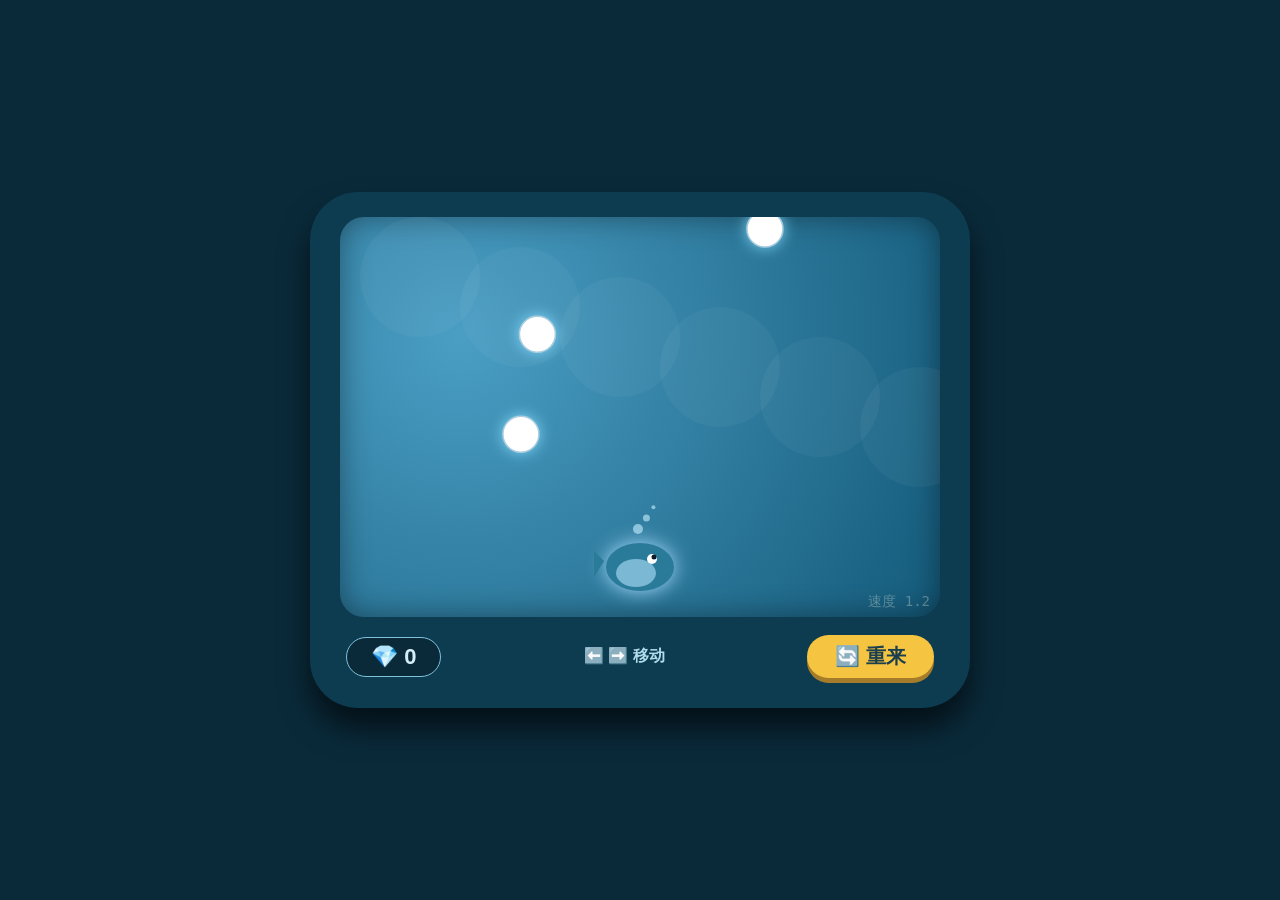
<file: projects/minigame/jinyu.html>
<!DOCTYPE html>
<!-- 声明文档类型为 HTML5，让浏览器按标准模式解析 -->
<html lang="zh">
<!-- 设置页面语言为中文，方便搜索引擎和屏幕阅读器 -->

<head>
    <!-- 头部区域，存放网页配置信息，不会在窗口中显示 -->
    <meta charset="UTF-8">
    <!-- 字符编码设为 UTF-8，保证所有中文和特殊符号正常显示 -->
    <meta name="viewport" content="width=device-width, initial-scale=1.0">
    <!-- 让网页在手机上自适应宽度，初始缩放为 1 倍 -->
    <title>🐋 鲸鱼吞珍珠</title>
    <!-- 浏览器标签页上显示的标题 -->

    <style>
        /* ===== CSS 样式开始 ===== */

        /* ----- 全局重置：清除浏览器默认边距，让所有元素从零开始 ----- */
        * {
            margin: 0;
            /* 去掉所有元素的外边距（到父容器边缘的距离） */
            padding: 0;
            /* 去掉所有元素的内边距（内部留白） */
            box-sizing: border-box;
            /* 让元素的宽高包含边框和内边距，方便尺寸控制 */
            user-select: none;
            /* 禁止用户选中页面文字，防止玩游戏时拖出蓝条 */
        }

        /* ----- 页面主体（body）样式 ----- */
        body {
            background: #0a2a3a;
            /* 深蓝色背景，衬托游戏面板 */
            min-height: 100vh;
            /* 高度至少占满整个浏览器窗口（100vh = 视口高度） */
            display: flex;
            /* 启用弹性布局，使子元素居中 */
            justify-content: center;
            /* 水平居中 */
            align-items: center;
            /* 垂直居中 */
            font-family: 'Segoe UI', sans-serif;
            /* 优先使用 Segoe UI 字体，否则用系统无衬线字体 */
        }

        /* ----- 游戏主面板（大外框） ----- */
        .game-wrapper {
            background: #0d3b4f;
            /* 面板背景：墨蓝色 */
            padding: 25px 30px 30px;
            /* 内边距：上 25px，左右 30px，下 30px，让内容不贴边 */
            border-radius: 48px;
            /* 圆角半径 48px，使边框圆润 */
            box-shadow: 0 20px 30px rgba(0, 0, 0, 0.6);
            /* 外阴影：垂直偏移20px，模糊30px，半透明黑色，制造立体感 */
        }

        /* ----- 画布（游戏画面区域） ----- */
        canvas {
            display: block;
            /* 让画布成为块级元素，方便居中 */
            border-radius: 24px;
            /* 画布四角圆润 */
            background: radial-gradient(circle at 20% 30%, #4a9ec4, #145a7a);
            /* 画布背景：从左上角亮蓝到深蓝的径向渐变，模拟深海光晕 */
            width: 600px;
            /* CSS 显示宽度（必须与 canvas 标签的 width 属性一致） */
            height: 400px;
            /* CSS 显示高度（必须与 canvas 标签的 height 属性一致） */
            box-shadow: inset 0 0 30px rgba(0, 0, 0, 0.4);
            /* 内阴影，让画布边缘有凹陷的深海感 */
        }

        /* ----- 底部信息面板（分数 + 提示 + 按钮） ----- */
        .info-panel {
            display: flex;
            /* 弹性布局，让子元素水平排列 */
            justify-content: space-between;
            /* 左右两端对齐（分数在左，按钮在右） */
            align-items: center;
            /* 垂直居中 */
            margin-top: 18px;
            /* 与画布保持 18px 距离 */
            color: #d4edf8;
            /* 文字颜色：淡蓝白色 */
            font-weight: bold;
            /* 文字加粗 */
            font-size: 22px;
            /* 字号 22px */
            padding: 0 6px;
            /* 左右各留 6px 内边距 */
        }

        /* ----- 分数显示框（胶囊状） ----- */
        .score-box {
            background: #0a2a3a;
            /* 深色背景，让白色数字更醒目 */
            padding: 6px 24px;
            /* 内边距：上下6px，左右24px，形成长条状 */
            border-radius: 40px;
            /* 大圆角变成胶囊形状 */
            border: 1px solid #7fc1db;
            /* 浅蓝色描边，增加精致感 */
        }

        /* ----- “重来”按钮样式 ----- */
        .btn-restart {
            background: #f5c542;
            /* 金黄色背景 */
            border: none;
            /* 去掉默认边框 */
            font-size: 20px;
            /* 文字大小 20px */
            font-weight: bold;
            /* 加粗 */
            padding: 8px 28px;
            /* 内边距：上下8px，左右28px */
            border-radius: 40px;
            /* 大圆角 */
            color: #1b3f4d;
            /* 文字颜色：深蓝色 */
            box-shadow: 0 5px 0 #a57d2a;
            /* 底部厚阴影，模拟 3D 凸起效果 */
            cursor: pointer;
            /* 鼠标悬停时变为手指形状 */
        }

        /* 按钮被点击（按下）时的样式 */
        .btn-restart:active {
            transform: translateY(5px);
            /* 整体向下移动 5px，模拟按下去的物理感 */
            box-shadow: 0 1px 0 #a57d2a;
            /* 阴影变薄，配合下移 */
        }

        /* ----- 操作提示文字（← → 移动） ----- */
        .hint {
            color: #b0dcec;
            /* 淡蓝色，略柔和 */
            font-size: 16px;
            /* 字号稍小，作为辅助信息 */
        }

        /* ----- 手机屏幕适配（响应式） ----- */
        @media (max-width: 680px) {
            /* 当屏幕宽度小于 680px（手机）时执行以下样式 */
            canvas {
                width: 90vw;
                /* 画布宽度占屏幕宽度的 90% */
                height: calc(90vw * 0.66);
                /* 高度按比例计算（原比例 400/600≈0.66） */
            }
            .game-wrapper {
                padding: 15px;
                /* 面板内边距缩小，节省屏幕空间 */
            }
            .info-panel {
                font-size: 18px;
                /* 文字缩小 */
                flex-wrap: wrap;
                /* 允许子元素换行 */
                gap: 10px;
                /* 子元素之间的间距 */
                justify-content: center;
                /* 居中排列 */
            }
        }
    </style>
    <!-- CSS 样式结束 -->

</head>

<body>
    <!-- 页面主体开始 -->

    <!-- 游戏主面板 -->
    <div class="game-wrapper">

        <!-- 画布，id 让 JavaScript 能轻松找到它 -->
        <!-- width/height 是逻辑尺寸，必须与 CSS 的 width/height 完全一致（600x400），否则会拉伸模糊 -->
        <canvas id="gameCanvas" width="600" height="400"></canvas>

        <!-- 底部控制区 -->
        <div class="info-panel">
            <!-- 左边分数显示，💎 是图标，<span> 里的数字由 JavaScript 更新 -->
            <span class="score-box">💎 <span id="scoreDisplay">0</span></span>
            <!-- 中间操作提示 -->
            <span class="hint">⬅️ ➡️ 移动</span>
            <!-- 右边“重来”按钮，点击触发 JavaScript 的 resetGame 函数 -->
            <button class="btn-restart" id="restartBtn">🔄 重来</button>
        </div>
    </div>

    <!-- ======================== JavaScript 开始 ======================== -->
    <script>
        // ----- 第1步：获取画布和绘图上下文 -----
        // 通过 id 找到画布元素，存到 canvas 变量中
        const canvas = document.getElementById('gameCanvas');
        // 获取 2D 绘图上下文（相当于拿到画笔），所有绘图命令都通过 ctx 执行
        const ctx = canvas.getContext('2d');
        // 找到显示分数的 <span> 元素，后续更新分数用
        const scoreSpan = document.getElementById('scoreDisplay');

        // ----- 第2步：固定尺寸参数（游戏世界的宽度/高度/碰撞半径） -----
        const W = 600; // 逻辑宽度（与画布属性一致）
        const H = 400; // 逻辑高度
        const WHALE_RADIUS = 28; // 鲸鱼的碰撞半径（比视觉略小，手感更宽容）
        const ITEM_RADIUS = 18; // 珍珠/海胆的碰撞半径

        // ----- 第3步：游戏动态数据（会随着运行而变化） -----
        let whale = { x: W / 2, y: H - 50 };
        // 鲸鱼位置：x 水平居中，y 在底部向上 50px 处

        let items = [];
        // 空数组，用来存放当前屏幕上所有的掉落物品（每个物品是一个对象）

        let score = 0;
        // 当前得分，初始为 0

        let gameOver = false;
        // 游戏是否结束？false 表示进行中，true 表示已结束

        // ----- 第4步：速度控制（难度调节） -----
        // ***** 重点修改：基础速度从 1.8 降至 1.2，让游戏更轻松 *****
        let baseSpeed = 1.2;
        // 基础下落速度（每帧移动 1.2 像素），这是游戏开始时的速度

        let currentSpeed = baseSpeed;
        // 当前实际速度，会随着分数增加而逐渐提升

        const MAX_SPEED = 6.0;
        // 最高速度上限，防止后期快得无法反应

        // ----- 第5步：物品生成控制 -----
        let frameCounter = 0;
        // 帧计数器，每执行一次 update 函数就加 1

        const SPAWN_RATE = 32;
        // 每累计 32 帧生成一个新物品（数值越大，生成间隔越长，掉落越稀疏）

        // ----- 第6步：键盘控制 -----
        let leftPressed = false;
        // 左箭头是否被按住（true=按住中，false=松开）

        let rightPressed = false;
        // 右箭头是否被按住

        const MOVE_SPEED = 5;
        // 鲸鱼左右移动速度（每帧移动 5 像素）

        // ----- 第7步：辅助函数 —— 更新屏幕上的分数显示 -----
        function updateScoreDisplay() {
            // 将变量 score 的值填入 <span> 标签中
            scoreSpan.textContent = score;
        }

        // ----- 第8步：重置游戏（重新开局） -----
        function resetGame() {
            // 将鲸鱼移回中央
            whale.x = W / 2;
            // 清空所有物品
            items = [];
            // 分数归零
            score = 0;
            // 取消结束状态
            gameOver = false;
            // 速度恢复初始值
            currentSpeed = baseSpeed;
            // 帧计数器归零
            frameCounter = 0;
            // 松开所有按键（避免重置后鲸鱼还朝一边跑）
            leftPressed = false;
            rightPressed = false;
            // 刷新分数显示为 0
            updateScoreDisplay();

            // 开局赠送两颗珍珠，让玩家一开始有事可做，不会空等
            for (let i = 0; i < 2; i++) {
                spawnItem(); // 调用生成函数，在 items 数组末尾添加一个新物品
                const lastIndex = items.length - 1; // 获取刚添加物品的索引
                items[lastIndex].y = 50 + i * 100; // 手动设置它的垂直位置，让两颗珍珠错开高度
            }
        }

        // ----- 第9步：生成一个物品（珍珠或海胆） -----
        function spawnItem() {
            // 随机生成水平坐标 x，范围 30~570，避免贴边
            const x = 30 + Math.random() * (W - 60);
            // 80% 概率生成珍珠，20% 概率生成海胆
            const isPearl = Math.random() < 0.8;
            // 将新物品对象添加到 items 数组末尾
            items.push({
                x: x, // 水平位置
                y: -ITEM_RADIUS, // 垂直位置在顶部之外（-18px），这样它会从上方掉入
                type: isPearl ? 'pearl' : 'urchin', // 类型标记
                radius: ITEM_RADIUS // 碰撞半径
            });
        }

        // ----- 第10步：碰撞检测（判断鲸鱼是否碰到物品） -----
        function checkCollision(wx, wy, item) {
            // 计算鲸鱼圆心和物品圆心的距离（勾股定理）
            const dx = wx - item.x;
            const dy = wy - item.y;
            const dist = Math.sqrt(dx * dx + dy * dy);
            // 如果距离小于两者半径之和，说明发生了碰撞，返回 true
            return dist < WHALE_RADIUS + item.radius;
        }

        // ----- 第11步：核心更新函数（每帧执行一次） -----
        function update() {
            // 如果游戏已结束，直接返回，不进行任何更新（画面冻结）
            if (gameOver) return;

            // 11-A 鲸鱼移动（响应键盘）
            if (leftPressed && whale.x - WHALE_RADIUS > 0) {
                // 如果左键按住且未超出左边界，向左移动
                whale.x -= MOVE_SPEED;
            }
            if (rightPressed && whale.x + WHALE_RADIUS < W) {
                // 如果右键按住且未超出右边界，向右移动
                whale.x += MOVE_SPEED;
            }

            // 11-B 生成新物品（按帧计数）
            frameCounter++;
            if (frameCounter >= SPAWN_RATE) {
                spawnItem(); // 生成一个
                frameCounter = 0; // 重置计数器
            }

            // 11-C 遍历所有物品（从后往前，因为可能会删除元素）
            for (let i = items.length - 1; i >= 0; i--) {
                const item = items[i];
                // 安全保护：如果 item 不存在，跳过本次循环
                if (!item) continue;

                // 物品下落（y 坐标增加）
                item.y += currentSpeed;

                // 11-D 碰撞检测：鲸鱼 vs 当前物品
                if (checkCollision(whale.x, whale.y, item)) {
                    if (item.type === 'pearl') {
                        // 吃到珍珠：加 10 分
                        score += 10;
                        updateScoreDisplay();
                        // 每得 20 分，且速度未达上限，就增加 0.25（温和加速）
                        if (score % 20 === 0 && currentSpeed < MAX_SPEED) {
                            currentSpeed = Math.min(MAX_SPEED, currentSpeed + 0.25);
                        }
                    } else {
                        // 吃到海胆：扣 5 分（容错，不会结束游戏）
                        score -= 5;
                        updateScoreDisplay();
                    }
                    // 碰撞后物品消失
                    items.splice(i, 1);
                    continue; // 跳过底部检测
                }

                // 11-E 底部边界检测（唯一游戏结束条件：漏掉珍珠）
                if (item.y - item.radius > H) {
                    // 物品底部超出画布底部
                    if (item.type === 'pearl') {
                        // 漏掉珍珠 → 游戏结束
                        gameOver = true;
                        items = []; // 清空物品，显示结束画面
                    } else {
                        // 海胆掉出底部，直接移除，无事发生
                        items.splice(i, 1);
                    }
                }
            }
        }

        // ----- 第12步：绘图函数（每帧重新绘制画面） -----
        function draw() {
            // 清空画布，擦除上一帧的所有内容
            ctx.clearRect(0, 0, W, H);

            // 12-A 绘制背景水纹（装饰）
            ctx.fillStyle = 'rgba(255,255,255,0.04)'; // 极淡的半透明白色
            for (let i = 0; i < 6; i++) {
                ctx.beginPath();
                ctx.arc(80 + i * 100, 60 + i * 30, 60, 0, Math.PI * 2);
                ctx.fill(); // 填充半透明圆
            }

            // 12-B 绘制所有物品（珍珠/海胆）
            items.forEach(item => {
                if (item.type === 'pearl') {
                    // 画珍珠（白色带光泽）
                    ctx.beginPath();
                    ctx.arc(item.x, item.y, ITEM_RADIUS, 0, Math.PI * 2);
                    ctx.fillStyle = '#ffffff'; // 纯白
                    ctx.shadowColor = '#88ddff'; // 淡蓝外发光
                    ctx.shadowBlur = 15;
                    ctx.fill();
                    ctx.shadowBlur = 0;
                    // 高光（左上角小亮点）
                    ctx.beginPath();
                    ctx.arc(item.x - 5, item.y - 6, 5, 0, Math.PI * 2);
                    ctx.fillStyle = 'rgba(255,255,255,0.8)';
                    ctx.fill();
                    // 浅蓝色描边
                    ctx.strokeStyle = '#aaccdd';
                    ctx.lineWidth = 1.5;
                    ctx.beginPath();
                    ctx.arc(item.x, item.y, ITEM_RADIUS, 0, Math.PI * 2);
                    ctx.stroke();
                } else {
                    // 画海胆（棕色带刺）
                    ctx.beginPath();
                    ctx.arc(item.x, item.y, ITEM_RADIUS, 0, Math.PI * 2);
                    ctx.fillStyle = '#8b5a2b'; // 深棕色
                    ctx.shadowColor = '#ff884d'; // 橙色外发光
                    ctx.shadowBlur = 12;
                    ctx.fill();
                    ctx.shadowBlur = 0;
                    // 画刺（8 根短线条）
                    ctx.strokeStyle = '#5a3a1a';
                    ctx.lineWidth = 2;
                    for (let a = 0; a < Math.PI * 2; a += Math.PI / 4) {
                        const x1 = item.x + Math.cos(a) * (ITEM_RADIUS - 2);
                        const y1 = item.y + Math.sin(a) * (ITEM_RADIUS - 2);
                        const x2 = item.x + Math.cos(a) * (ITEM_RADIUS + 6);
                        const y2 = item.y + Math.sin(a) * (ITEM_RADIUS + 6);
                        ctx.beginPath();
                        ctx.moveTo(x1, y1);
                        ctx.lineTo(x2, y2);
                        ctx.stroke();
                    }
                    // 深棕色描边
                    ctx.strokeStyle = '#4a2a10';
                    ctx.lineWidth = 1.5;
                    ctx.beginPath();
                    ctx.arc(item.x, item.y, ITEM_RADIUS, 0, Math.PI * 2);
                    ctx.stroke();
                }
            });

            // 12-C 绘制鲸鱼（主角）
            // 身体（扁椭圆）
            ctx.shadowColor = '#aaddff';
            ctx.shadowBlur = 20;
            ctx.beginPath();
            ctx.ellipse(whale.x, whale.y, WHALE_RADIUS + 6, WHALE_RADIUS - 4, 0, 0, Math.PI * 2);
            ctx.fillStyle = '#2a7a9a'; // 蓝灰色
            ctx.fill();
            ctx.shadowBlur = 0;

            // 肚皮（浅色区域，在身体下方）
            ctx.beginPath();
            ctx.ellipse(whale.x - 4, whale.y + 6, WHALE_RADIUS - 8, WHALE_RADIUS - 14, 0, 0, Math.PI * 2);
            ctx.fillStyle = '#7ab8d4'; // 亮蓝色
            ctx.fill();

            // 眼睛（白色眼白 + 黑色瞳孔）
            ctx.beginPath();
            ctx.arc(whale.x + 12, whale.y - 8, 5, 0, Math.PI * 2);
            ctx.fillStyle = 'white';
            ctx.fill();
            ctx.beginPath();
            ctx.arc(whale.x + 14, whale.y - 10, 2.5, 0, Math.PI * 2);
            ctx.fillStyle = '#0a1a2a';
            ctx.fill();

            // 尾巴（左侧三角形）
            ctx.fillStyle = '#2a7a9a';
            ctx.beginPath();
            ctx.moveTo(whale.x - WHALE_RADIUS - 8, whale.y - 6);
            ctx.lineTo(whale.x - WHALE_RADIUS - 18, whale.y - 16);
            ctx.lineTo(whale.x - WHALE_RADIUS - 18, whale.y + 10);
            ctx.closePath();
            ctx.fill();

            // 喷水（三个动态小气泡）
            ctx.fillStyle = 'rgba(200,240,255,0.6)';
            for (let i = 0; i < 3; i++) {
                const angle = Date.now() / 500 + i * 0.8; // 时间变化产生摆动
                const bx = whale.x - 6 + i * 10 + Math.sin(angle) * 4;
                const by = whale.y - WHALE_RADIUS - 8 - i * 12 + Math.cos(angle * 0.5) * 3;
                ctx.beginPath();
                ctx.arc(bx, by, 5 - i * 1.5, 0, Math.PI * 2);
                ctx.fill();
            }
            ctx.shadowBlur = 0;

            // 12-D 游戏结束遮罩（如果 gameOver 为 true）
            if (gameOver) {
                // 半透明黑色覆盖层
                ctx.fillStyle = 'rgba(0,0,0,0.65)';
                ctx.fillRect(0, 0, W, H);
                // 大标题（金色）
                ctx.shadowBlur = 20;
                ctx.shadowColor = '#000';
                ctx.font = 'bold 56px "Segoe UI", sans-serif';
                ctx.fillStyle = '#ffdd77';
                ctx.textAlign = 'center';
                ctx.textBaseline = 'middle';
                ctx.fillText('💔 漏掉珍珠啦！', W / 2, H / 2 - 30);
                // 副标题（淡蓝色）
                ctx.font = '28px sans-serif';
                ctx.fillStyle = '#d4edf8';
                ctx.fillText('点击 "重来" 继续挑战', W / 2, H / 2 + 50);
                ctx.shadowBlur = 0;
            }

            // 12-E 右下角显示当前速度（方便玩家了解难度）
            ctx.font = '14px monospace';
            ctx.fillStyle = 'rgba(255,255,240,0.3)';
            ctx.textAlign = 'right';
            ctx.textBaseline = 'bottom';
            ctx.fillText('速度 ' + currentSpeed.toFixed(1), W - 10, H - 8);
        }

        // ----- 第13步：游戏循环（无限循环，约 60 帧/秒） -----
        function gameLoop() {
            update(); // 更新数据
            draw(); // 重新绘制
            requestAnimationFrame(gameLoop); // 请求下一帧
        }

        // ----- 第14步：键盘事件绑定 -----
        function keydownHandler(e) {
            const key = e.key;
            if (key === 'ArrowLeft') {
                leftPressed = true;
                e.preventDefault(); // 阻止页面滚动
            } else if (key === 'ArrowRight') {
                rightPressed = true;
                e.preventDefault();
            }
            // 彩蛋：按 R 键快速重置
            if (key === 'r' || key === 'R') {
                resetGame();
                e.preventDefault();
            }
        }

        function keyupHandler(e) {
            const key = e.key;
            if (key === 'ArrowLeft') {
                leftPressed = false;
                e.preventDefault();
            } else if (key === 'ArrowRight') {
                rightPressed = false;
                e.preventDefault();
            }
        }

        // 当浏览器窗口失去焦点（比如切换到其他软件）时，强制松开按键
        function resetKeys() {
            leftPressed = false;
            rightPressed = false;
        }

        // ----- 第15步：初始化游戏（一切从这里开始） -----
        function init() {
            resetGame(); // 重置所有数据，并赠送两颗珍珠

            // 监听键盘事件
            window.addEventListener('keydown', keydownHandler);
            window.addEventListener('keyup', keyupHandler);
            // 监听窗口失去焦点事件
            window.addEventListener('blur', resetKeys);

            // 监听“重来”按钮的点击
            document.getElementById('restartBtn').addEventListener('click', resetGame);

            // 启动游戏循环
            gameLoop();
        }

        // 执行初始化，游戏正式开始！
        init();
    </script>
    <!-- JavaScript 结束 -->

</body>
</html>
</file>
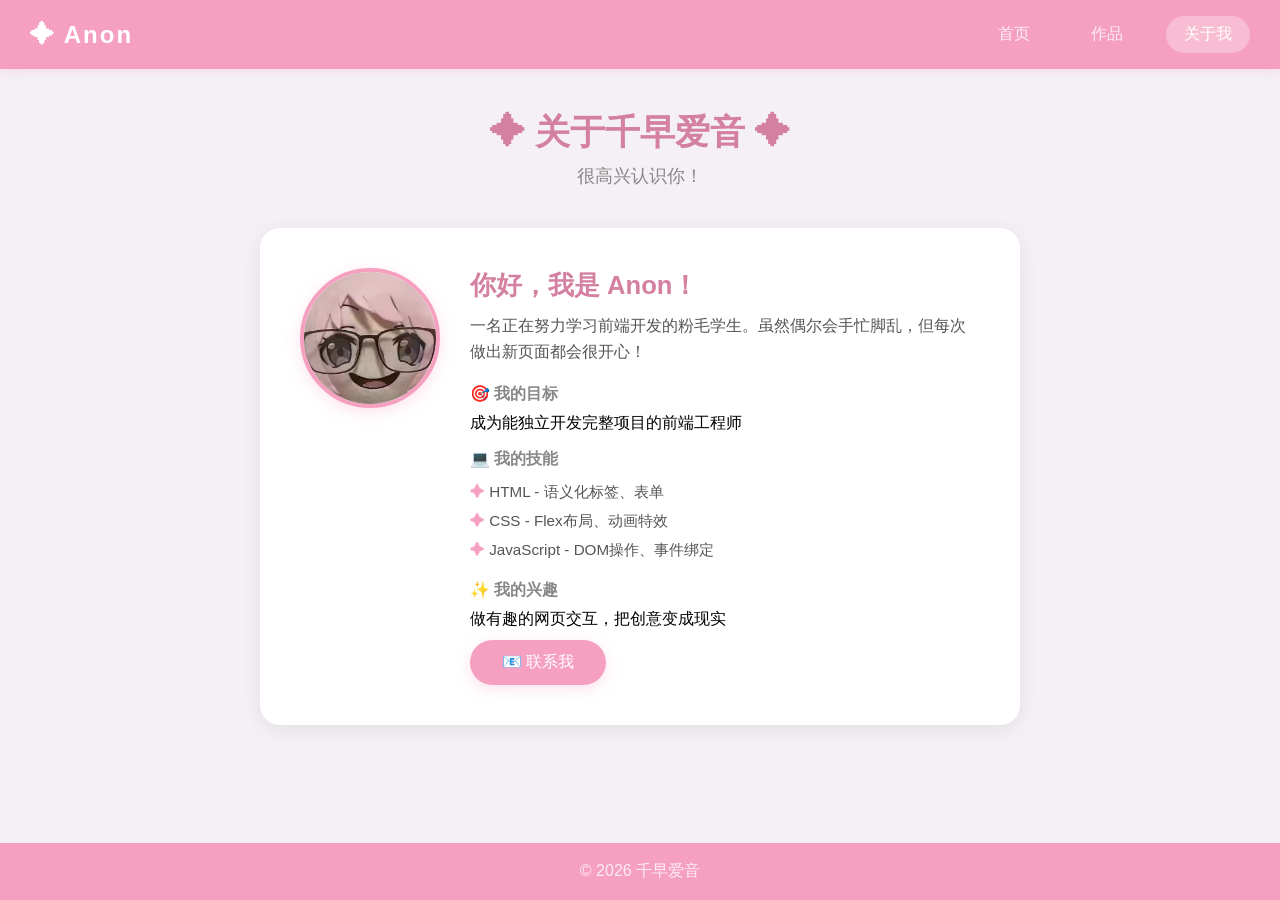
<file: projects/portfolio/about.html>
<!DOCTYPE html>
<html lang="zh-CN">
<head>
    <meta charset="UTF-8">
    <title>千早爱音 - 关于我</title>
    <link rel="stylesheet" href="css/style.css">
</head>
<body>
    <header>
        <div class="logo">✦ Anon</div>
        <nav>
            <a href="index.html">首页</a>
            <a href="works.html">作品</a>
            <a href="about.html" class="active">关于我</a>
        </nav>
    </header>

    <section class="page-hero">
        <h2>✦ 关于千早爱音 ✦</h2>
        <p>很高兴认识你！</p>
    </section>

    <div class="about-container">
        <div class="about-card">
            <div class="about-avatar">
                <img src="images/avatar.jpg" alt="千早爱音头像">
            </div>
            <div class="about-info">
                <h3>你好，我是 Anon！</h3>
                <p class="about-bio">一名正在努力学习前端开发的粉毛学生。虽然偶尔会手忙脚乱，但每次做出新页面都会很开心！</p>
                
                <div class="about-skills">
                    <h4>🎯 我的目标</h4>
                    <p>成为能独立开发完整项目的前端工程师</p>
                    
                    <h4>💻 我的技能</h4>
                    <ul>
                        <li>HTML - 语义化标签、表单</li>
                        <li>CSS - Flex布局、动画特效</li>
                        <li>JavaScript - DOM操作、事件绑定</li>
                    </ul>
                    
                    <h4>✨ 我的兴趣</h4>
                    <p>做有趣的网页交互，把创意变成现实</p>
                </div>
                
                <button onclick="contact()" class="btn-primary">📧 联系我</button>
            </div>
        </div>
    </div>

    <footer>© 2026 千早爱音</footer>
    <script src="js/main.js"></script>
</body>
</html>
</file>
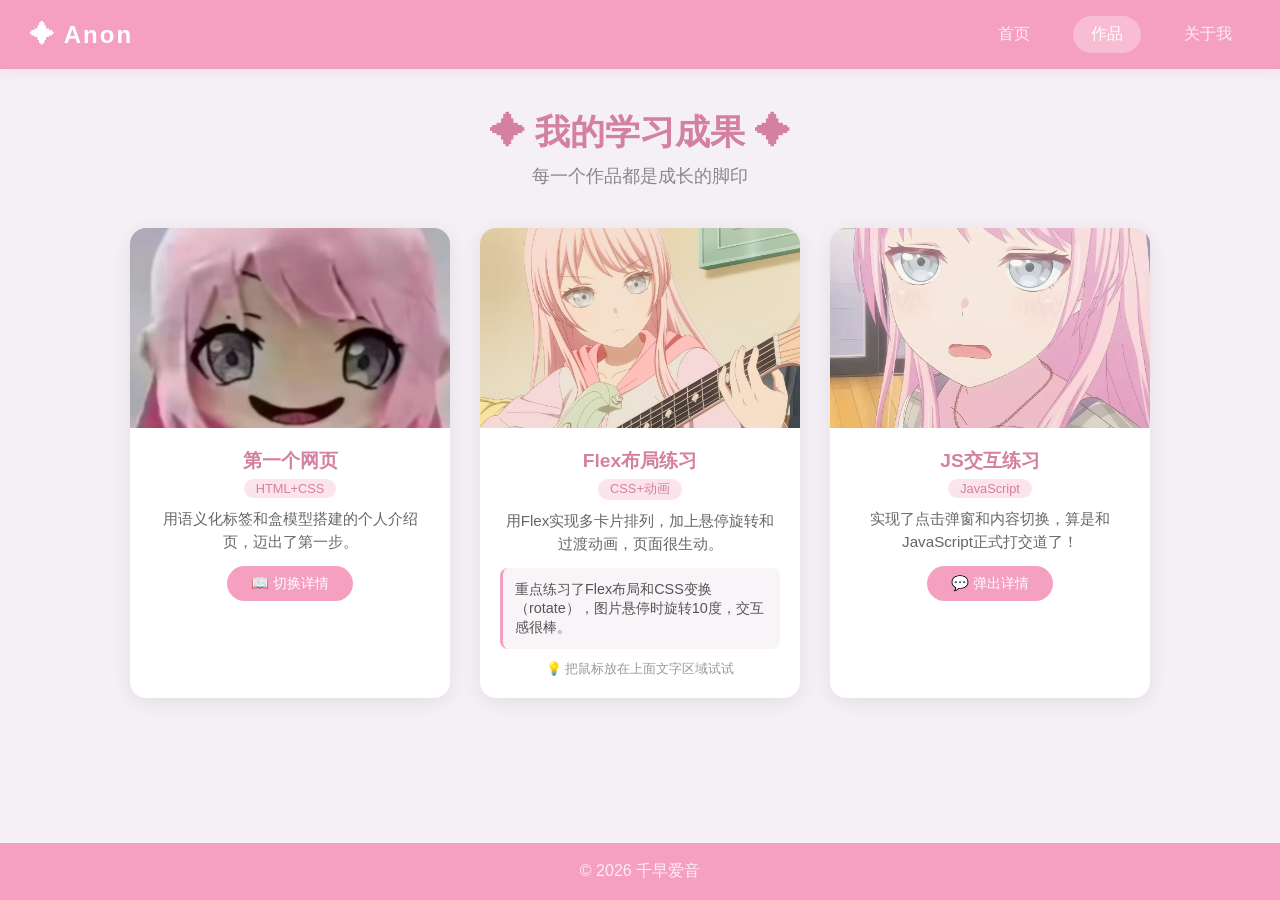
<file: projects/portfolio/works.html>
<!DOCTYPE html>
<html lang="zh-CN">
<head>
    <meta charset="UTF-8">
    <title>千早爱音 - 作品</title>
    <link rel="stylesheet" href="css/style.css">
</head>
<body>
    <header>
        <div class="logo">✦ Anon</div>
        <nav>
            <a href="index.html">首页</a>
            <a href="works.html" class="active">作品</a>
            <a href="about.html">关于我</a>
        </nav>
    </header>

    <section class="page-hero">
        <h2>✦ 我的学习成果 ✦</h2>
        <p>每一个作品都是成长的脚印</p>
    </section>

    <div class="works-container">
        <div class="works-grid">
            <!-- 作品1 - 图片缩放放大 -->
            <div class="card">
                <div class="card-img effect-zoom">
                    <img src="images/1.jpg" alt="作品1">
                </div>
                <div class="card-body">
                    <h3>第一个网页</h3>
                    <p class="card-tag">HTML+CSS</p>
                    <p class="card-desc">用语义化标签和盒模型搭建的个人介绍页，迈出了第一步。</p>
                    <div id="detail1" class="card-detail" style="display:none;">
                        这个项目使用了语义化标签、盒模型和基础样式，是我学习前端的第一份完整作业。
                    </div>
                    <button onclick="toggleDetail('detail1')" class="btn-card">📖 切换详情</button>
                </div>
            </div>

            <!-- 作品2 - 图片旋转+缩放 -->
            <div class="card">
                <div class="card-img effect-rotate">
                    <img src="images/2.jpg" alt="作品2">
                </div>
                <div class="card-body">
                    <h3>Flex布局练习</h3>
                    <p class="card-tag">CSS+动画</p>
                    <p class="card-desc">用Flex实现多卡片排列，加上悬停旋转和过渡动画，页面很生动。</p>
                    <div id="detail2" class="card-detail hover-highlight">
                        重点练习了Flex布局和CSS变换（rotate），图片悬停时旋转10度，交互感很棒。
                    </div>
                    <p style="font-size:0.8rem; color:#999; margin-top:5px;">💡 把鼠标放在上面文字区域试试</p>
                </div>
            </div>

            <!-- 作品3 - 图片翻转/镜面效果 -->
            <div class="card">
                <div class="card-img effect-flip">
                    <img src="images/3.jpg" alt="作品3">
                </div>
                <div class="card-body">
                    <h3>JS交互练习</h3>
                    <p class="card-tag">JavaScript</p>
                    <p class="card-desc">实现了点击弹窗和内容切换，算是和JavaScript正式打交道了！</p>
                    <button onclick="showDetailPopup()" class="btn-card">💬 弹出详情</button>
                </div>
            </div>
        </div>
    </div>

    <footer>© 2026 千早爱音</footer>
    <script src="js/main.js"></script>
</body>
</html>
</file>
<file: projects/portfolio/css/style.css>
/* ===== 全局重置 ===== */
* { margin: 0; padding: 0; box-sizing: border-box; }

body { 
    font-family: 'Segoe UI', Arial, sans-serif; 
    background: #f5f0f5; 
    min-height: 100vh; 
    display: flex; 
    flex-direction: column; 
}

/* ===== 导航栏 ===== */
header { 
    background: #f5a0c0; 
    padding: 16px 30px; 
    display: flex; 
    justify-content: space-between; 
    align-items: center;
    box-shadow: 0 2px 10px rgba(245,160,192,0.3);
}

.logo { 
    color: white; 
    font-size: 1.5rem; 
    font-weight: bold; 
    letter-spacing: 2px; 
}

nav { display: flex; gap: 25px; }
nav a { 
    color: rgba(255,255,255,0.8); 
    text-decoration: none; 
    padding: 8px 18px; 
    border-radius: 20px; 
    transition: all 0.3s; 
    font-weight: 500;
}
nav a:hover { 
    color: white; 
    background: rgba(255,255,255,0.25); 
    transform: translateY(-2px);
}
nav a.active { 
    background: rgba(255,255,255,0.3); 
    color: white; 
}

/* ===== 页脚 ===== */
footer { 
    background: #f5a0c0; 
    color: rgba(255,255,255,0.8); 
    text-align: center; 
    padding: 18px; 
    margin-top: auto; 
}

/* ============================================ */
/* ===== 首页样式 ===== */
/* ============================================ */

.hero {
    background-image: url('../images/bg.jpg');
    background-size: cover;
    background-position: center 30%;
    padding: 80px 20px;
    text-align: center;
    border-radius: 20px;
    margin: 30px auto 30px;
    max-width: 1000px;
    position: relative;
    box-shadow: 0 8px 30px rgba(0,0,0,0.1);
}

.hero::before {
    content: '';
    position: absolute;
    top: 0; left: 0; right: 0; bottom: 0;
    background: rgba(255,255,255,0.7);
    border-radius: 20px;
}

.hero-content { position: relative; z-index: 1; }
.hero h1 { 
    font-size: 3.5rem; 
    color: #d480a0; 
    margin-bottom: 10px; 
    text-shadow: 0 2px 8px rgba(255,255,255,0.9);
    background: none; padding: 0;
}
.hero .subtitle { 
    font-size: 1.3rem; 
    color: #555; 
    margin-bottom: 25px; 
    background: none; padding: 0;
}

.features {
    display: flex;
    flex-wrap: wrap;
    gap: 30px;
    justify-content: center;
    max-width: 1000px;
    margin: 0 auto 40px;
    padding: 0 20px;
}

.feature-item {
    background: white;
    flex: 1;
    min-width: 220px;
    max-width: 300px;
    padding: 30px 20px;
    border-radius: 16px;
    text-align: center;
    box-shadow: 0 4px 20px rgba(0,0,0,0.06);
    transition: all 0.3s ease;
    border-top: 4px solid #f5a0c0;
}
.feature-item:hover {
    transform: translateY(-8px);
    box-shadow: 0 8px 30px rgba(0,0,0,0.12);
}
.feature-item .icon { font-size: 2.8rem; margin-bottom: 15px; }
.feature-item h3 { color: #d480a0; margin-bottom: 10px; font-size: 1.2rem; }
.feature-item p { color: #666; font-size: 0.95rem; line-height: 1.6; }

/* ============================================ */
/* ===== 公共页面标题区 ===== */
/* ============================================ */

.page-hero {
    text-align: center;
    padding: 40px 20px 20px;
}
.page-hero h2 { 
    font-size: 2.2rem; 
    color: #d480a0; 
    margin-bottom: 8px; 
}
.page-hero p { color: #888; font-size: 1.1rem; }

/* ============================================ */
/* ===== 作品页样式 ===== */
/* ============================================ */

.works-container {
    max-width: 1100px;
    margin: 0 auto;
    padding: 20px;
}

.works-grid {
    display: flex;
    flex-wrap: wrap;
    gap: 30px;
    justify-content: center;
}

/* ===== 卡片通用样式 ===== */
.card {
    background: white;
    width: 320px;
    border-radius: 16px;
    box-shadow: 0 4px 20px rgba(0,0,0,0.08);
    overflow: hidden;
    transition: all 0.3s ease;
}
.card:hover {
    transform: translateY(-10px);
    box-shadow: 0 8px 35px rgba(0,0,0,0.15);
}

.card-img {
    width: 100%;
    height: 200px;
    overflow: hidden;
    border-radius: 12px 12px 0 0;
}
.card-img img {
    width: 100%;
    height: 100%;
    object-fit: cover;
}

.card-body {
    padding: 20px;
    text-align: center;
}
.card-body h3 { color: #d480a0; margin-bottom: 5px; font-size: 1.2rem; }
.card-tag {
    display: inline-block;
    background: #fce4ec;
    color: #d480a0;
    padding: 2px 12px;
    border-radius: 12px;
    font-size: 0.8rem;
    margin-bottom: 10px;
}
.card-desc { color: #666; font-size: 0.95rem; margin-bottom: 12px; line-height: 1.5; }
.card-detail {
    background: #f8f4f8;
    border-radius: 8px;
    padding: 12px;
    margin: 12px 0;
    font-size: 0.9rem;
    color: #555;
    text-align: left;
    border-left: 3px solid #f5a0c0;
}

.btn-card {
    background: #f5a0c0;
    color: white;
    border: none;
    padding: 8px 24px;
    border-radius: 20px;
    cursor: pointer;
    transition: all 0.3s ease;
    font-size: 0.9rem;
}
.btn-card:hover {
    background: #d480a0;
    transform: scale(1.05);
}

/* ===== 三种图片交互效果 ===== */

/* 作品1：缩放放大 */
.effect-zoom img {
    transition: transform 0.5s ease;
}
.effect-zoom:hover img {
    transform: scale(1.15);
}

/* 作品2：旋转+倾斜 */
.effect-rotate img {
    transition: transform 0.6s ease;
}
.effect-rotate:hover img {
    transform: rotate(12deg) scale(1.05);
}

/* 作品3：3D翻转 */
.effect-flip {
    perspective: 1000px;
}
.effect-flip img {
    transition: transform 0.6s ease;
}
.effect-flip:hover img {
    transform: rotateY(20deg) scale(1.05);
    box-shadow: 5px 5px 20px rgba(0,0,0,0.2);
}

/* ===== 作品2悬停变色（文字区域） ===== */
.hover-highlight {
    background: #f8f4f8;
    border-radius: 8px;
    padding: 12px;
    margin: 12px 0;
    font-size: 0.9rem;
    color: #555;
    text-align: left;
    border-left: 3px solid #f5a0c0;
    transition: all 0.4s ease;
}
.hover-highlight:hover {
    background: #fce4ec;
    border-left-color: #d480a0;
    transform: translateX(5px);
    box-shadow: 0 2px 10px rgba(245,160,192,0.2);
}

/* ============================================ */
/* ===== 关于我页样式 ===== */
/* ============================================ */

.about-container {
    max-width: 800px;
    margin: 20px auto 40px;
    padding: 0 20px;
}

.about-card {
    background: white;
    border-radius: 20px;
    padding: 40px;
    box-shadow: 0 4px 20px rgba(0,0,0,0.08);
    display: flex;
    flex-wrap: wrap;
    gap: 30px;
    align-items: flex-start;
}

.about-avatar {
    flex: 0 0 140px;
    text-align: center;
}
.about-avatar img {
    width: 140px;
    height: 140px;
    border-radius: 50%;
    object-fit: cover;
    border: 4px solid #f5a0c0;
    box-shadow: 0 4px 15px rgba(245,160,192,0.3);
}

.about-info {
    flex: 1;
    min-width: 250px;
}
.about-info h3 { color: #d480a0; font-size: 1.6rem; margin-bottom: 10px; }
.about-bio { color: #555; font-size: 1rem; line-height: 1.6; margin-bottom: 20px; }

.about-skills h4 { color: #888; margin: 15px 0 8px; font-size: 1rem; }
.about-skills ul {
    list-style: none;
    padding: 0;
}
.about-skills ul li {
    padding: 4px 0;
    color: #555;
    font-size: 0.95rem;
}
.about-skills ul li::before { content: "✦ "; color: #f5a0c0; }

/* ===== 通用按钮 ===== */
.btn-primary {
    background: #f5a0c0;
    color: white;
    border: none;
    padding: 12px 32px;
    border-radius: 30px;
    font-size: 1rem;
    cursor: pointer;
    transition: all 0.3s ease;
    box-shadow: 0 4px 15px rgba(245,160,192,0.3);
    display: inline-block;
    margin-top: 10px;
}
.btn-primary:hover {
    background: #d480a0;
    transform: scale(1.05) translateY(-3px);
    box-shadow: 0 6px 20px rgba(245,160,192,0.4);
}

/* ============================================ */
/* ===== 响应式 ===== */
/* ============================================ */

@media (max-width: 768px) {
    header { flex-direction: column; gap: 12px; padding: 12px 20px; }
    nav { gap: 15px; flex-wrap: wrap; justify-content: center; }
    .hero h1 { font-size: 2.5rem; }
    .hero { padding: 50px 20px; }
    .card { width: 100%; max-width: 350px; }
    .about-card { padding: 25px; flex-direction: column; align-items: center; }
    .about-avatar { flex: none; }
    .about-info { text-align: center; }
    .about-skills ul li::before { content: ""; }
}
</file>
